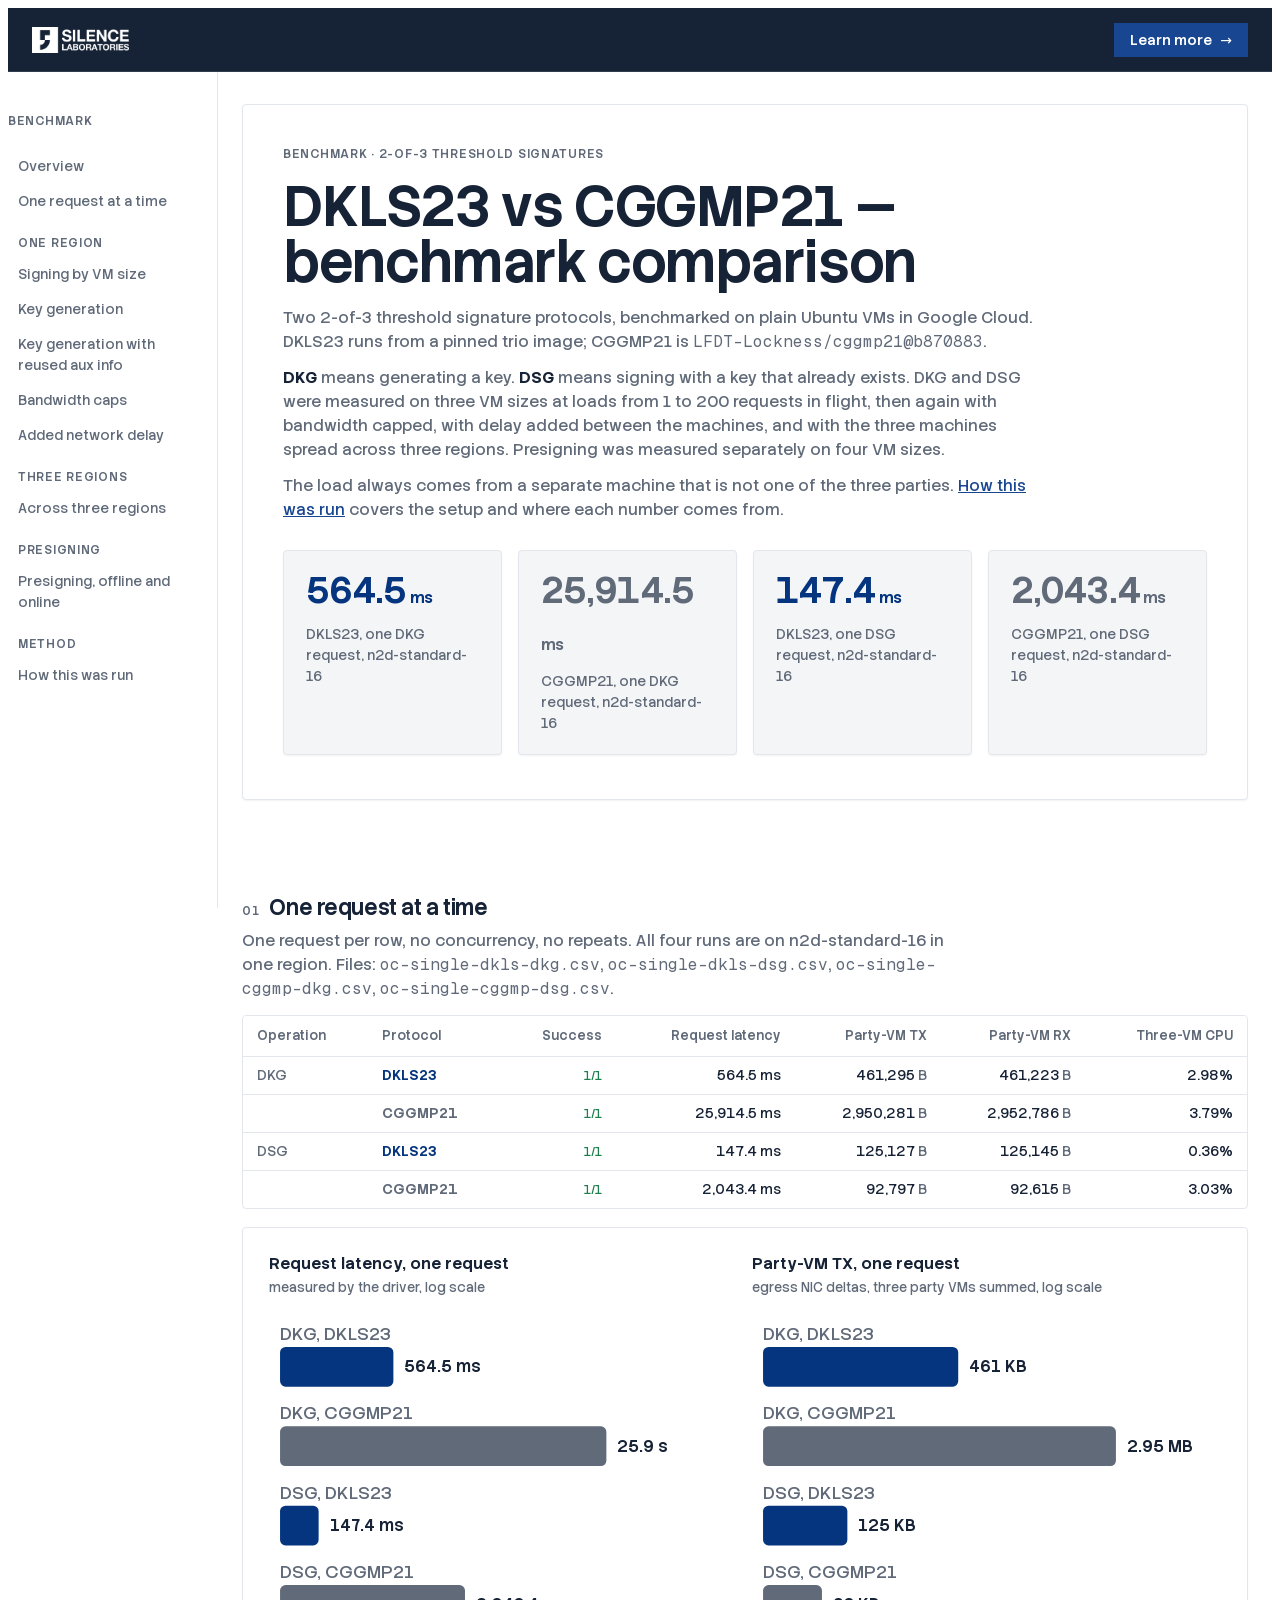
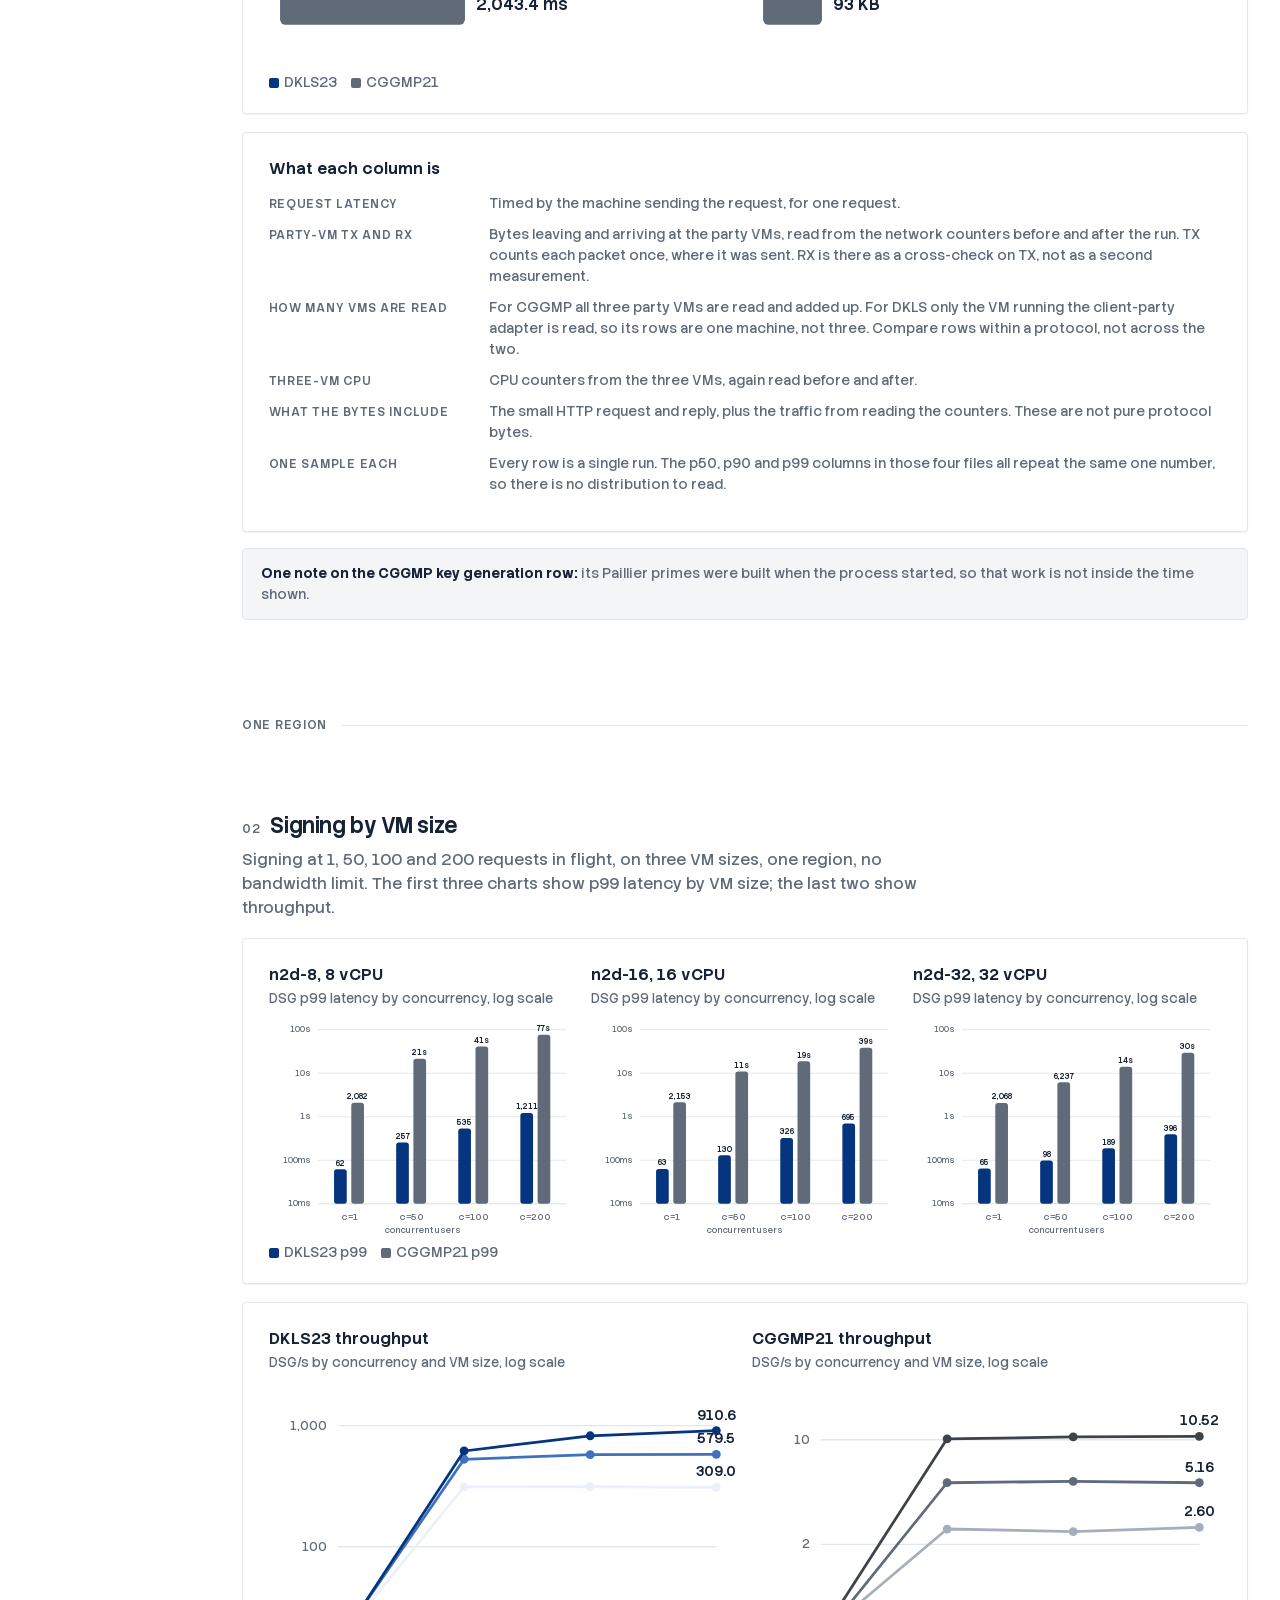
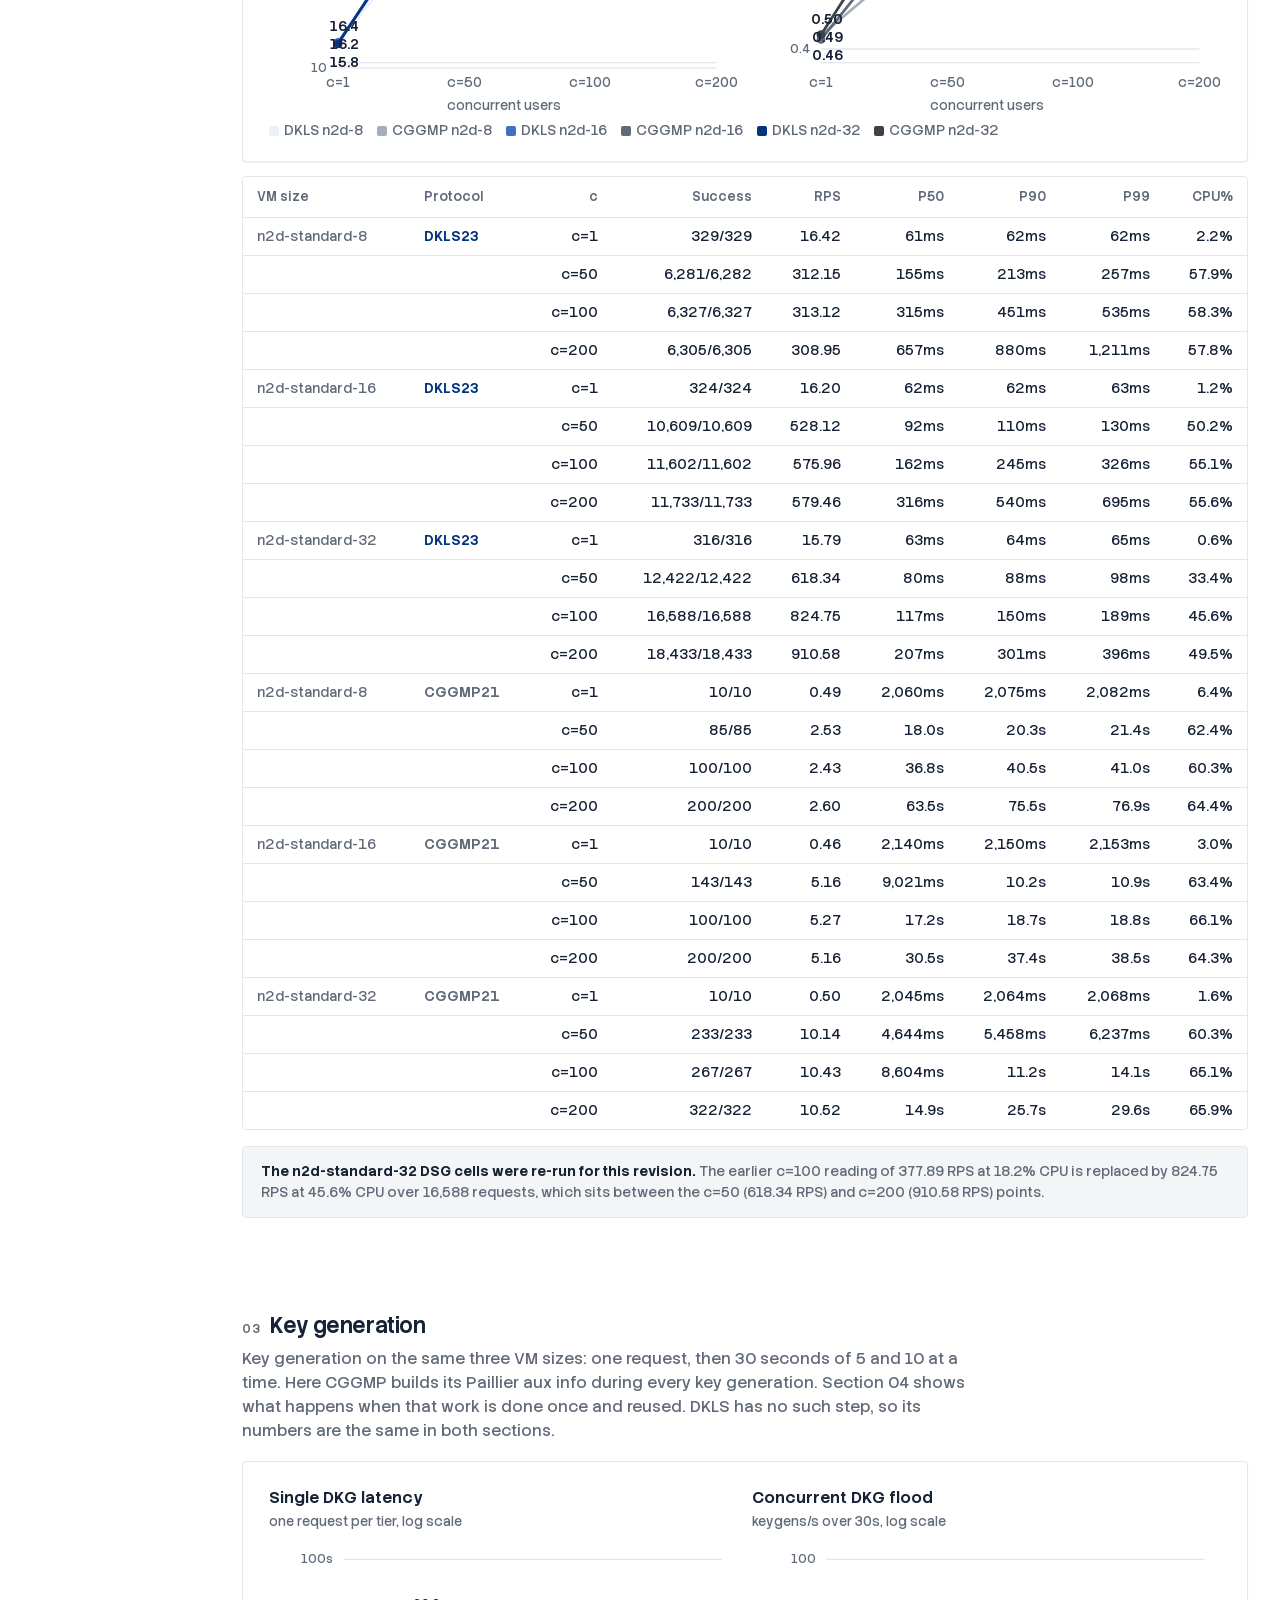
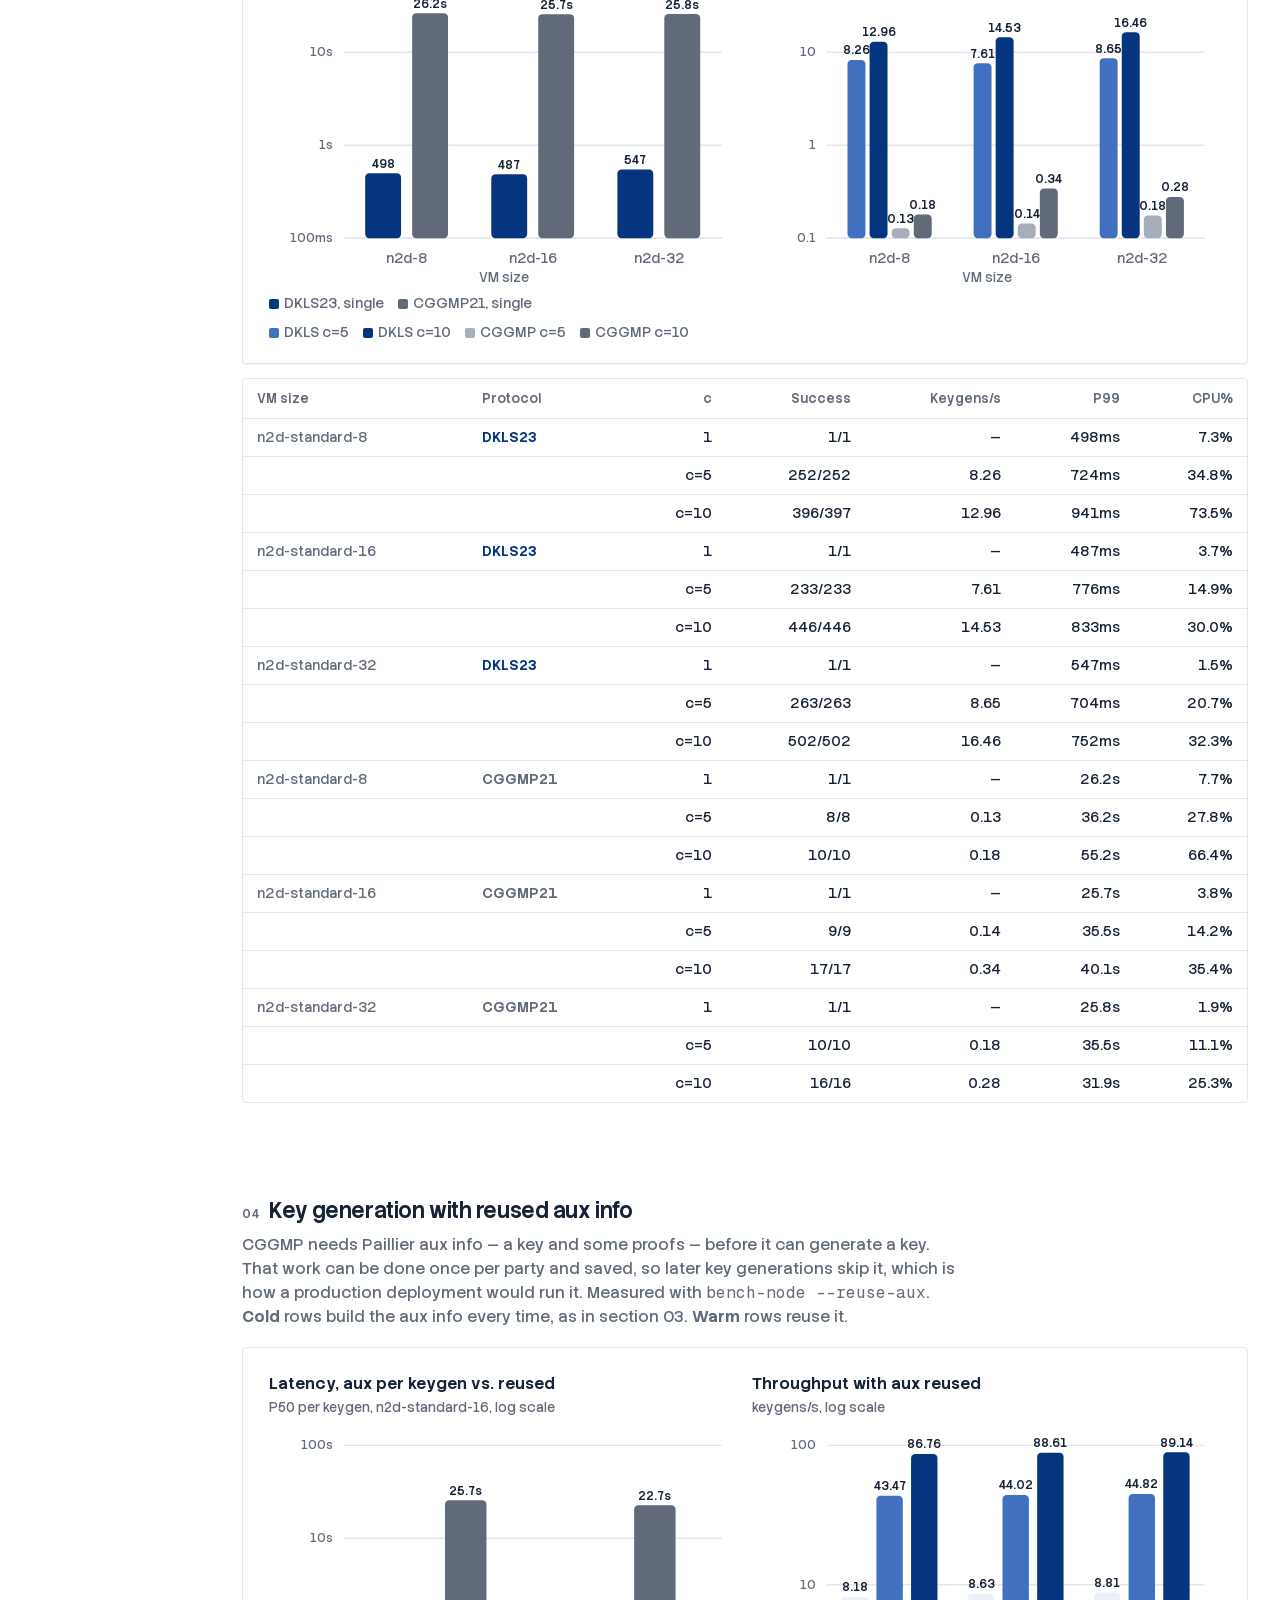
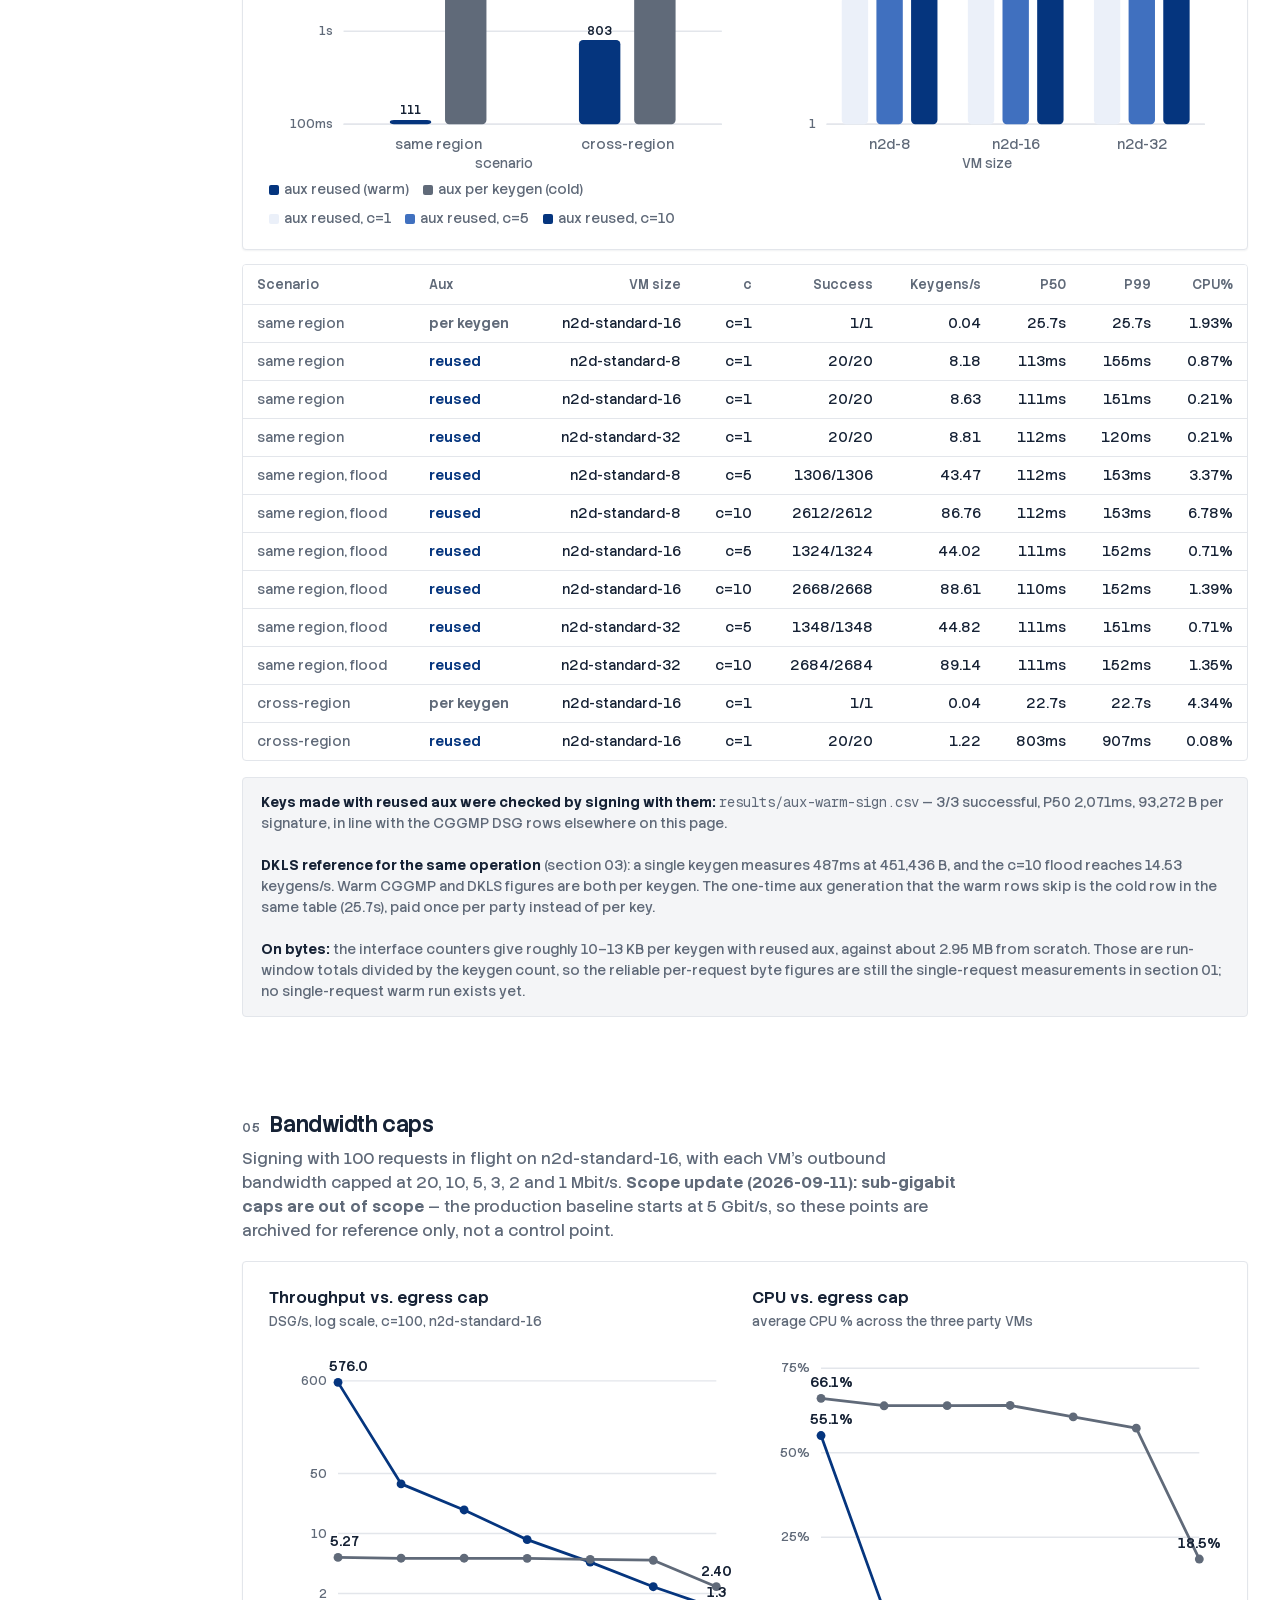
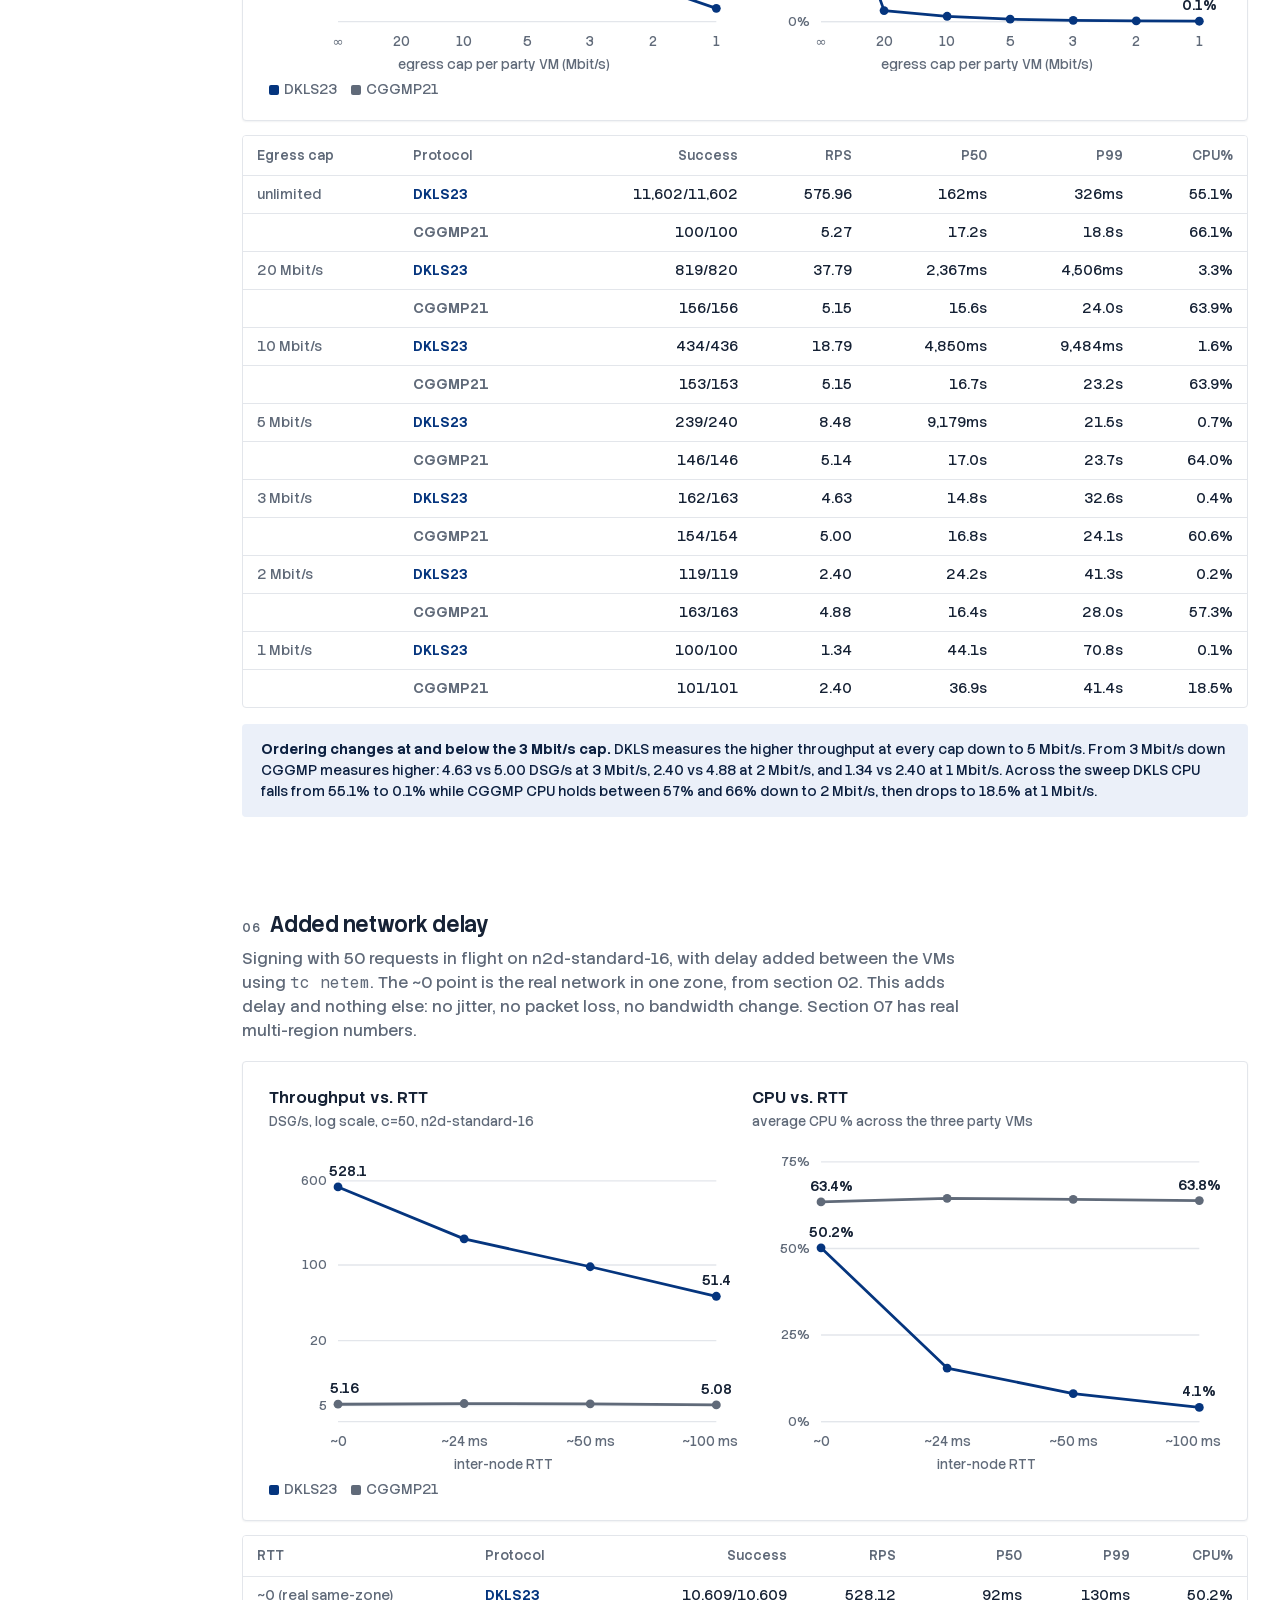
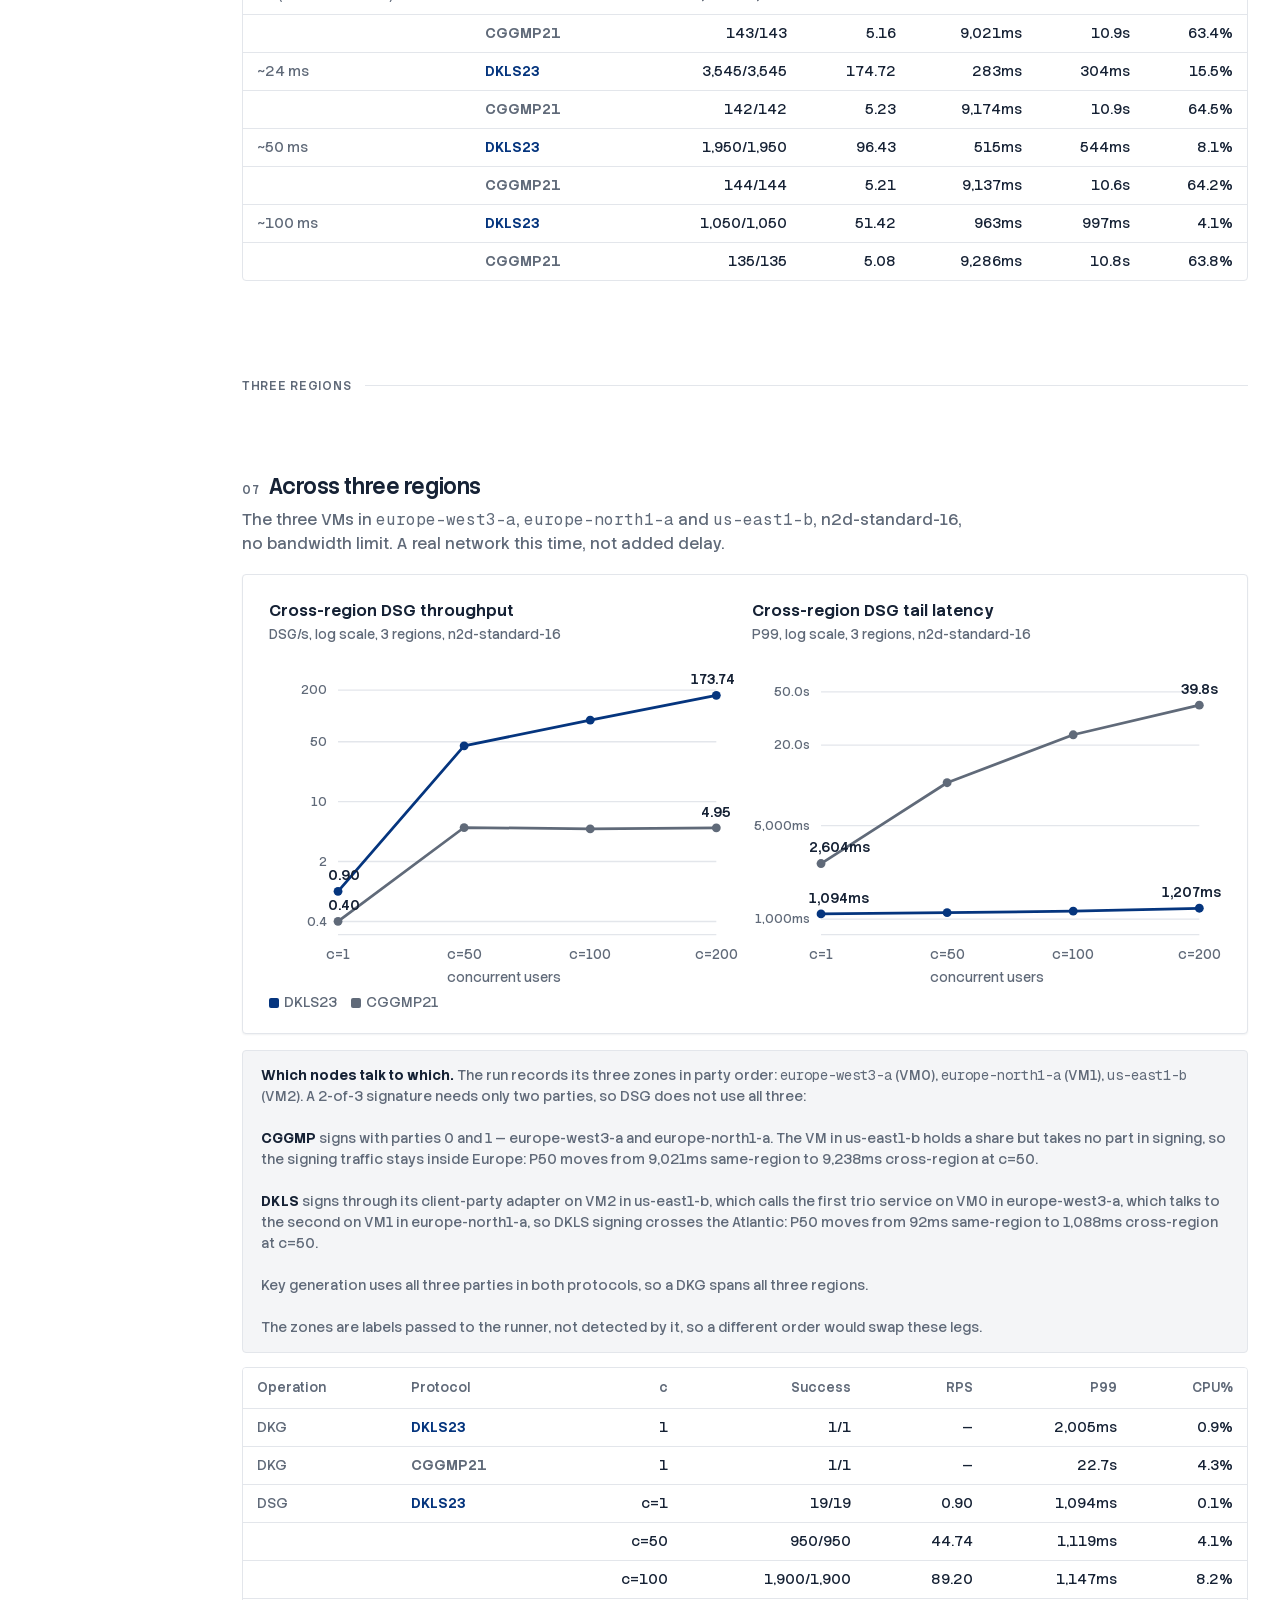
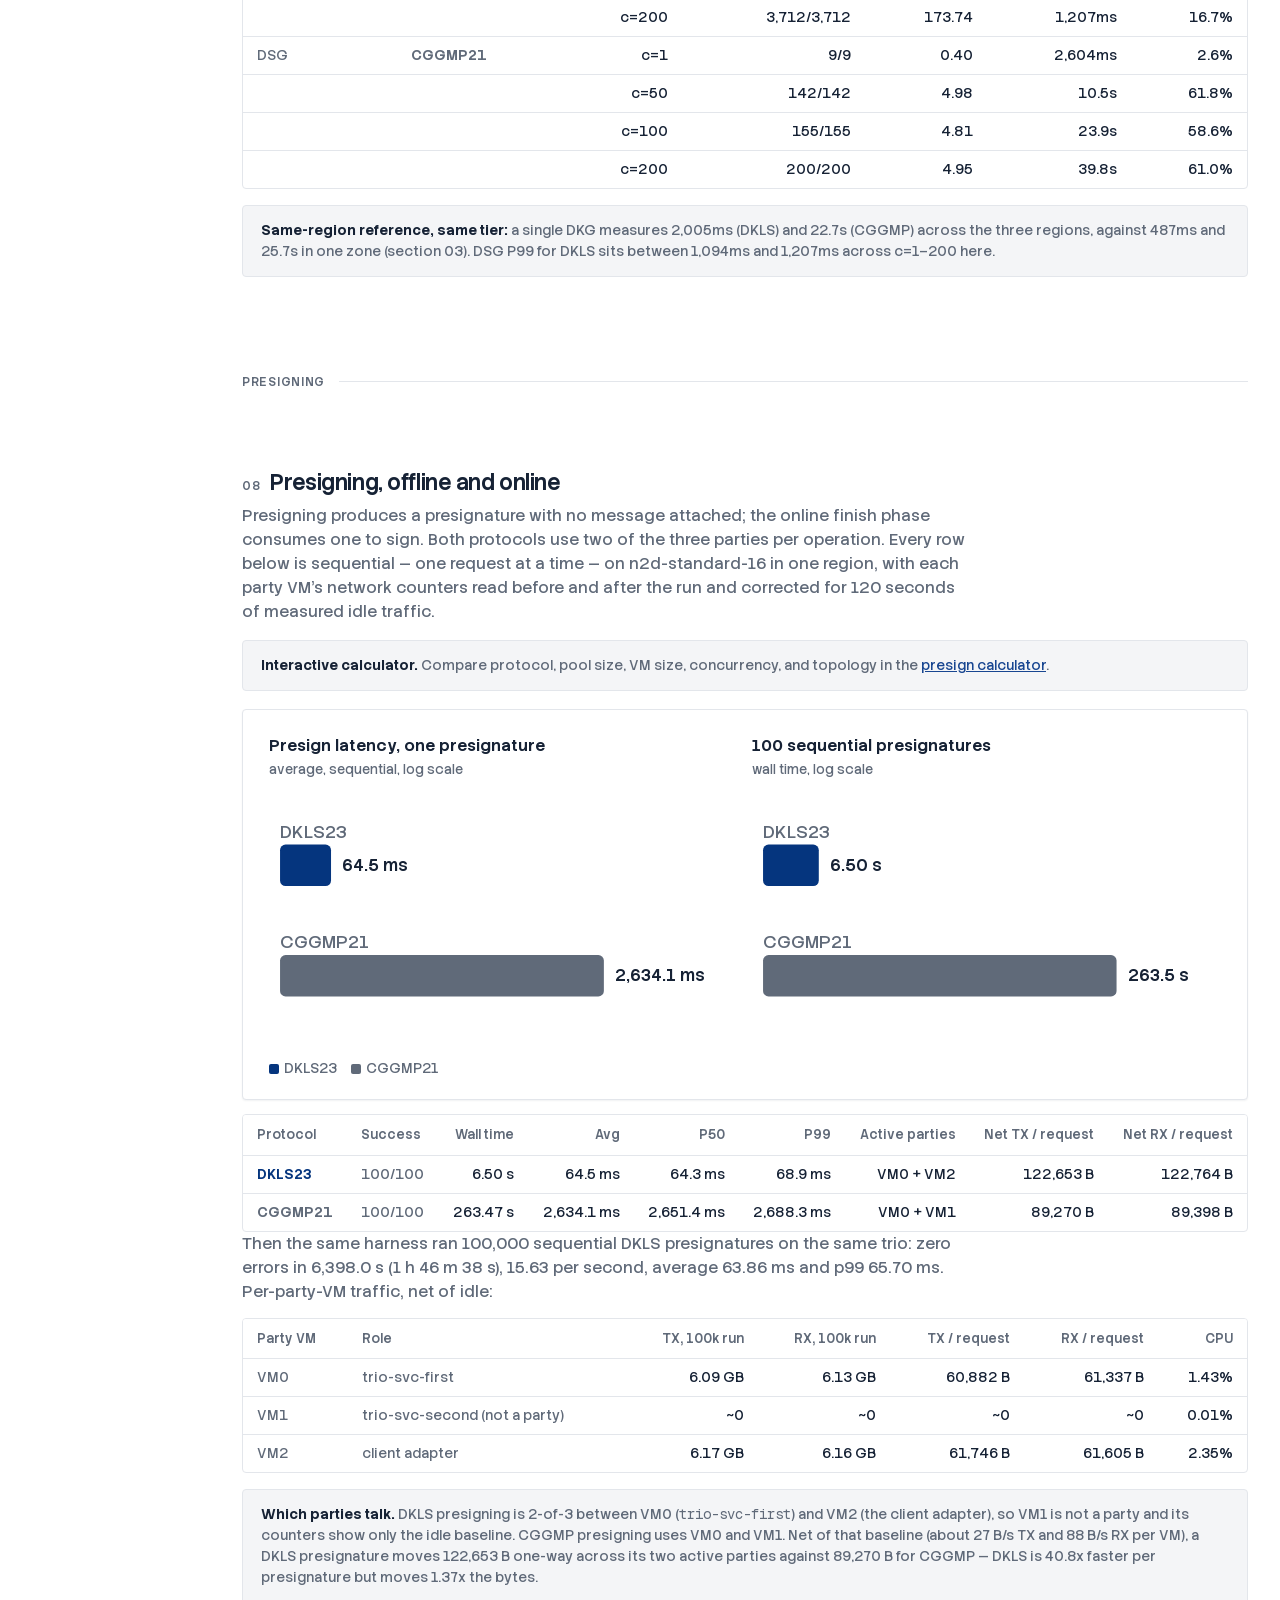
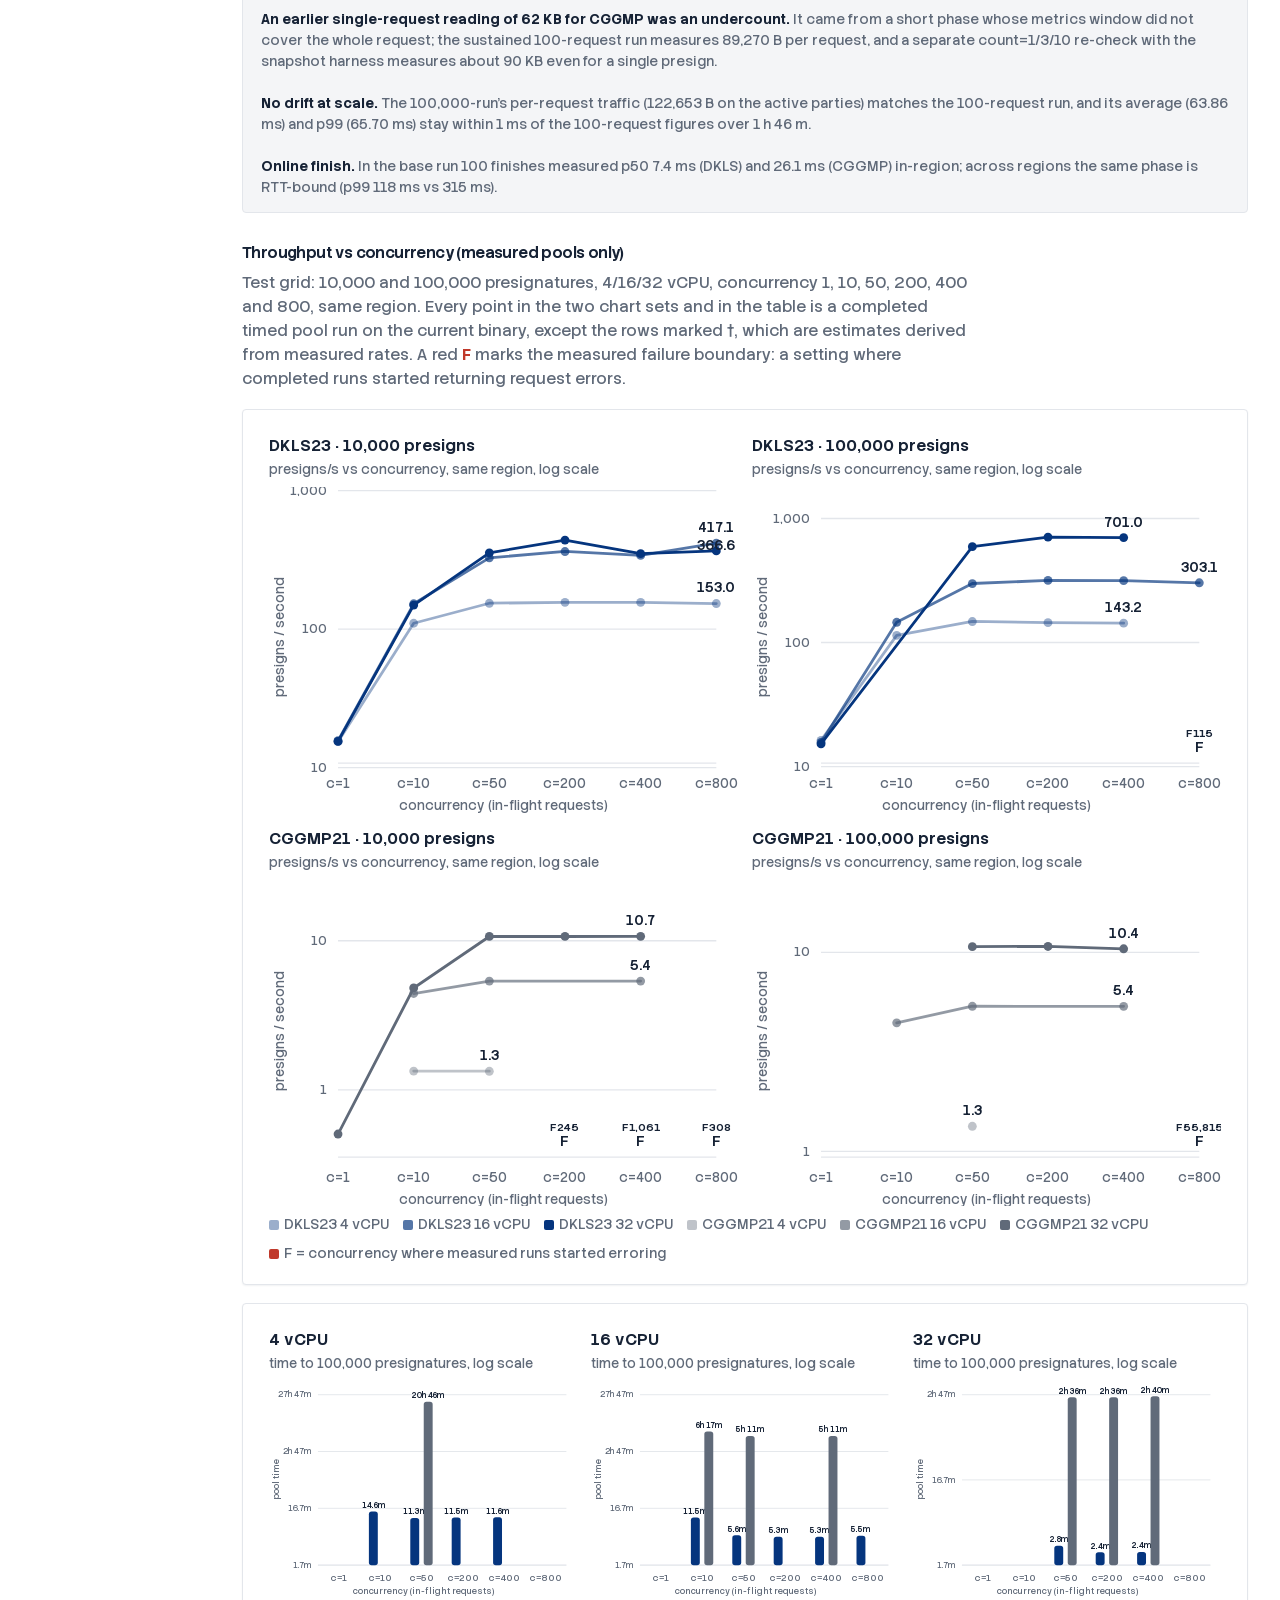
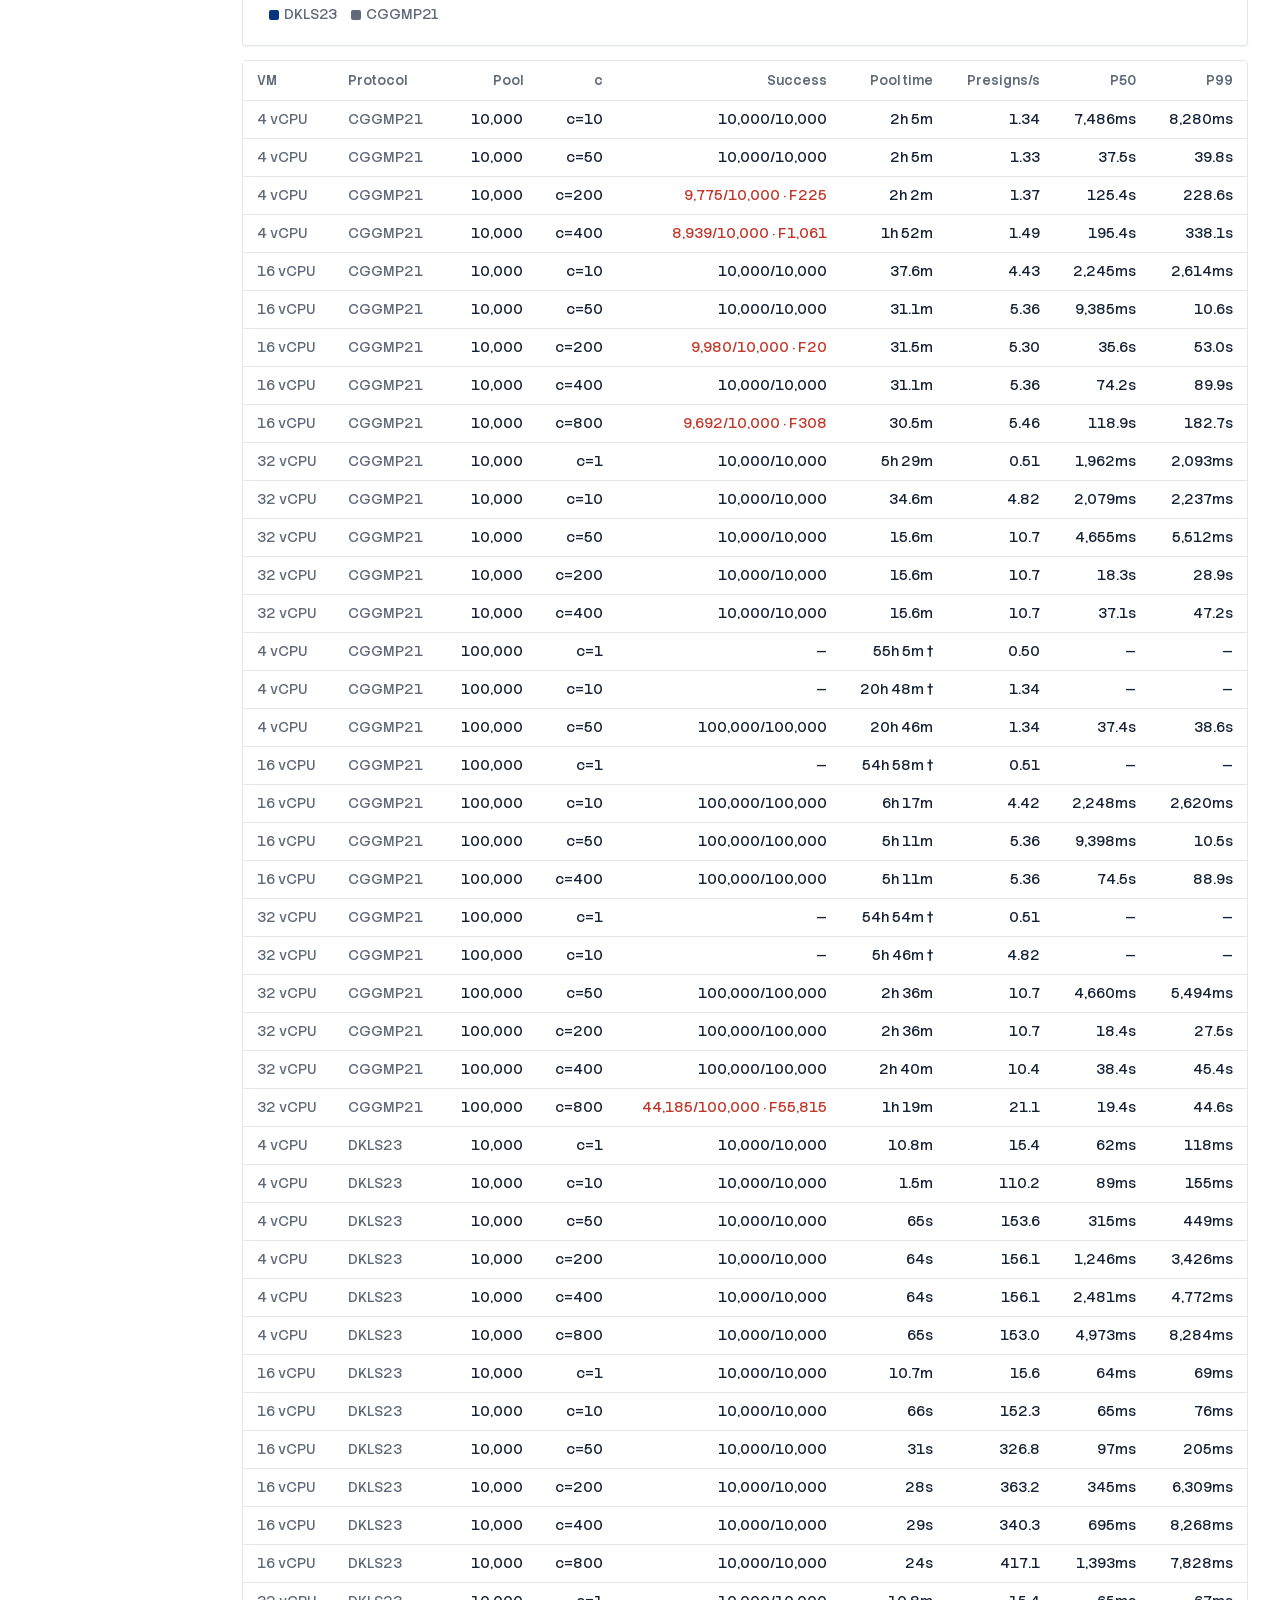
<file: index.html>
<!doctype html>
<html lang="en">
<head>
  <meta charset="utf-8">
  <meta name="viewport" content="width=device-width, initial-scale=1">
  <meta http-equiv="refresh" content="0; url=brandsl/">
  <link rel="canonical" href="https://silence-laboratories.github.io/threshold-bench-report/brandsl/">
  <title>DKLS23 vs CGGMP21 — benchmark comparison</title>
  <script>
    window.location.replace(`brandsl/${window.location.search}${window.location.hash}`);
  </script>
</head>
<body>
  <p><a href="brandsl/">Open the DKLS23 vs CGGMP21 benchmark report</a>.</p>
</body>
</html>
</file>
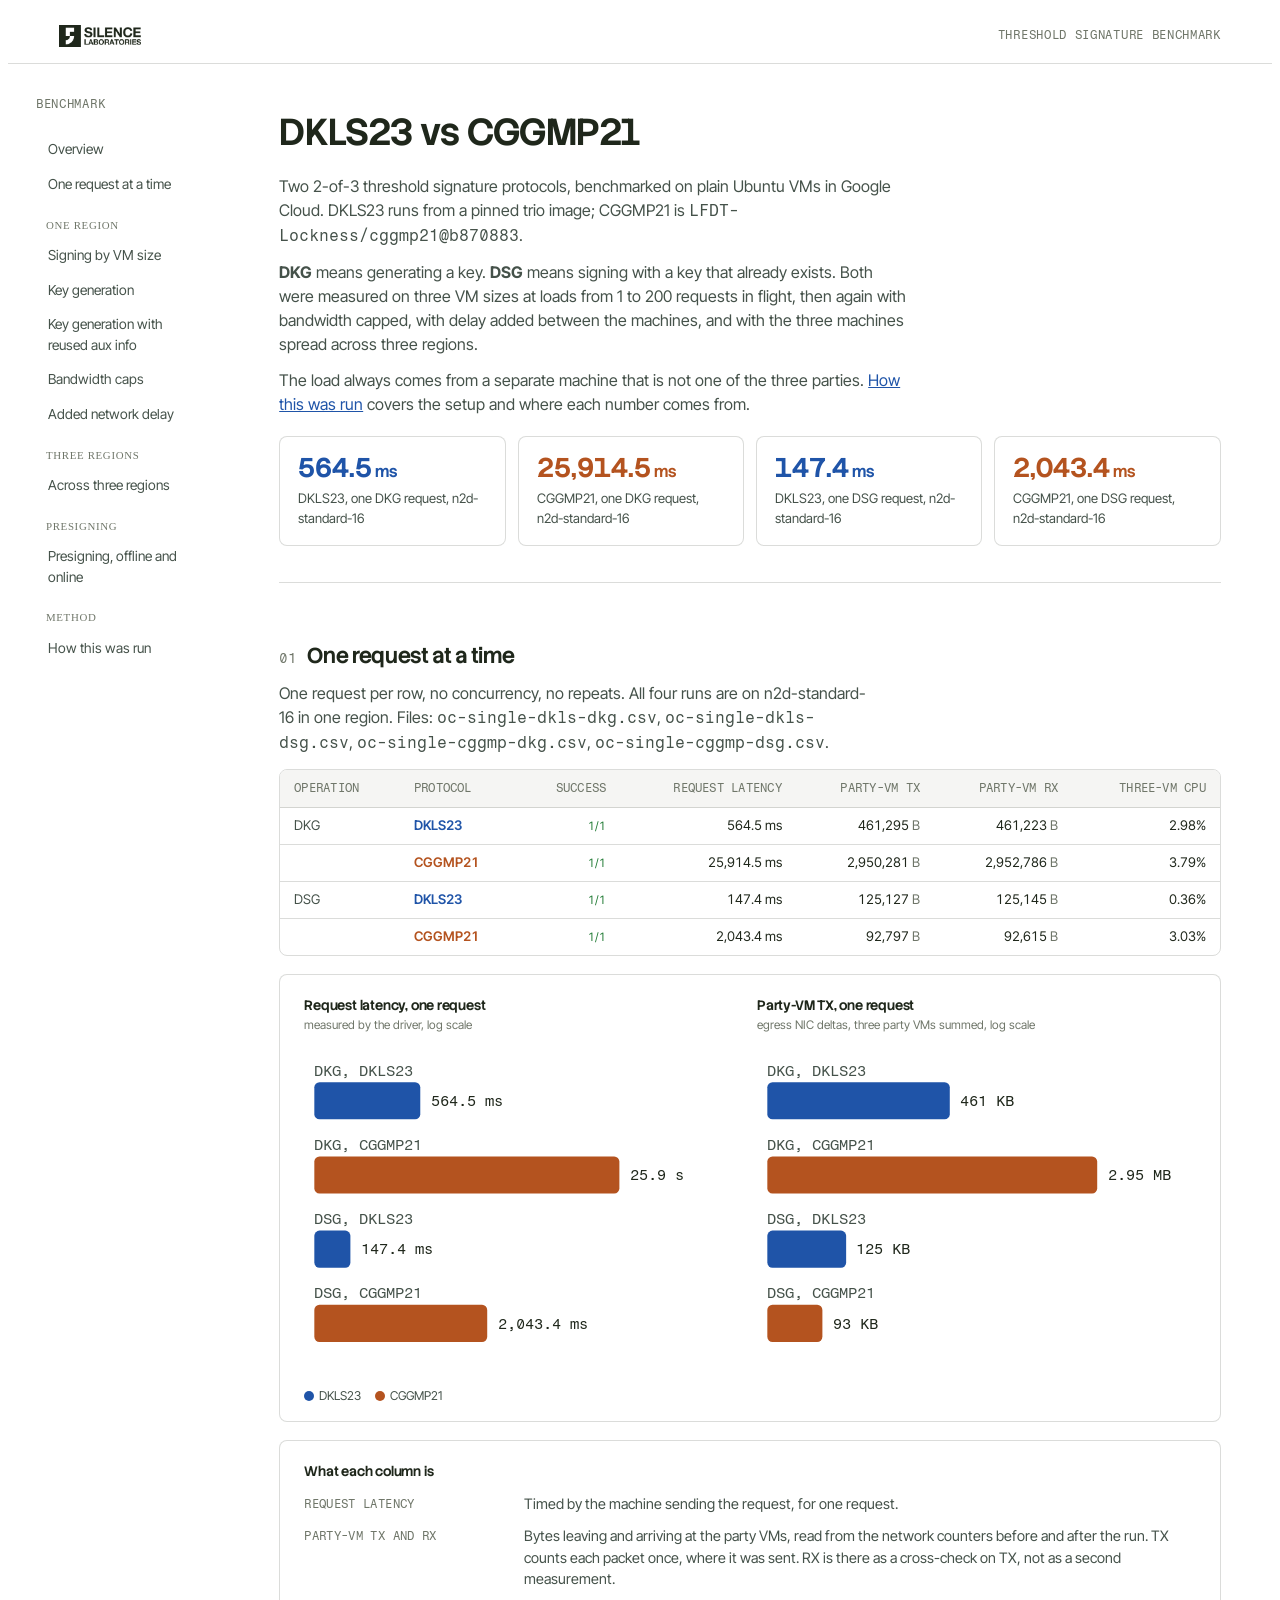
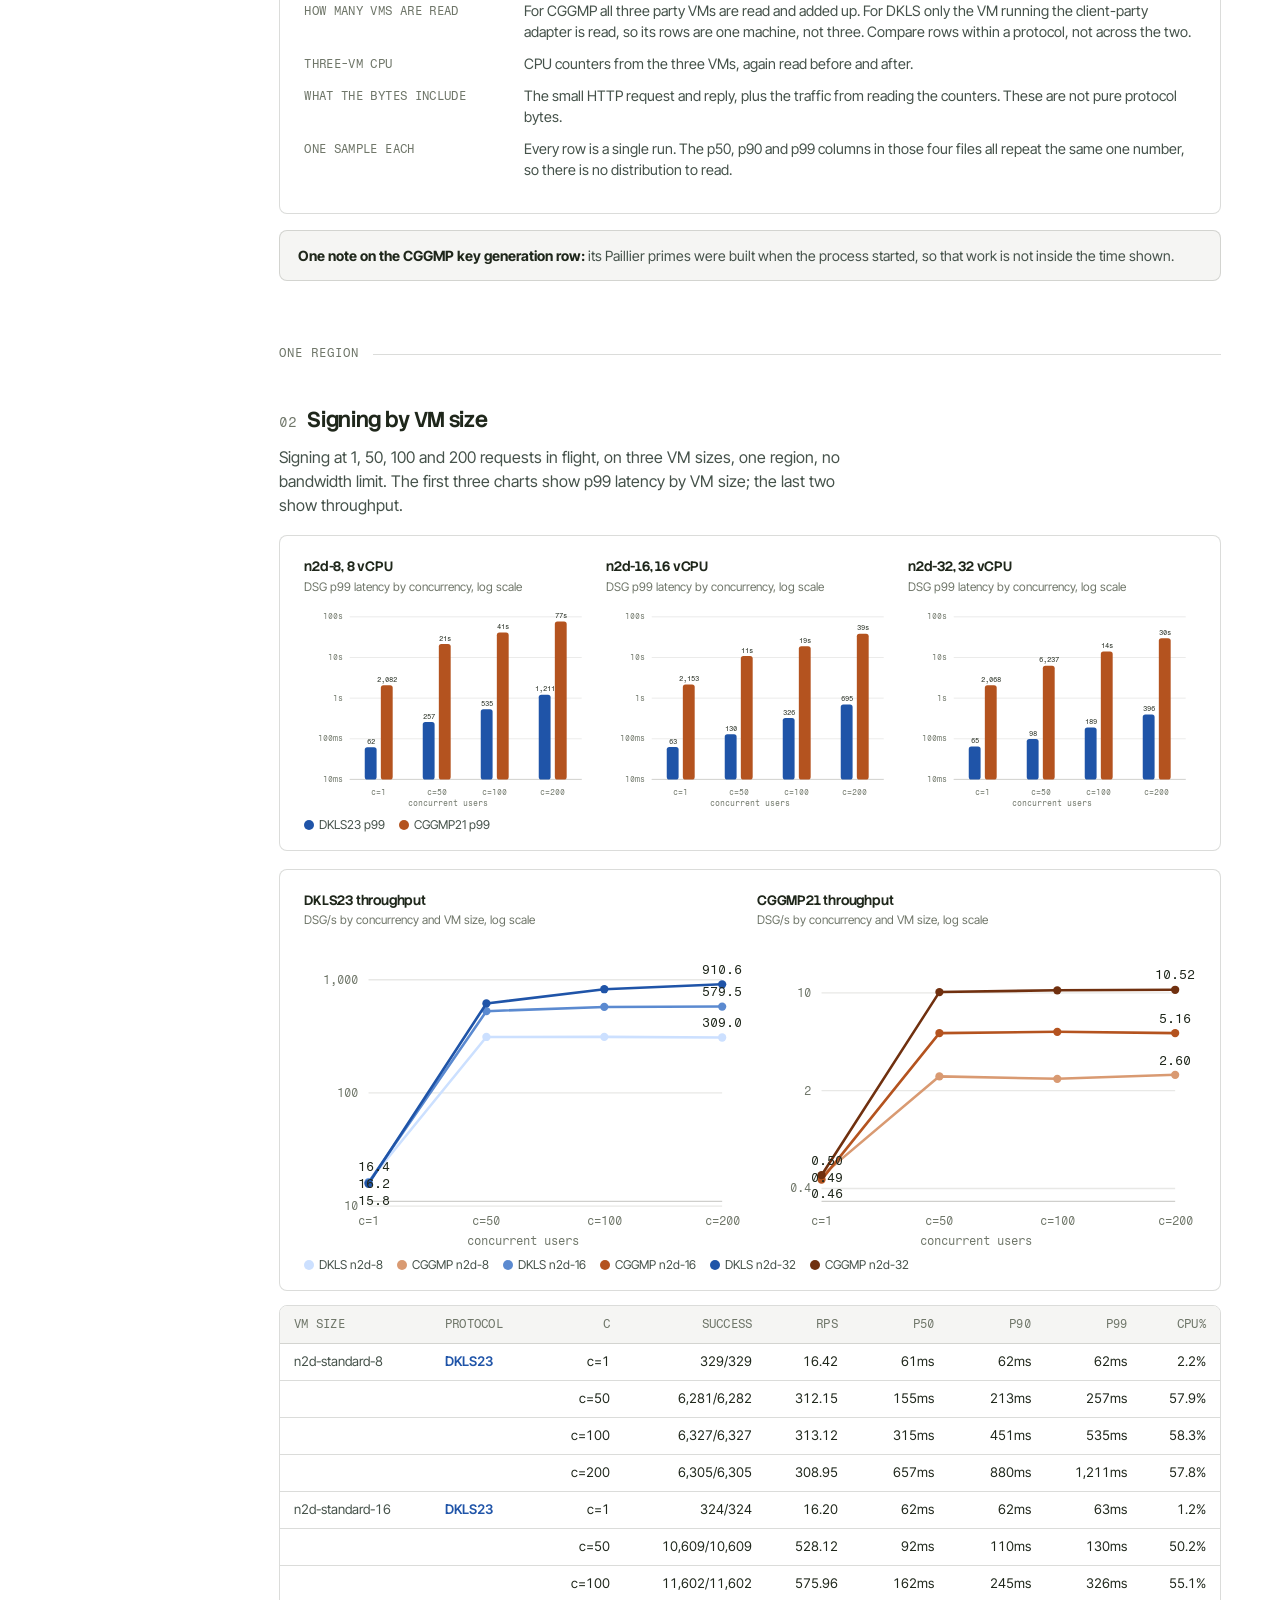
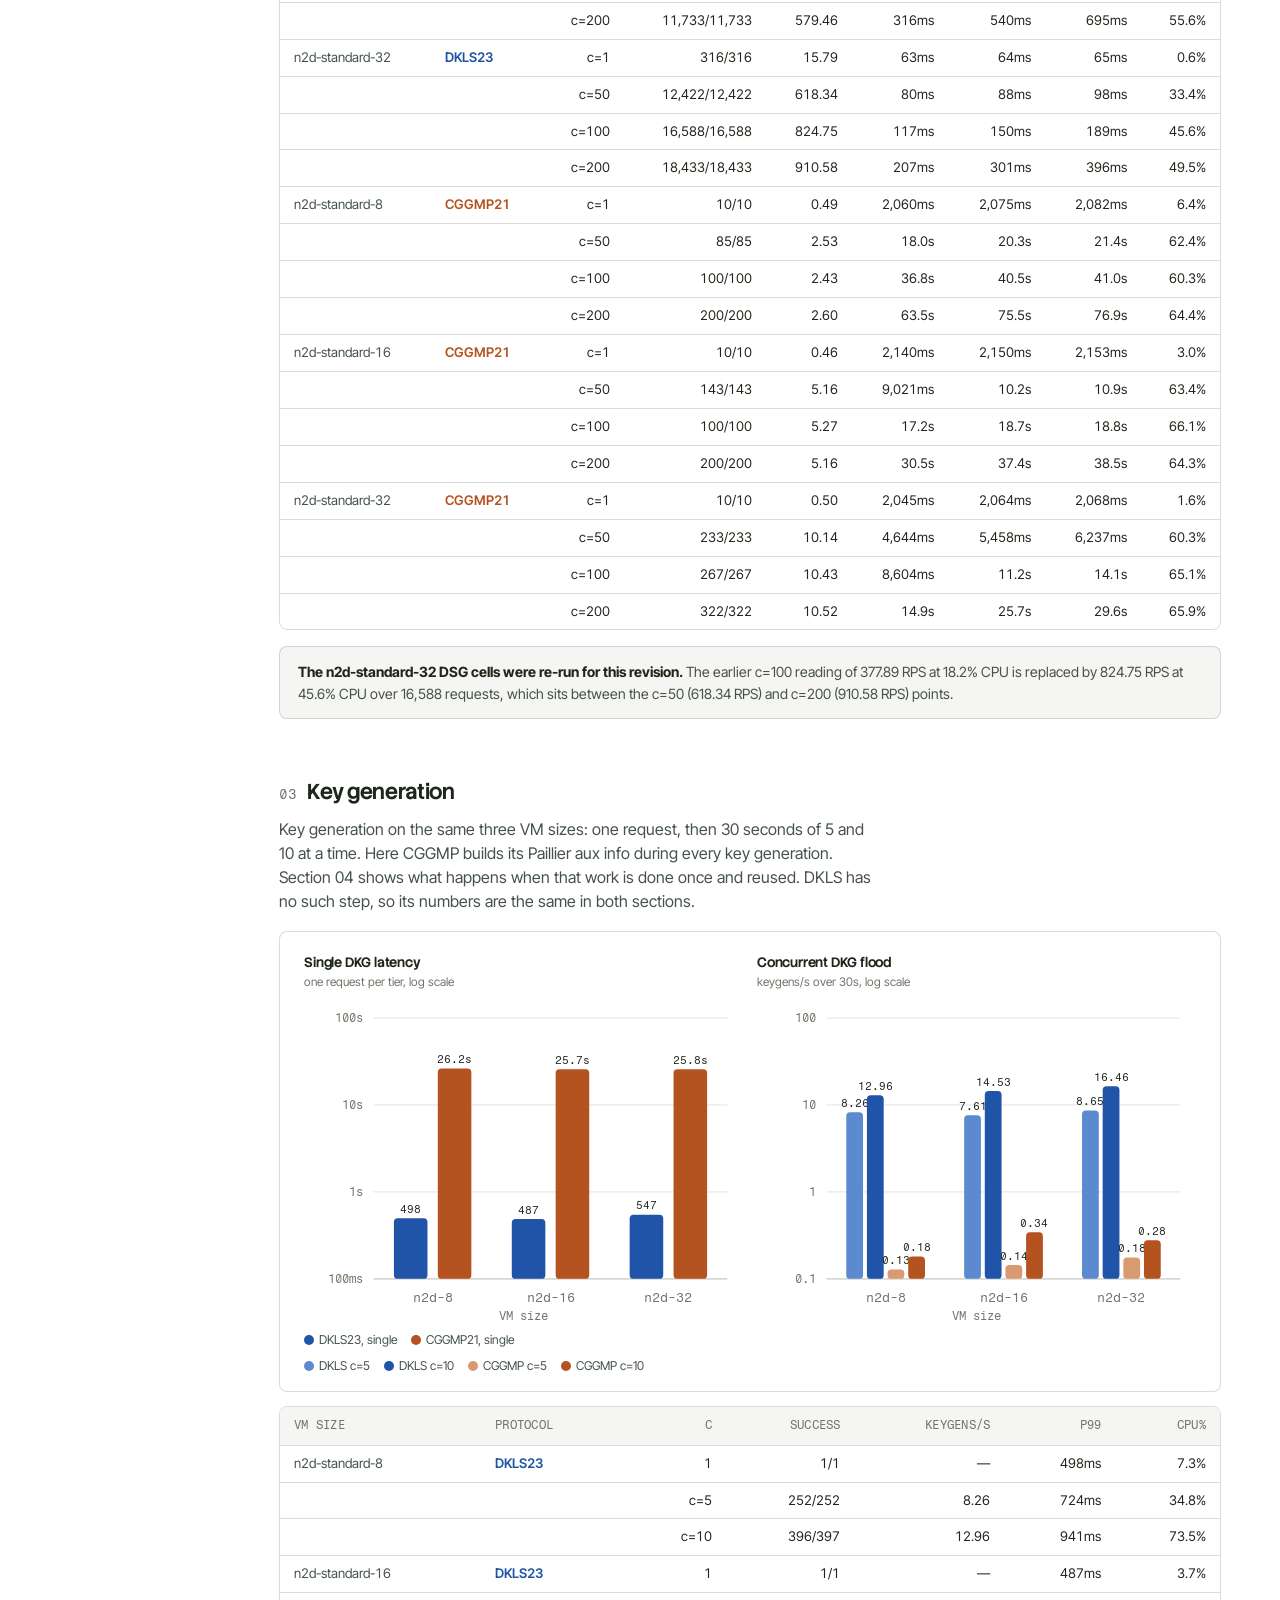
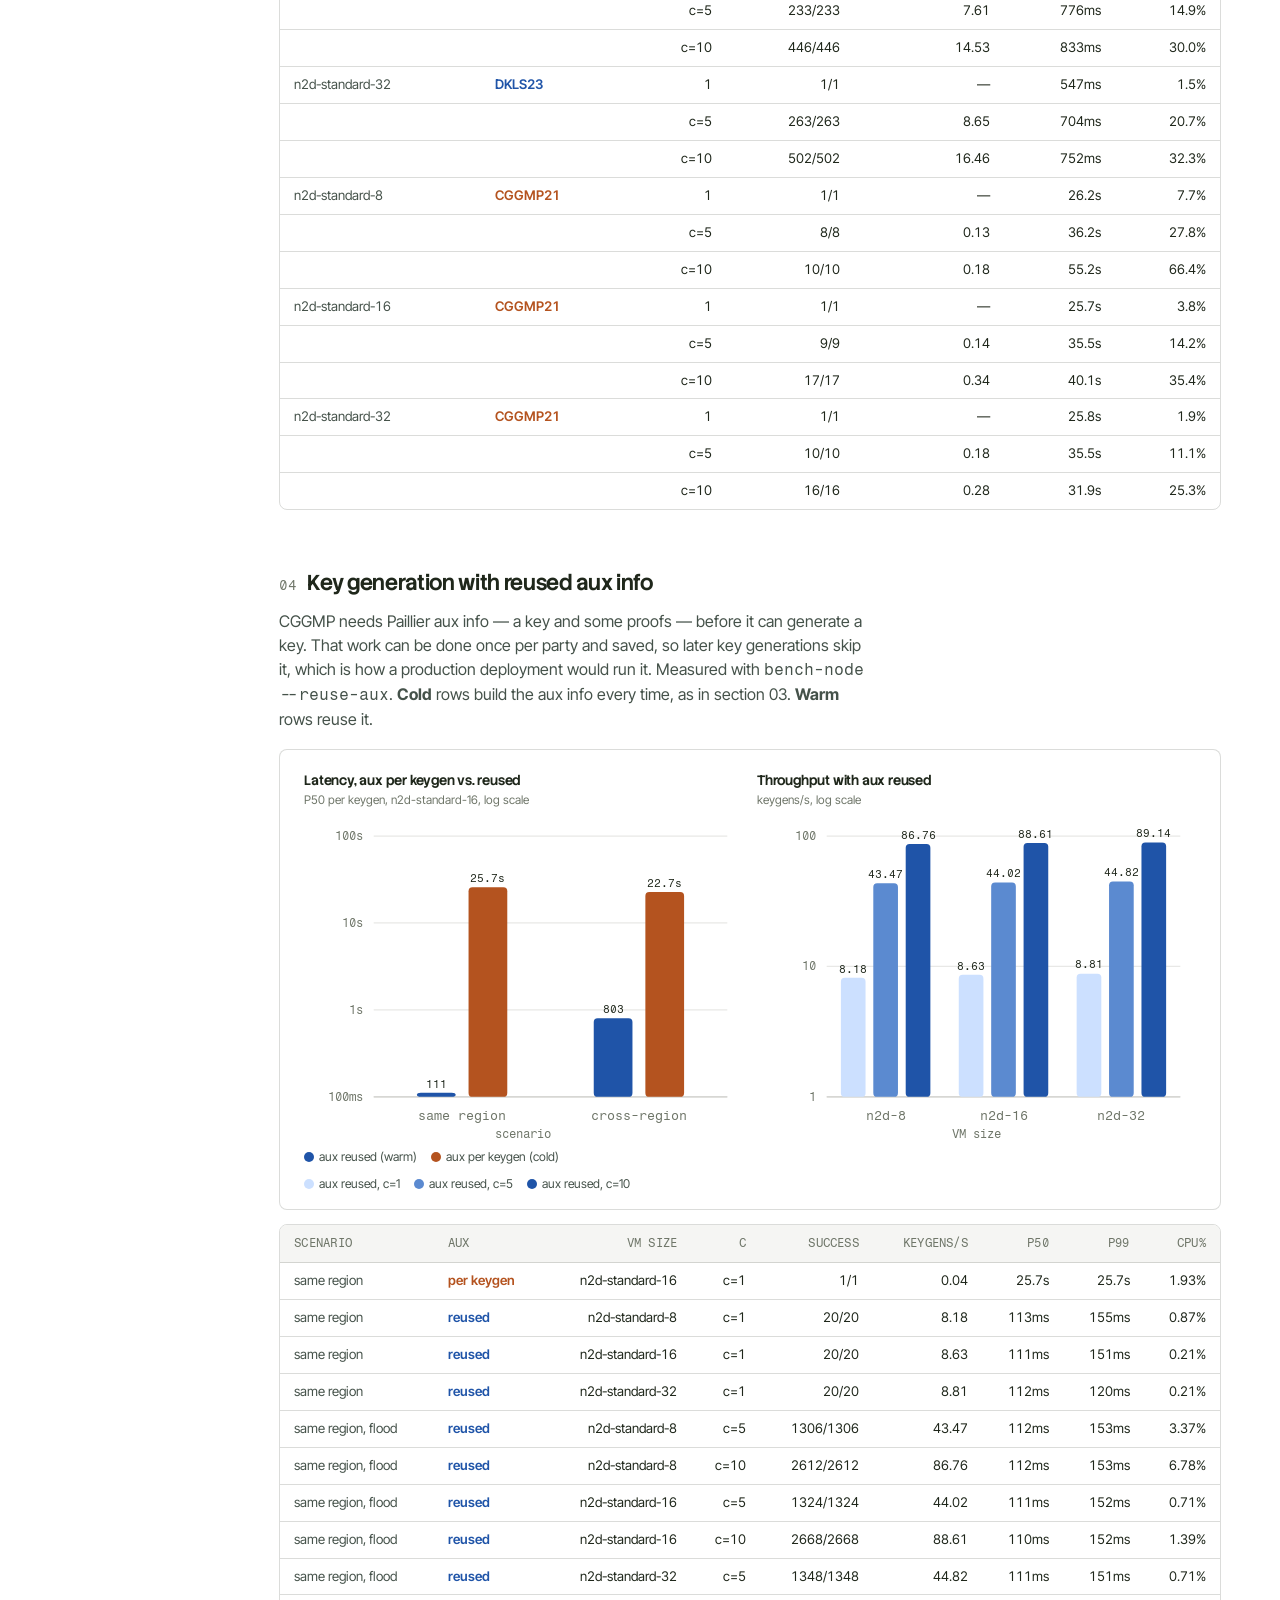
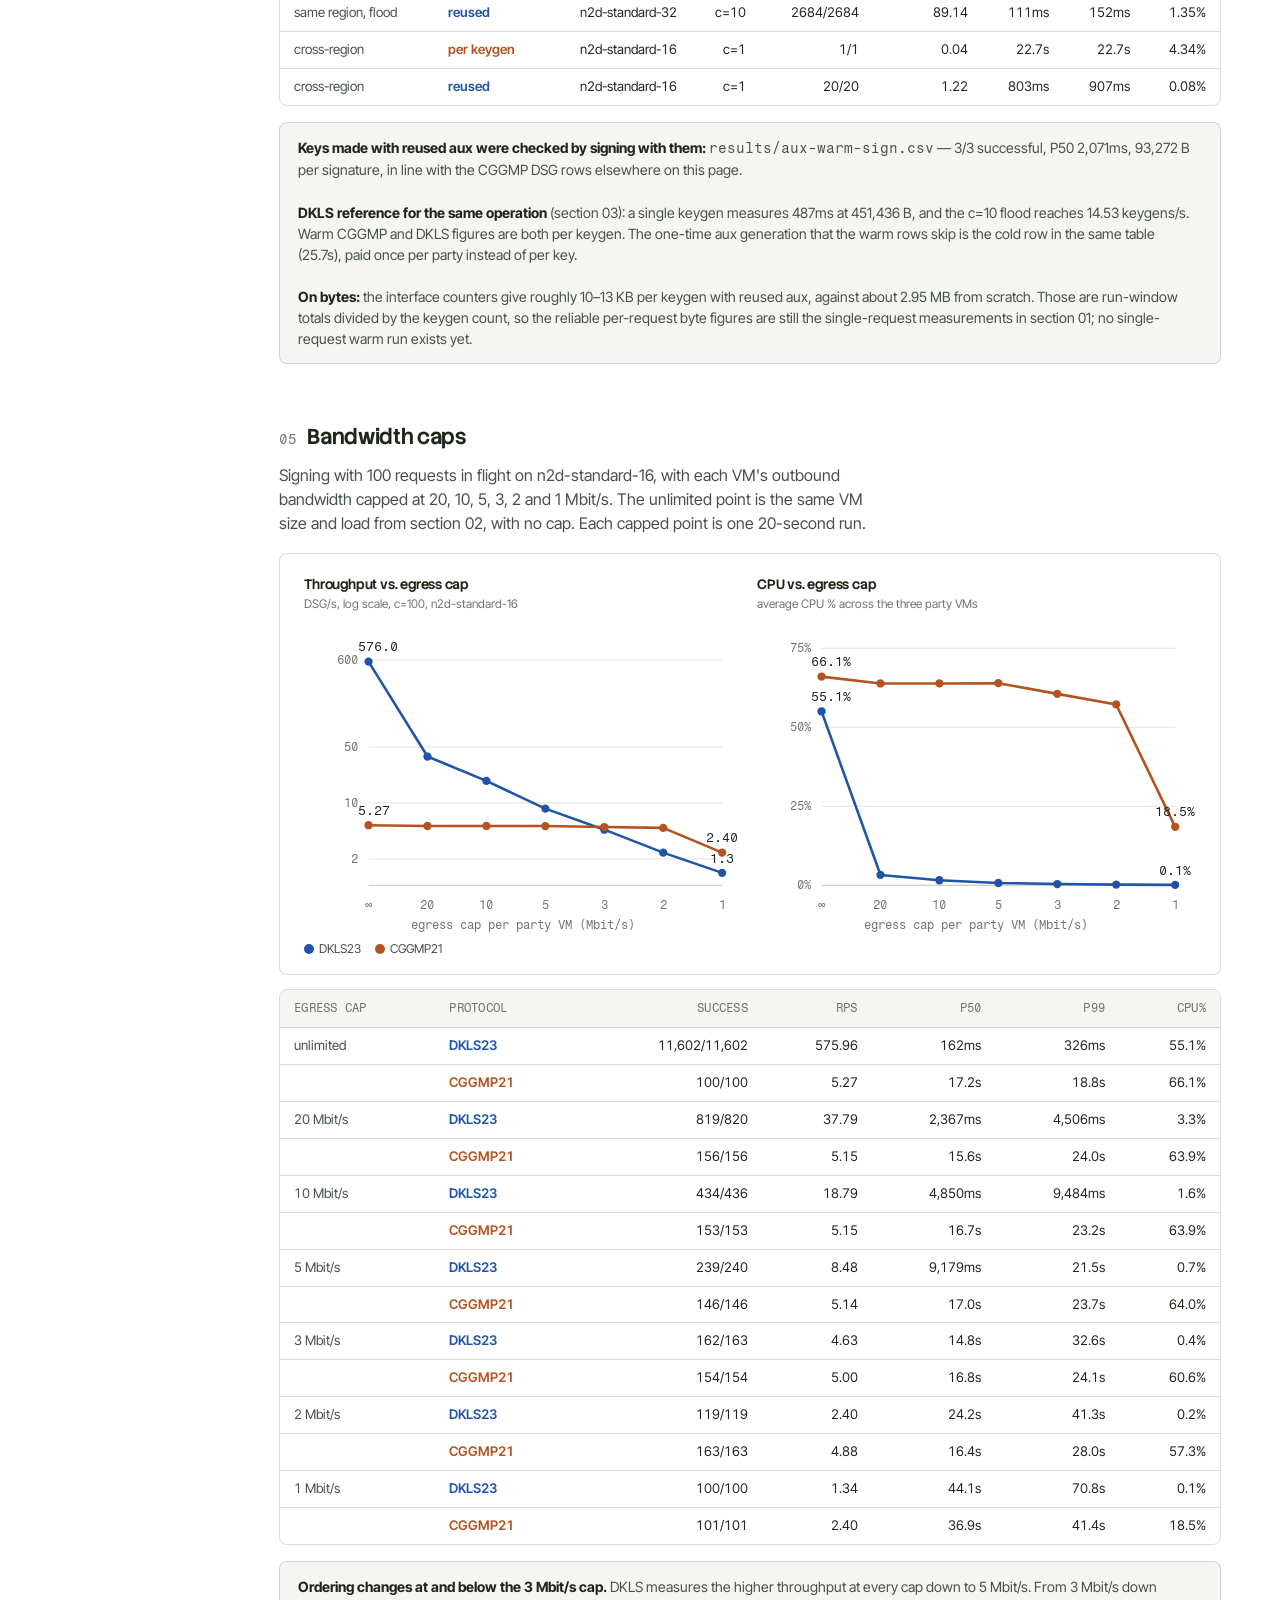
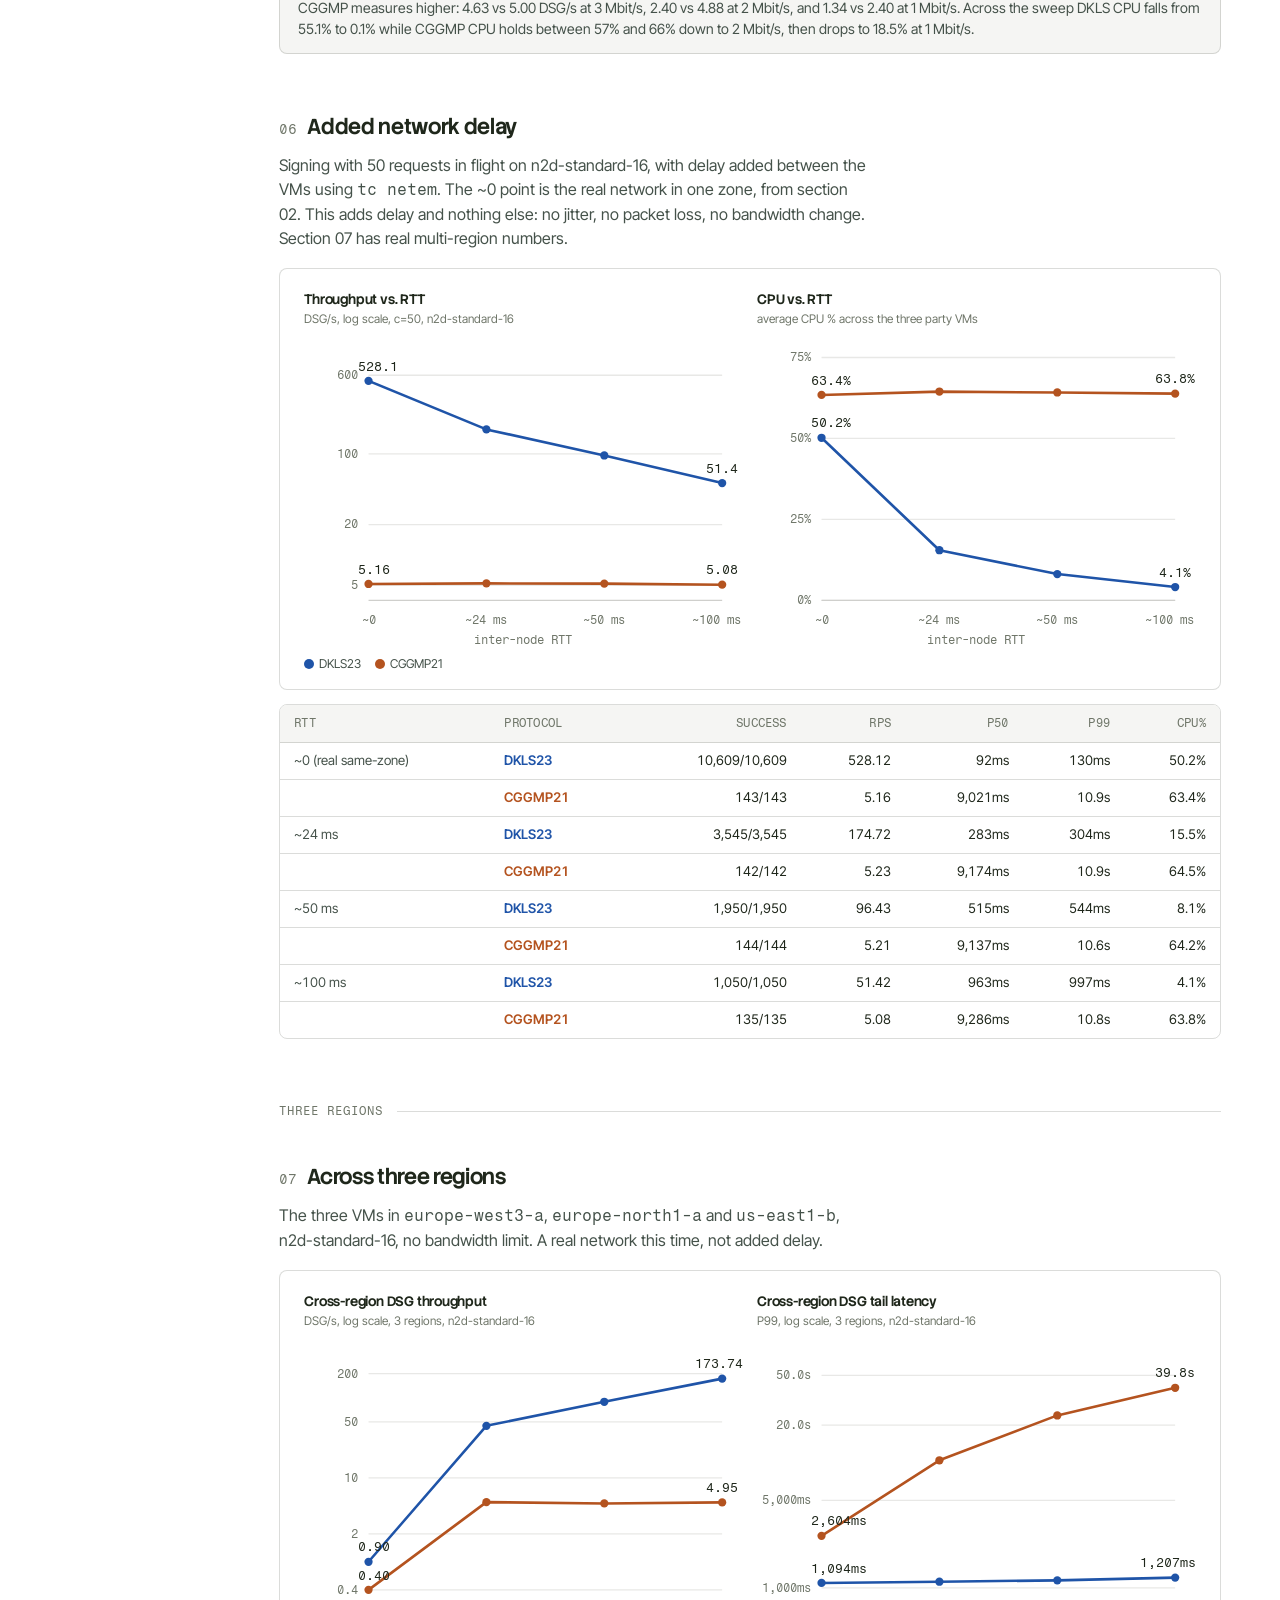
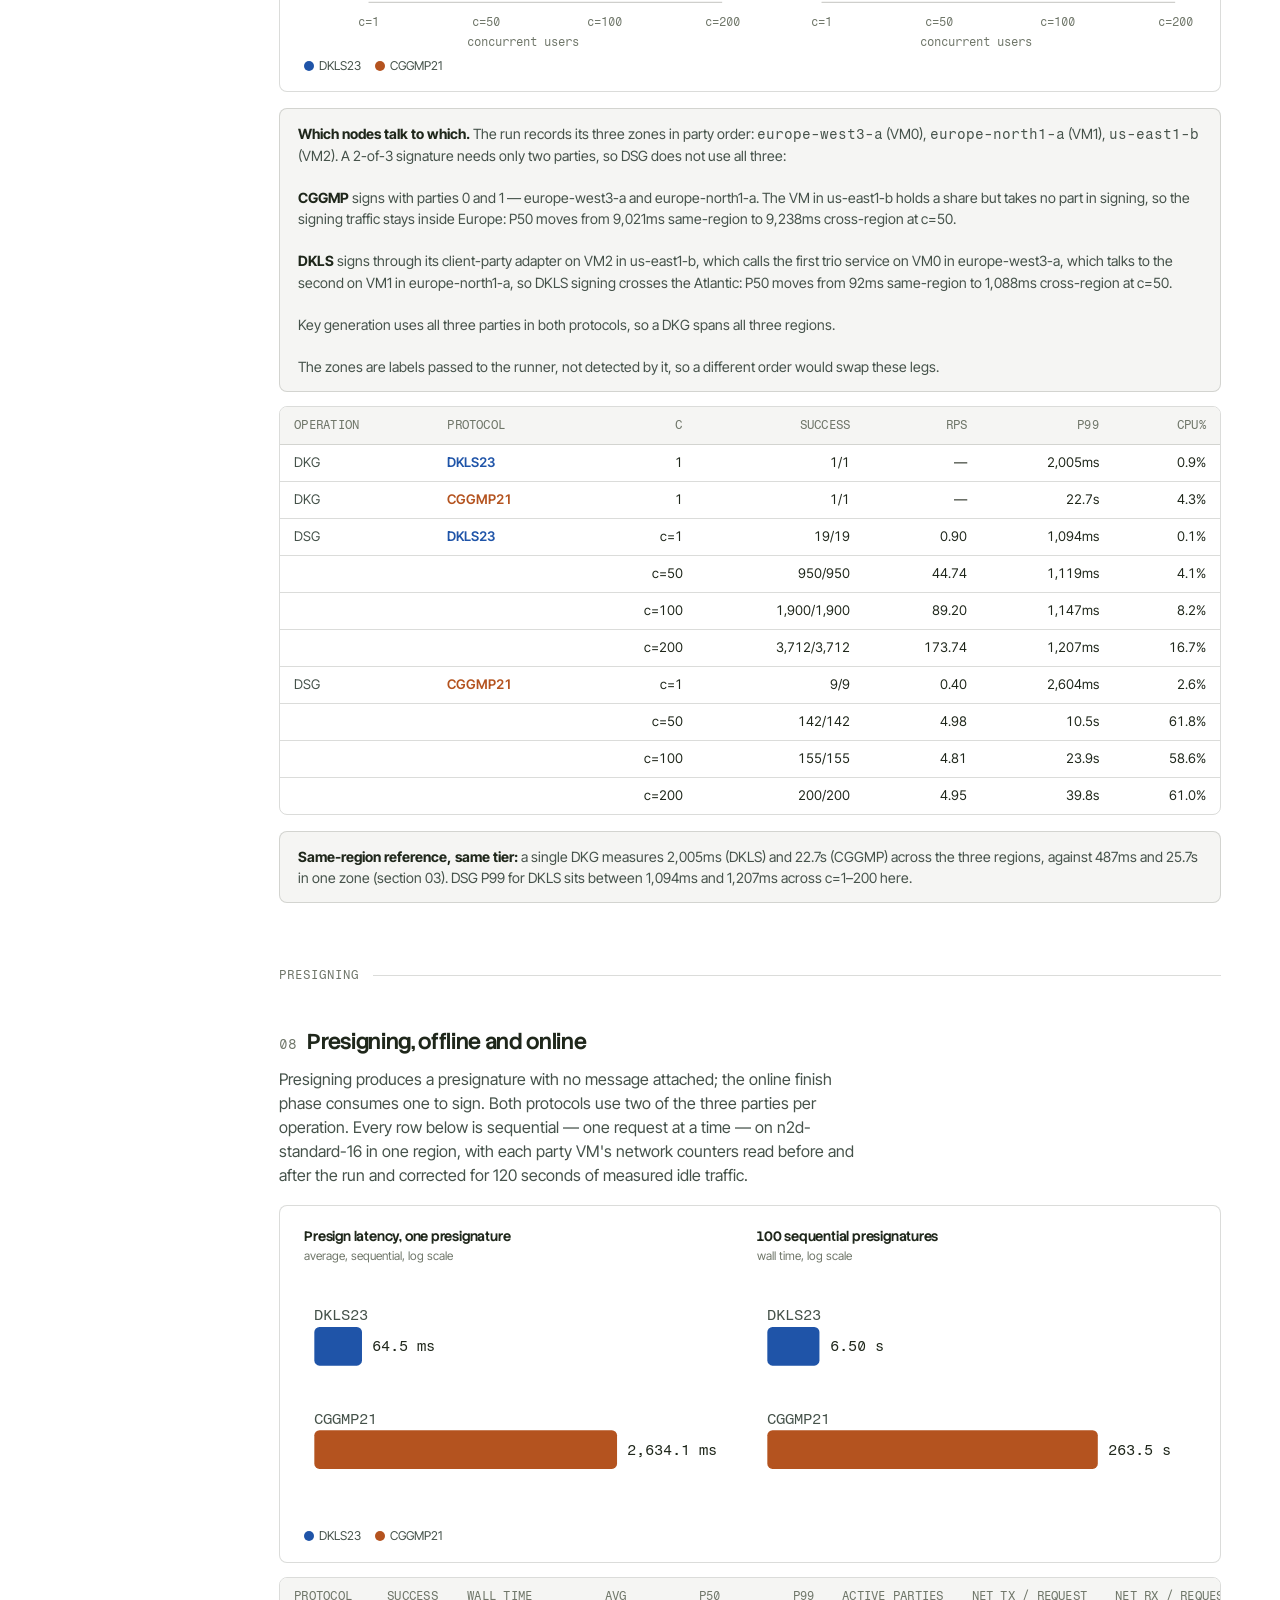
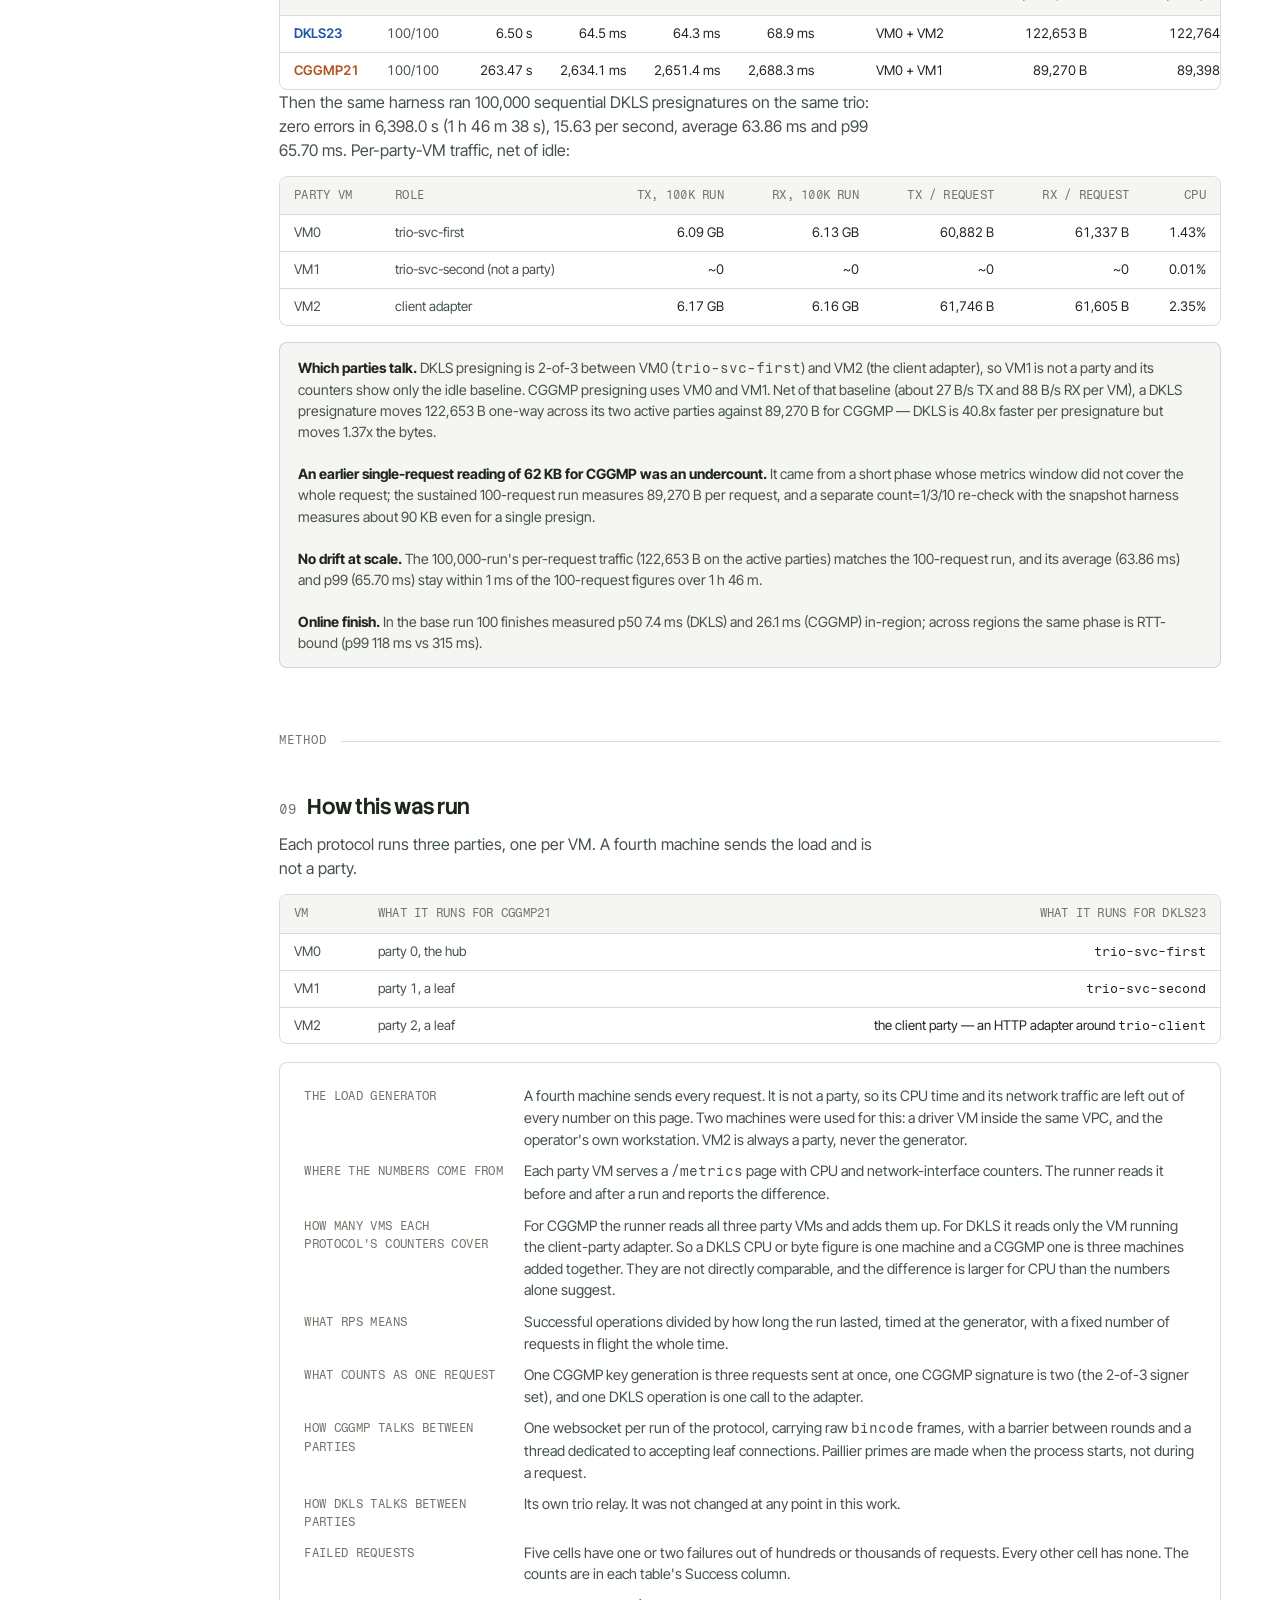
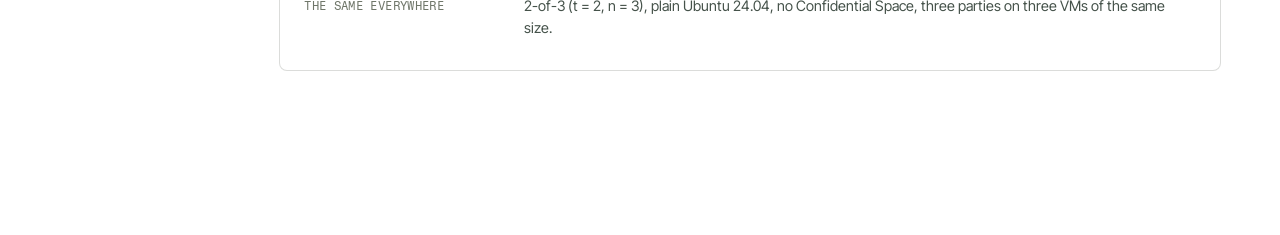
<file: brand/index.html>
<!DOCTYPE html>
<html lang="en">
<head>
<meta charset="utf-8">
<meta name="viewport" content="width=device-width, initial-scale=1">
<link rel="icon" type="image/png" href="favicon.png">
<title>DKLS23 vs CGGMP21 — 2-of-3 benchmark · Silence Laboratories</title>
<style>
  @import url('https://fonts.googleapis.com/css2?family=Inter+Tight:wght@400;500;600;700&family=Stack+Sans+Headline:wght@400;500;600;700&family=Fragment+Mono&display=swap');

  :root {
    color-scheme: light;
    --page:        #f9f9f7;
    --surface:     #fcfcfb;
    --surface-2:   #f3f2ee;
    --ink:         #0b0b0b;
    --ink-2:       #52514e;
    --muted:       #898781;
    --grid:        #e1e0d9;
    --baseline:    #c3c2b7;
    --border:      rgba(11,11,11,0.10);
    --dkls:        #2a78d6;
    --dkls-soft:   #6da7ec;
    --dkls-softer: #cde2fb;
    --dkls-deep:   #184f95;
    --cggmp:       #eb6834;
    --cggmp-soft:  #f2a37e;
    --cggmp-deep:  #a8360f;
    --good:        #006300;
  }
  @media (prefers-color-scheme: dark) {
    :root:not([data-theme="light"]) {
      color-scheme: dark;
      --page:        #0d0d0d;
      --surface:     #1a1a19;
      --surface-2:   #201f1d;
      --ink:         #ffffff;
      --ink-2:       #c3c2b7;
      --muted:       #8f8d87;
      --grid:        #2c2c2a;
      --baseline:    #383835;
      --border:      rgba(255,255,255,0.12);
      --dkls:        #3987e5;
      --dkls-soft:   #2a78d6;
      --dkls-softer: #184f95;
      --dkls-deep:   #86b6ef;
      --cggmp:       #d95926;
      --cggmp-soft:  #a54a24;
      --cggmp-deep:  #f08d63;
      --good:        #0ca30c;
    }
  }
  :root[data-theme="dark"] {
    color-scheme: dark;
    --page:        #0d0d0d;
    --surface:     #1a1a19;
    --surface-2:   #201f1d;
    --ink:         #ffffff;
    --ink-2:       #c3c2b7;
    --muted:       #8f8d87;
    --grid:        #2c2c2a;
    --baseline:    #383835;
    --border:      rgba(255,255,255,0.12);
    --dkls:        #3987e5;
    --dkls-soft:   #2a78d6;
    --dkls-softer: #184f95;
    --dkls-deep:   #86b6ef;
    --cggmp:       #d95926;
    --cggmp-soft:  #a54a24;
    --cggmp-deep:  #f08d63;
    --good:        #0ca30c;
  }

  * { box-sizing: border-box; }
  body {
    background: var(--page);
    color: var(--ink);
    font-family: "IBM Plex Sans", system-ui, -apple-system, "Segoe UI", sans-serif;
    line-height: 1.5;
  }
  .mono { font-family: "IBM Plex Mono", ui-monospace, "SF Mono", Menlo, monospace; }
  h1, h2, h3 { text-wrap: balance; font-weight: 600; }
  h1 { font-size: clamp(1.6rem, 1.2rem + 1.6vw, 2.35rem); letter-spacing: -0.01em; margin: 0; }
  h2 { font-size: 1.35rem; margin: 0 0 4px; }
  h3 { font-size: 0.98rem; margin: 0 0 2px; color: var(--ink); }
  p { margin: 0 0 12px; max-width: 66ch; color: var(--ink-2); }
  a { color: var(--dkls); }

  .shell { display: flex; max-width: 1280px; margin: 0 auto; }

  nav.toc {
    position: sticky; top: 0; align-self: flex-start; height: 100vh;
    width: 220px; flex: none; padding: 32px 18px 32px 28px;
    overflow-y: auto; display: flex; flex-direction: column; gap: 2px;
  }
  nav.toc .brand {
    font-family: "IBM Plex Mono"; font-size: 0.72rem; letter-spacing: 0.06em;
    text-transform: uppercase; color: var(--muted); margin-bottom: 18px;
  }
  nav.toc a {
    color: var(--ink-2); text-decoration: none; font-size: 0.86rem;
    padding: 6px 10px; border-radius: 6px; border-left: 2px solid transparent;
  }
  nav.toc a:hover { color: var(--ink); background: var(--surface-2); }

  main { flex: 1; min-width: 0; padding: 40px clamp(20px, 4vw, 56px) 100px; }

  header.hero {
    padding-bottom: 28px; margin-bottom: 28px; border-bottom: 1px solid var(--border);
  }
  .chips { display: flex; flex-wrap: wrap; gap: 8px; margin-top: 18px; }
  .chip {
    font-family: "IBM Plex Mono"; font-size: 0.74rem; color: var(--ink-2);
    background: var(--surface-2); border: 1px solid var(--border);
    padding: 5px 10px; border-radius: 999px; white-space: nowrap;
  }

  .kpi-row {
    display: grid; grid-template-columns: repeat(auto-fit, minmax(190px, 1fr));
    gap: 12px; margin: 20px 0 8px;
  }
  .kpi {
    background: var(--surface); border: 1px solid var(--border); border-radius: 10px;
    padding: 16px 18px;
  }
  .kpi .val {
    font-family: "IBM Plex Mono"; font-weight: 600; font-size: 1.7rem;
    color: var(--dkls); font-variant-numeric: tabular-nums; line-height: 1.1;
  }
  .kpi .label { font-size: 0.82rem; color: var(--ink-2); margin-top: 6px; }

  section { margin: 56px 0; scroll-margin-top: 24px; }
  section .section-head { display: flex; align-items: baseline; gap: 10px; margin-bottom: 6px; }
  .section-num { font-family: "IBM Plex Mono"; color: var(--muted); font-size: 0.85rem; }

  .panel {
    background: var(--surface); border: 1px solid var(--border); border-radius: 12px;
    padding: 20px clamp(14px, 2vw, 24px) 16px; margin-top: 18px;
  }
  .panel-grid { display: grid; grid-template-columns: repeat(3, 1fr); gap: 14px; }
  @media (max-width: 900px) { .panel-grid { grid-template-columns: 1fr; } }
  .panel-grid.two { grid-template-columns: 1fr 1fr; }
  @media (max-width: 760px) { .panel-grid.two { grid-template-columns: 1fr; } }

  .chart-title { font-size: 0.85rem; font-weight: 600; margin-bottom: 2px; }
  .chart-sub { font-size: 0.74rem; color: var(--muted); margin-bottom: 8px; }
  .legend { display: flex; gap: 14px; font-size: 0.76rem; color: var(--ink-2); margin: 8px 0 0; flex-wrap: wrap; }
  .legend .sw { display: inline-block; width: 10px; height: 10px; border-radius: 2px; margin-right: 5px; vertical-align: -1px; }

  .panel svg { display: block; width: 100%; height: auto; }
  svg text { font-family: "IBM Plex Mono", monospace; fill: var(--ink-2); }
  svg .axis-label { fill: var(--muted); }
  svg .grid-line { stroke: var(--grid); stroke-width: 1; }
  svg .baseline { stroke: var(--baseline); stroke-width: 1; }
  svg .value-label { fill: var(--ink); font-weight: 500; }
  svg .value-label.on-dkls { fill: var(--dkls); }
  svg .value-label.on-cggmp { fill: var(--cggmp); }

  .table-wrap { overflow-x: auto; margin-top: 14px; border: 1px solid var(--border); border-radius: 10px; }
  table { border-collapse: collapse; width: 100%; font-size: 0.83rem; min-width: 560px; }
  thead th {
    text-align: right; font-family: "IBM Plex Mono"; font-weight: 500; font-size: 0.72rem;
    letter-spacing: 0.02em; text-transform: uppercase; color: var(--muted);
    padding: 10px 14px; border-bottom: 1px solid var(--border); white-space: nowrap;
    background: var(--surface-2);
  }
  thead th:first-child, thead th:nth-child(2) { text-align: left; }
  tbody td {
    padding: 8px 14px; border-bottom: 1px solid var(--border); text-align: right;
    font-variant-numeric: tabular-nums; white-space: nowrap; color: var(--ink);
  }
  tbody td:first-child, tbody td:nth-child(2) { text-align: left; color: var(--ink-2); }
  tbody tr:last-child td { border-bottom: none; }
  tbody tr.group-start td { border-top: 1px solid var(--border); }
  .tag-dkls { color: var(--dkls); font-weight: 600; }
  .tag-cggmp { color: var(--cggmp); font-weight: 600; }
  .pill-good { color: var(--good); font-size: 0.72rem; }

  .callout {
    background: var(--surface-2); border: 1px solid var(--border); border-radius: 10px;
    padding: 14px 18px; margin-top: 16px; font-size: 0.88rem; color: var(--ink-2);
  }
  .callout strong { color: var(--ink); }

  dl.method { display: grid; grid-template-columns: 200px 1fr; gap: 10px 20px; margin-top: 14px; }
  dl.method dt { font-family: "IBM Plex Mono"; font-size: 0.76rem; color: var(--muted); text-transform: uppercase; letter-spacing: 0.03em; padding-top: 2px; }
  dl.method dd { margin: 0; color: var(--ink-2); font-size: 0.9rem; }
  @media (max-width: 640px) { dl.method { grid-template-columns: 1fr; } dl.method dt { padding-top: 10px; } }

  footer {
    margin-top: 60px; padding-top: 18px; border-top: 1px solid var(--border);
    font-size: 0.85rem; color: var(--ink-2); max-width: 66ch;
  }

  nav.toc .toc-group {
    font-family: "IBM Plex Mono"; font-size: 0.68rem; letter-spacing: 0.06em;
    text-transform: uppercase; color: var(--muted);
    margin: 14px 0 4px; padding: 0 10px;
  }

  .group-divider {
    display: flex; align-items: center; gap: 14px;
    margin: 64px 0 -16px; color: var(--muted);
    font-family: "IBM Plex Mono"; font-size: 0.74rem;
    letter-spacing: 0.08em; text-transform: uppercase;
  }
  .group-divider::after {
    content: ""; flex: 1; height: 1px; background: var(--border);
  }

  @media print {
    nav.toc { display: none; }
    .shell { display: block; max-width: none; }
    main { padding: 0; }
    body { background: #fff; }
    section { margin: 26px 0; }
    .panel, .table-wrap, section { break-inside: auto; }
    .panel-grid > div, tr, .callout, .kpi { break-inside: avoid; }
    .table-wrap { overflow: visible; }
    table { min-width: 0; font-size: 0.72rem; }
    thead { display: table-header-group; }
    .panel-grid { grid-template-columns: 1fr 1fr !important; }
    h1, h2, h3 { break-after: avoid; }
    p, dl.method { break-inside: avoid; }
    a { color: inherit; text-decoration: none; }
  }

  @media (max-width: 860px) {
    .shell { display: block; }
    nav.toc { position: static; width: auto; height: auto; padding: 20px clamp(20px,4vw,56px) 0; flex-direction: row; overflow-x: auto; white-space: nowrap; gap: 4px; }
    nav.toc .brand { display: none; }
    main { padding-top: 20px; }
  }
</style>

<style id="brand-theme">
  /* Silent Laboratories skin: white paper, deep green-black ink, Inter Tight + Stack Sans Headline. */
  :root {
    --page:        #ffffff;
    --surface:     #ffffff;
    --surface-2:   #f5f5f3;
    --ink:         #1f271b;
    --ink-2:       #45524a;
    --muted:       #6f7669;
    --grid:        #e8e8e6;
    --baseline:    #cfcfcc;
    --border:      rgba(31,39,27,0.16);
    --dkls:        #1f54a8;
    --dkls-soft:   #5b8ad0;
    --dkls-softer: #cce0ff;
    --dkls-deep:   #0f2445;
    --cggmp:       #b4531f;
    --cggmp-soft:  #d99a72;
    --cggmp-deep:  #70300f;
    --good:        #1f7a33;
  }
  @media (prefers-color-scheme: dark) {
    :root:not([data-theme="light"]) {
      --page:        #141a11;
      --surface:     #1a2116;
      --surface-2:   #202822;
      --ink:         #f8f6f2;
      --ink-2:       #c9cfc4;
      --muted:       #8b9287;
      --grid:        #2a332a;
      --baseline:    #3a4438;
      --border:      rgba(248,246,242,0.14);
      --dkls:        #7fa9e8;
      --dkls-soft:   #5b8ad0;
      --dkls-softer: #1f54a8;
      --dkls-deep:   #cce0ff;
      --cggmp:       #e08b5c;
      --cggmp-soft:  #b4531f;
      --cggmp-deep:  #f2b28d;
      --good:        #5cbf6e;
    }
  }
  :root[data-theme="dark"] {
    --page:        #141a11;
    --surface:     #1a2116;
    --surface-2:   #202822;
    --ink:         #f8f6f2;
    --ink-2:       #c9cfc4;
    --muted:       #8b9287;
    --grid:        #2a332a;
    --baseline:    #3a4438;
    --border:      rgba(248,246,242,0.14);
    --dkls:        #7fa9e8;
    --dkls-soft:   #5b8ad0;
    --dkls-softer: #1f54a8;
    --dkls-deep:   #cce0ff;
    --cggmp:       #e08b5c;
    --cggmp-soft:  #b4531f;
    --cggmp-deep:  #f2b28d;
    --good:        #5cbf6e;
  }

  body { font-family: "Inter Tight", system-ui, -apple-system, "Segoe UI", sans-serif; }
  h1, h2, h3, .chart-title { font-family: "Stack Sans Headline", "Inter Tight", system-ui, sans-serif; letter-spacing: -0.015em; }
  h1 { font-weight: 600; }
  h2 { font-weight: 600; }
  .mono, code, kbd, pre, .group-divider, nav.toc .brand, .section-num { font-family: "Fragment Mono", ui-monospace, monospace; }
  .kpi .val { font-family: "Stack Sans Headline", "Inter Tight", sans-serif; font-weight: 600; }
  thead th, svg text, dl.method dt { font-family: "Fragment Mono", ui-monospace, monospace; }
  .legend .sw { border-radius: 999px; }
  .panel, .table-wrap, .callout, .kpi { border-radius: 8px; }

  .brandbar {
    position: sticky; top: 0; z-index: 60;
    display: flex; align-items: center; justify-content: space-between;
    height: 56px; padding: 0 clamp(20px, 4vw, 56px);
    background: rgba(255, 255, 255, 0.88);
    -webkit-backdrop-filter: blur(10px); backdrop-filter: blur(10px);
    border-bottom: 1px solid var(--border);
  }
  .brandbar img { height: 22px; width: auto; display: block; }
  .brandbar .tag {
    font-family: "Fragment Mono", monospace; font-size: 0.72rem; letter-spacing: 0.06em;
    text-transform: uppercase; color: var(--muted);
  }
  @media (prefers-color-scheme: dark) {
    :root:not([data-theme="light"]) .brandbar { background: rgba(20, 26, 17, 0.88); }
    :root:not([data-theme="light"]) .brandbar img { filter: brightness(0) invert(1); }
  }
  :root[data-theme="dark"] .brandbar { background: rgba(20, 26, 17, 0.88); }
  :root[data-theme="dark"] .brandbar img { filter: brightness(0) invert(1); }
  nav.toc { top: 56px; height: calc(100vh - 56px); }

  @media print {
    .brandbar { display: none; }
  }
  @media (max-width: 860px) {
    .brandbar { position: static; }
    nav.toc { top: 0; height: auto; }
  }
</style>
</head>
<body>
<header class="brandbar">
  <a href="https://silencelaboratories.com" target="_blank" rel="noopener" aria-label="Silence Laboratories"><img src="silence-labs-logo.png" alt="Silence Laboratories"></a>
  <span class="tag">Threshold signature benchmark</span>
</header>
<div class="shell">
  <nav class="toc">
    <div class="brand">Benchmark</div>
    <a href="#overview">Overview</a>
    <a href="#single-request">One request at a time</a>
    <div class="toc-group">One region</div>
    <a href="#dsg-matrix">Signing by VM size</a>
    <a href="#dkg">Key generation</a>
    <a href="#aux">Key generation with reused aux info</a>
    <a href="#bandwidth">Bandwidth caps</a>
    <a href="#rtt">Added network delay</a>
    <div class="toc-group">Three regions</div>
    <a href="#cross-region">Across three regions</a>
    <div class="toc-group">Presigning</div>
    <a href="#presign">Presigning, offline and online</a>
    <div class="toc-group">Method</div>
    <a href="#setup">How this was run</a>
  </nav>

  <main>
    <header class="hero" id="overview">
      <h1>DKLS23 vs CGGMP21</h1>
      <p style="margin-top:14px; max-width:70ch;">Two 2-of-3 threshold signature protocols, benchmarked on plain Ubuntu VMs in Google Cloud. DKLS23 runs from a pinned trio image; CGGMP21 is <span class="mono">LFDT-Lockness/cggmp21@b870883</span>.</p>
      <p style="max-width:70ch;"><strong>DKG</strong> means generating a key. <strong>DSG</strong> means signing with a key that already exists. Both were measured on three VM sizes at loads from 1 to 200 requests in flight, then again with bandwidth capped, with delay added between the machines, and with the three machines spread across three regions.</p>
      <p style="max-width:70ch;">The load always comes from a separate machine that is not one of the three parties. <a href="#setup">How this was run</a> covers the setup and where each number comes from.</p>

      <div class="kpi-row" id="hero-kpis"></div>
    </header>

    <section id="single-request">
      <div class="section-head"><span class="section-num">01</span><h2>One request at a time</h2></div>
      <p>One request per row, no concurrency, no repeats. All four runs are on n2d-standard-16 in one region. Files: <span class="mono">oc-single-dkls-dkg.csv</span>, <span class="mono">oc-single-dkls-dsg.csv</span>, <span class="mono">oc-single-cggmp-dkg.csv</span>, <span class="mono">oc-single-cggmp-dsg.csv</span>.</p>

      <div class="table-wrap">
        <table id="single-table"></table>
      </div>

      <div class="panel">
        <div class="panel-grid two" id="single-charts"></div>
        <div class="legend">
          <span><span class="sw" style="background:var(--dkls)"></span>DKLS23</span>
          <span><span class="sw" style="background:var(--cggmp)"></span>CGGMP21</span>
        </div>
      </div>

      <div class="panel">
        <div class="chart-title">What each column is</div>
        <dl class="method" style="margin-top:12px;">
          <dt>Request latency</dt>
          <dd>Timed by the machine sending the request, for one request.</dd>
          <dt>Party-VM TX and RX</dt>
          <dd>Bytes leaving and arriving at the party VMs, read from the network counters before and after the run. TX counts each packet once, where it was sent. RX is there as a cross-check on TX, not as a second measurement.</dd>
          <dt>How many VMs are read</dt>
          <dd>For CGGMP all three party VMs are read and added up. For DKLS only the VM running the client-party adapter is read, so its rows are one machine, not three. Compare rows within a protocol, not across the two.</dd>
          <dt>Three-VM CPU</dt>
          <dd>CPU counters from the three VMs, again read before and after.</dd>
          <dt>What the bytes include</dt>
          <dd>The small HTTP request and reply, plus the traffic from reading the counters. These are not pure protocol bytes.</dd>
          <dt>One sample each</dt>
          <dd>Every row is a single run. The p50, p90 and p99 columns in those four files all repeat the same one number, so there is no distribution to read.</dd>
        </dl>
      </div>
      <div class="callout"><strong>One note on the CGGMP key generation row:</strong> its Paillier primes were built when the process started, so that work is not inside the time shown.</div>
    </section>

    <div class="group-divider"><span>One region</span></div>

    <section id="dsg-matrix">
      <div class="section-head"><span class="section-num">02</span><h2>Signing by VM size</h2></div>
      <p>Signing at 1, 50, 100 and 200 requests in flight, on three VM sizes, one region, no bandwidth limit. The first three charts show p99 latency by VM size; the last two show throughput.</p>

      <div class="panel">
        <div class="panel-grid" id="p99-charts"></div>
        <div class="legend">
          <span><span class="sw" style="background:var(--dkls)"></span>DKLS23 p99</span>
          <span><span class="sw" style="background:var(--cggmp)"></span>CGGMP21 p99</span>
        </div>
      </div>

      <div class="panel">
        <div class="panel-grid two" id="rps-charts"></div>
        <div class="legend" id="rps-legend"></div>
      </div>

      <div class="table-wrap">
        <table id="dsg-table"></table>
      </div>
      <div class="callout" id="n32-note"></div>
    </section>

    <section id="dkg">
      <div class="section-head"><span class="section-num">03</span><h2>Key generation</h2></div>
      <p>Key generation on the same three VM sizes: one request, then 30 seconds of 5 and 10 at a time. Here CGGMP builds its Paillier aux info during every key generation. Section 04 shows what happens when that work is done once and reused. DKLS has no such step, so its numbers are the same in both sections.</p>

      <div class="panel">
        <div class="panel-grid two" id="dkg-charts"></div>
        <div class="legend">
          <span><span class="sw" style="background:var(--dkls)"></span>DKLS23, single</span>
          <span><span class="sw" style="background:var(--cggmp)"></span>CGGMP21, single</span>
        </div>
        <div class="legend" id="dkg-flood-legend"></div>
      </div>

      <div class="table-wrap">
        <table id="dkg-table"></table>
      </div>
    </section>

    <section id="aux">
      <div class="section-head"><span class="section-num">04</span><h2>Key generation with reused aux info</h2></div>
      <p>CGGMP needs Paillier aux info — a key and some proofs — before it can generate a key. That work can be done once per party and saved, so later key generations skip it, which is how a production deployment would run it. Measured with <span class="mono">bench-node --reuse-aux</span>. <strong>Cold</strong> rows build the aux info every time, as in section 03. <strong>Warm</strong> rows reuse it.</p>

      <div class="panel">
        <div class="panel-grid two" id="aux-charts"></div>
        <div class="legend">
          <span><span class="sw" style="background:var(--dkls)"></span>aux reused (warm)</span>
          <span><span class="sw" style="background:var(--cggmp)"></span>aux per keygen (cold)</span>
        </div>
        <div class="legend" id="aux-rps-legend"></div>
      </div>

      <div class="table-wrap">
        <table id="aux-table"></table>
      </div>
      <div class="callout" id="aux-callout"></div>
    </section>

    <section id="bandwidth">
      <div class="section-head"><span class="section-num">05</span><h2>Bandwidth caps</h2></div>
      <p>Signing with 100 requests in flight on n2d-standard-16, with each VM's outbound bandwidth capped at 20, 10, 5, 3, 2 and 1 Mbit/s. The unlimited point is the same VM size and load from section 02, with no cap. Each capped point is one 20-second run.</p>

      <div class="panel">
        <div class="panel-grid two" id="bw-charts"></div>
        <div class="legend">
          <span><span class="sw" style="background:var(--dkls)"></span>DKLS23</span>
          <span><span class="sw" style="background:var(--cggmp)"></span>CGGMP21</span>
        </div>
      </div>

      <div class="table-wrap">
        <table id="bw-table"></table>
      </div>
      <div class="callout warn" id="bw-callout"></div>
    </section>

    <section id="rtt">
      <div class="section-head"><span class="section-num">06</span><h2>Added network delay</h2></div>
      <p>Signing with 50 requests in flight on n2d-standard-16, with delay added between the VMs using <span class="mono">tc netem</span>. The ~0 point is the real network in one zone, from section 02. This adds delay and nothing else: no jitter, no packet loss, no bandwidth change. Section 07 has real multi-region numbers.</p>

      <div class="panel">
        <div class="panel-grid two" id="rtt-charts"></div>
        <div class="legend">
          <span><span class="sw" style="background:var(--dkls)"></span>DKLS23</span>
          <span><span class="sw" style="background:var(--cggmp)"></span>CGGMP21</span>
        </div>
      </div>

      <div class="table-wrap">
        <table id="rtt-table"></table>
      </div>
    </section>

    <div class="group-divider"><span>Three regions</span></div>

    <section id="cross-region">
      <div class="section-head"><span class="section-num">07</span><h2>Across three regions</h2></div>
      <p>The three VMs in <span class="mono">europe-west3-a</span>, <span class="mono">europe-north1-a</span> and <span class="mono">us-east1-b</span>, n2d-standard-16, no bandwidth limit. A real network this time, not added delay.</p>

      <div class="panel">
        <div class="panel-grid two" id="xr-charts"></div>
        <div class="legend">
          <span><span class="sw" style="background:var(--dkls)"></span>DKLS23</span>
          <span><span class="sw" style="background:var(--cggmp)"></span>CGGMP21</span>
        </div>
      </div>

      <div class="callout" id="xr-nodes"></div>

      <div class="table-wrap">
        <table id="xr-table"></table>
      </div>
      <div class="callout" id="xr-callout"></div>
    </section>

    <div class="group-divider"><span>Presigning</span></div>

    <section id="presign">
      <div class="section-head"><span class="section-num">08</span><h2>Presigning, offline and online</h2></div>
      <p>Presigning produces a presignature with no message attached; the online finish phase consumes one to sign. Both protocols use two of the three parties per operation. Every row below is sequential — one request at a time — on n2d-standard-16 in one region, with each party VM's network counters read before and after the run and corrected for 120 seconds of measured idle traffic.</p>

      <div class="panel">
        <div class="panel-grid two" id="presign-charts"></div>
        <div class="legend">
          <span><span class="sw" style="background:var(--dkls)"></span>DKLS23</span>
          <span><span class="sw" style="background:var(--cggmp)"></span>CGGMP21</span>
        </div>
      </div>

      <div class="table-wrap">
        <table id="presign-table"></table>
      </div>

      <p>Then the same harness ran 100,000 sequential DKLS presignatures on the same trio: zero errors in 6,398.0 s (1 h 46 m 38 s), 15.63 per second, average 63.86 ms and p99 65.70 ms. Per-party-VM traffic, net of idle:</p>

      <div class="table-wrap">
        <table id="presign-bulk-table"></table>
      </div>

      <div class="callout" id="presign-callout"></div>
    </section>

    <div class="group-divider"><span>Method</span></div>

    <section id="setup">
      <div class="section-head"><span class="section-num">09</span><h2>How this was run</h2></div>
      <p>Each protocol runs three parties, one per VM. A fourth machine sends the load and is not a party.</p>

      <div class="table-wrap">
        <table>
          <thead><tr><th>VM</th><th>What it runs for CGGMP21</th><th>What it runs for DKLS23</th></tr></thead>
          <tbody>
            <tr class="group-start"><td>VM0</td><td>party 0, the hub</td><td class="mono">trio-svc-first</td></tr>
            <tr><td>VM1</td><td>party 1, a leaf</td><td class="mono">trio-svc-second</td></tr>
            <tr><td>VM2</td><td>party 2, a leaf</td><td>the client party — an HTTP adapter around <span class="mono">trio-client</span></td></tr>
          </tbody>
        </table>
      </div>

      <div class="panel">
        <dl class="method" style="margin-top:2px;">
          <dt>The load generator</dt>
          <dd>A fourth machine sends every request. It is not a party, so its CPU time and its network traffic are left out of every number on this page. Two machines were used for this: a driver VM inside the same VPC, and the operator's own workstation. VM2 is always a party, never the generator.</dd>
          <dt>Where the numbers come from</dt>
          <dd>Each party VM serves a <span class="mono">/metrics</span> page with CPU and network-interface counters. The runner reads it before and after a run and reports the difference.</dd>
          <dt>How many VMs each protocol's counters cover</dt>
          <dd>For CGGMP the runner reads all three party VMs and adds them up. For DKLS it reads only the VM running the client-party adapter. So a DKLS CPU or byte figure is one machine and a CGGMP one is three machines added together. They are not directly comparable, and the difference is larger for CPU than the numbers alone suggest.</dd>
          <dt>What RPS means</dt>
          <dd>Successful operations divided by how long the run lasted, timed at the generator, with a fixed number of requests in flight the whole time.</dd>
          <dt>What counts as one request</dt>
          <dd>One CGGMP key generation is three requests sent at once, one CGGMP signature is two (the 2-of-3 signer set), and one DKLS operation is one call to the adapter.</dd>
          <dt>How CGGMP talks between parties</dt>
          <dd>One websocket per run of the protocol, carrying raw <span class="mono">bincode</span> frames, with a barrier between rounds and a thread dedicated to accepting leaf connections. Paillier primes are made when the process starts, not during a request.</dd>
          <dt>How DKLS talks between parties</dt>
          <dd>Its own trio relay. It was not changed at any point in this work.</dd>
          <dt>Failed requests</dt>
          <dd>Five cells have one or two failures out of hundreds or thousands of requests. Every other cell has none. The counts are in each table's Success column.</dd>
          <dt>The same everywhere</dt>
          <dd>2-of-3 (t = 2, n = 3), plain Ubuntu 24.04, no Confidential Space, three parties on three VMs of the same size.</dd>
        </dl>
      </div>
    </section>

  </main>
</div>

<script>
(function () {
  const SVGNS = "http://www.w3.org/2000/svg";
  function el(name, attrs, children) {
    const n = document.createElementNS(SVGNS, name);
    for (const k in attrs) n.setAttribute(k, attrs[k]);
    (children || []).forEach(c => n.appendChild(c));
    return n;
  }
  function text(x, y, str, cls, size, anchor, weight) {
    const t = el("text", { x, y, class: cls || "", "font-size": size || 10.5, "text-anchor": anchor || "start" });
    if (weight) t.setAttribute("font-weight", weight);
    t.textContent = str;
    return t;
  }
  function fmt(n, digits) {
    if (n === undefined || n === null) return "";
    if (digits === undefined) digits = n >= 100 ? 0 : n >= 10 ? 1 : 2;
    return n.toLocaleString(undefined, { minimumFractionDigits: digits, maximumFractionDigits: digits });
  }
  function fmtMs(n) {
    if (n >= 10000) return fmt(n / 1000, 1) + "s";
    return fmt(n, 0) + "ms";
  }

  // ---------- Grouped bar chart (VM scaling panels) ----------
  function groupedBarChart(container, opts) {
    const W = opts.width || 340, H = opts.height || 230;
    const M = { top: 14, right: 12, bottom: 34, left: 54 };
    const plotW = W - M.left - M.right, plotH = H - M.top - M.bottom;
    const svg = el("svg", { viewBox: `0 0 ${W} ${H}`, preserveAspectRatio: "xMidYMid meet", role: "img", "aria-label": opts.aria || "" });

    // a group may leave a slot empty (null) so its bar keeps a fixed colour position
    const allVals = opts.groups.flatMap(g => g.values).filter(v => v !== null && v !== undefined);
    let y, tickVals;
    if (opts.log) {
      // decade-aligned log scale, needed when the two series are orders of magnitude apart
      const lo = Math.floor(Math.log10(Math.min(...allVals)));
      const hi = Math.ceil(Math.log10(Math.max(...allVals)));
      y = v => M.top + plotH - ((Math.log10(Math.max(v, Math.pow(10, lo))) - lo) / (hi - lo)) * plotH;
      tickVals = [];
      for (let d = lo; d <= hi; d++) tickVals.push(Math.pow(10, d));
    } else {
      const maxV = Math.max(...allVals) * 1.12;
      y = v => M.top + plotH - (v / maxV) * plotH;
      const ticks = opts.yTicks || 4;
      tickVals = [];
      for (let i = 0; i <= ticks; i++) tickVals.push((maxV / ticks) * i);
    }

    // gridlines + y ticks
    tickVals.forEach(v => {
      const yy = y(v);
      svg.appendChild(el("line", { x1: M.left, x2: W - M.right, y1: yy, y2: yy, class: "grid-line" }));
      svg.appendChild(text(M.left - 8, yy + 3, opts.yFormat ? opts.yFormat(v) : fmt(v, 0), "axis-label", 9, "end"));
    });
    svg.appendChild(el("line", { x1: M.left, x2: W - M.right, y1: M.top + plotH, y2: M.top + plotH, class: "baseline" }));

    const groupW = plotW / opts.groups.length;
    const barsPerGroup = opts.groups[0].values.length;
    const barGap = opts.barGap === undefined ? 3 : opts.barGap;
    const barW = Math.min(opts.barMax || 16, (groupW - 16) / barsPerGroup - barGap);

    opts.groups.forEach((g, gi) => {
      const gx = M.left + gi * groupW + groupW / 2;
      const totalW = barsPerGroup * barW + (barsPerGroup - 1) * barGap;
      const startX = gx - totalW / 2;
      g.values.forEach((v, vi) => {
        if (v === null || v === undefined) return;
        const bx = startX + vi * (barW + barGap);
        const by = y(v);
        const bh = M.top + plotH - by;
        svg.appendChild(el("rect", {
          x: bx, y: by, width: barW, height: Math.max(bh, 1.5), rx: 3,
          fill: opts.colors[vi]
        }));
        if (opts.barLabel) {
          svg.appendChild(text(bx + barW / 2, by - 4, opts.barLabel(v), "value-label", 8.5, "middle", 600));
        }
      });
      svg.appendChild(text(gx, M.top + plotH + 18, g.label, "axis-label", 10, "middle"));
    });

    if (opts.xAxisLabel) svg.appendChild(text(W / 2, H - 2, opts.xAxisLabel, "axis-label", 9.5, "middle"));
    container.appendChild(svg);
  }

  // ---------- Line chart (bandwidth / RTT sweeps) ----------
  function lineChart(container, opts) {
    const W = opts.width || 340, H = opts.height || 240;
    const M = { top: 18, right: 16, bottom: 36, left: 50 };
    const plotW = W - M.left - M.right, plotH = H - M.top - M.bottom;
    const svg = el("svg", { viewBox: `0 0 ${W} ${H}`, preserveAspectRatio: "xMidYMid meet", role: "img", "aria-label": opts.aria || "" });

    const n = opts.xLabels.length;
    const x = i => M.left + (n === 1 ? plotW / 2 : (plotW * i) / (n - 1));

    const allVals = opts.series.flatMap(s => s.values);
    let minV, maxV, yFn;
    if (opts.log) {
      minV = Math.log10(Math.max(Math.min(...allVals) * 0.7, 0.001));
      maxV = Math.log10(Math.max(...allVals) * 1.6);
      yFn = v => M.top + plotH - ((Math.log10(v) - minV) / (maxV - minV)) * plotH;
    } else {
      minV = 0; maxV = Math.max(...allVals) * 1.15;
      yFn = v => M.top + plotH - ((v - minV) / (maxV - minV)) * plotH;
    }

    const ticks = opts.yTickVals || [];
    ticks.forEach(v => {
      const yy = yFn(v);
      svg.appendChild(el("line", { x1: M.left, x2: W - M.right, y1: yy, y2: yy, class: "grid-line" }));
      svg.appendChild(text(M.left - 8, yy + 3, opts.yFormat ? opts.yFormat(v) : fmt(v, 0), "axis-label", 9, "end"));
    });
    svg.appendChild(el("line", { x1: M.left, x2: W - M.right, y1: M.top + plotH, y2: M.top + plotH, class: "baseline" }));

    // centred x labels, clamped so the first/last can never spill past the viewBox
    opts.xLabels.forEach((lab, i) => {
      const half = String(lab).length * 2.75 + 1;
      const cx = Math.min(Math.max(x(i), half), W - half);
      svg.appendChild(text(cx, M.top + plotH + 18, lab, "axis-label", 9.5, "middle"));
    });

    // draw lines + points first, collect each series' plotted points
    const seriesPts = opts.series.map(s => {
      const pts = s.values.map((v, i) => [x(i), yFn(v)]);
      const path = pts.map((p, i) => (i === 0 ? "M" : "L") + p[0].toFixed(1) + "," + p[1].toFixed(1)).join(" ");
      svg.appendChild(el("path", { d: path, fill: "none", stroke: s.color, "stroke-width": 2, "stroke-linecap": "round", "stroke-linejoin": "round" }));
      pts.forEach(p => svg.appendChild(el("circle", { cx: p[0], cy: p[1], r: 3.2, fill: s.color })));
      return pts;
    });

    // de-conflict direct labels that land close together at the same x (shared endpoint)
    function placeLabels(items) {
      items.sort((a, b) => a.y - b.y);
      for (let i = 1; i < items.length; i++) {
        if (items[i].y - items[i - 1].y < 13) items[i].y = items[i - 1].y + 13;
      }
      items.forEach(it => {
        // keep the first/last label inside the viewBox instead of spilling past the edge
        const half = String(it.txt).length * 2.9 + 1;
        const cx = Math.min(Math.max(it.x, M.left + half - 8), W - half);
        svg.appendChild(text(cx, it.y, it.txt, "value-label", 10, "middle", 600));
      });
    }

    placeLabels(opts.series.map((s, i) => {
      const last = seriesPts[i][seriesPts[i].length - 1];
      const lv = s.values[s.values.length - 1];
      return { x: last[0], y: last[1] - 8, txt: s.labelFormat ? s.labelFormat(lv) : fmt(lv, 1) };
    }));

    if (opts.labelFirst) {
      placeLabels(opts.series.map((s, i) => {
        const first = seriesPts[i][0];
        const fv = s.values[0];
        return { x: first[0], y: first[1] - 8, txt: s.labelFormat ? s.labelFormat(fv) : fmt(fv, 1) };
      }));
    }

    if (opts.xAxisLabel) svg.appendChild(text(W / 2, H - 2, opts.xAxisLabel, "axis-label", 9.5, "middle"));
    container.appendChild(svg);
  }

  // ---------- Simple two-bar log comparison ----------
  function compareBars(container, opts) {
    const W = opts.width || 340, H = opts.height || 200;
    // reserve enough right-side room for the widest value label so it can never clip past the viewBox
    const maxLabelLen = Math.max(...opts.items.map(it => it.display.length));
    const M = { top: 16, right: Math.max(16, maxLabelLen * 7.4 + 16), bottom: 14, left: 8 };
    const plotW = W - M.left - M.right;
    const svg = el("svg", { viewBox: `0 0 ${W} ${H}`, preserveAspectRatio: "xMidYMid meet", role: "img", "aria-label": opts.aria || "" });

    const maxLog = Math.log10(Math.max(...opts.items.map(it => it.value)) * 1.15);
    const minLog = Math.log10(Math.min(...opts.items.map(it => it.value)) * 0.5);
    const scale = v => ((Math.log10(v) - minLog) / (maxLog - minLog)) * plotW;

    const rowH = (H - M.top - M.bottom) / opts.items.length;
    const barH = Math.min(30, rowH * 0.5);

    opts.items.forEach((it, i) => {
      const cy = M.top + rowH * i + rowH / 2;
      const w = Math.max(scale(it.value), 3);
      svg.appendChild(text(M.left, cy - barH / 2 - 5, it.name, "chart-sub", 10, "start"));
      svg.appendChild(el("rect", { x: M.left, y: cy - barH / 2, width: w, height: barH, rx: 4, fill: it.color }));
      svg.appendChild(text(M.left + w + 8, cy + 4, it.display, "value-label", 12, "start", 600));
    });
    container.appendChild(svg);
  }

  // ====== DATA ======
  const D = {"single":[{"op":"DKG","proto":"dkls","succ":1,"req":1,"p50":564.502,"cpu":2.983,"tx":461295,"rx":461223},{"op":"DKG","proto":"cggmp","succ":1,"req":1,"p50":25914.497,"cpu":3.786,"tx":2950281,"rx":2952786},{"op":"DSG","proto":"dkls","succ":1,"req":1,"p50":147.357,"cpu":0.359,"tx":125127,"rx":125145},{"op":"DSG","proto":"cggmp","succ":1,"req":1,"p50":2043.426,"cpu":3.026,"tx":92797,"rx":92615}],"tiers":[{"name":"n2d-standard-8","short":"n2d-8","cores":8},{"name":"n2d-standard-16","short":"n2d-16","cores":16},{"name":"n2d-standard-32","short":"n2d-32","cores":32}],"conc":[1,50,100,200],"dsg":{"n2d-standard-8":{"dkls":[{"c":1,"req":329,"succ":329,"err":0,"rps":16.419,"p50":60.839,"p90":61.509,"p99":62.236,"cpu":2.225,"txop":117743.064,"rxop":117932.492},{"c":50,"req":6282,"succ":6281,"err":1,"rps":312.151,"p50":154.586,"p90":212.997,"p99":257.157,"cpu":57.853,"txop":117724.982,"rxop":117915.276},{"c":100,"req":6327,"succ":6327,"err":0,"rps":313.121,"p50":315.254,"p90":451.486,"p99":534.955,"cpu":58.33,"txop":117849.406,"rxop":118049.363},{"c":200,"req":6305,"succ":6305,"err":0,"rps":308.952,"p50":657.143,"p90":879.55,"p99":1211.293,"cpu":57.778,"txop":117653.309,"rxop":117878.239}],"cggmp":[{"c":1,"req":10,"succ":10,"err":0,"rps":0.492,"p50":2060.11,"p90":2075.327,"p99":2081.57,"cpu":6.363,"txop":93012.6,"rxop":93423.1},{"c":50,"req":85,"succ":85,"err":0,"rps":2.53,"p50":18006.699,"p90":20349.72,"p99":21429.718,"cpu":62.379,"txop":90618.988,"rxop":90870.765},{"c":100,"req":100,"succ":100,"err":0,"rps":2.431,"p50":36794.324,"p90":40456.092,"p99":40975.667,"cpu":60.272,"txop":89961.45,"rxop":90231.06},{"c":200,"req":200,"succ":200,"err":0,"rps":2.595,"p50":63543.21,"p90":75479.27,"p99":76943.839,"cpu":64.388,"txop":90124.395,"rxop":90348.725}]},"n2d-standard-16":{"dkls":[{"c":1,"req":324,"succ":324,"err":0,"rps":16.196,"p50":61.695,"p90":62.409,"p99":62.789,"cpu":1.167,"txop":118039.577,"rxop":118230.623},{"c":50,"req":10609,"succ":10609,"err":0,"rps":528.123,"p50":92.321,"p90":110.358,"p99":130.008,"cpu":50.199,"txop":117684.128,"rxop":117868.299},{"c":100,"req":11602,"succ":11602,"err":0,"rps":575.96,"p50":162.193,"p90":244.839,"p99":325.692,"cpu":55.1,"txop":118154.162,"rxop":118336.547},{"c":200,"req":11733,"succ":11733,"err":0,"rps":579.46,"p50":316.397,"p90":539.729,"p99":694.546,"cpu":55.576,"txop":118539.546,"rxop":118726.485}],"cggmp":[{"c":1,"req":10,"succ":10,"err":0,"rps":0.463,"p50":2140.231,"p90":2150.279,"p99":2153.226,"cpu":2.998,"txop":93362.5,"rxop":94139.4},{"c":50,"req":143,"succ":143,"err":0,"rps":5.162,"p50":9021.308,"p90":10220.472,"p99":10898.025,"cpu":63.439,"txop":90074.797,"rxop":90225.182},{"c":100,"req":100,"succ":100,"err":0,"rps":5.266,"p50":17209.8,"p90":18694.819,"p99":18840.006,"cpu":66.105,"txop":89517.01,"rxop":89763.7},{"c":200,"req":200,"succ":200,"err":0,"rps":5.159,"p50":30474.548,"p90":37449.093,"p99":38544.375,"cpu":64.309,"txop":89332.04,"rxop":89536.185}]},"n2d-standard-32":{"dkls":[{"c":1,"req":316,"succ":316,"err":0,"rps":15.789,"p50":63.161,"p90":63.886,"p99":64.719,"cpu":0.636,"txop":117859.826,"rxop":118058.057},{"c":50,"req":12422,"succ":12422,"err":0,"rps":618.341,"p50":79.641,"p90":87.797,"p99":98.298,"cpu":33.427,"txop":117775.885,"rxop":117962.863},{"c":100,"req":16588,"succ":16588,"err":0,"rps":824.753,"p50":116.512,"p90":149.985,"p99":188.595,"cpu":45.582,"txop":117970.831,"rxop":118150.551},{"c":200,"req":18433,"succ":18433,"err":0,"rps":910.584,"p50":207.459,"p90":300.749,"p99":396.066,"cpu":49.503,"txop":119829.287,"rxop":119995.362}],"cggmp":[{"c":1,"req":10,"succ":10,"err":0,"rps":0.498,"p50":2044.785,"p90":2064.178,"p99":2068.256,"cpu":1.606,"txop":87164.7,"rxop":87009.6},{"c":50,"req":233,"succ":233,"err":0,"rps":10.135,"p50":4644.165,"p90":5458.192,"p99":6236.584,"cpu":60.348,"txop":89095.687,"rxop":89435.687},{"c":100,"req":267,"succ":267,"err":0,"rps":10.433,"p50":8603.66,"p90":11191.807,"p99":14072.534,"cpu":65.146,"txop":88007.382,"rxop":88184.36},{"c":200,"req":322,"succ":322,"err":0,"rps":10.522,"p50":14857.81,"p90":25746.711,"p99":29637.222,"cpu":65.872,"txop":88739.851,"rxop":88886.419}]}},"dkg1":{"n2d-standard-8":{"dkls":{"c":1,"req":1,"succ":1,"err":0,"rps":1.965,"p50":498.415,"p90":498.415,"p99":498.415,"cpu":7.252,"txop":451436.0,"rxop":451111.0},"cggmp":{"c":1,"req":1,"succ":1,"err":0,"rps":0.038,"p50":26223.284,"p90":26223.284,"p99":26223.284,"cpu":7.659,"txop":3078979.0,"rxop":3064953.0}},"n2d-standard-16":{"dkls":{"c":1,"req":1,"succ":1,"err":0,"rps":2.016,"p50":486.668,"p90":486.668,"p99":486.668,"cpu":3.723,"txop":451436.0,"rxop":451111.0},"cggmp":{"c":1,"req":1,"succ":1,"err":0,"rps":0.039,"p50":25724.523,"p90":25724.523,"p99":25724.523,"cpu":3.81,"txop":2950175.0,"rxop":2951305.0}},"n2d-standard-32":{"dkls":{"c":1,"req":1,"succ":1,"err":0,"rps":1.797,"p50":547.23,"p90":547.23,"p99":547.23,"cpu":1.531,"txop":451436.0,"rxop":451111.0},"cggmp":{"c":1,"req":1,"succ":1,"err":0,"rps":0.039,"p50":25775.164,"p90":25775.164,"p99":25775.164,"cpu":1.928,"txop":3080821.0,"rxop":3082944.0}}},
"dkgf":{"n2d-standard-8":{"dkls":[{"c":5,"req":252,"succ":252,"err":0,"rps":8.263,"p50":599.877,"p90":665.231,"p99":724.31,"cpu":34.762,"txop":460054.341,"rxop":460096.377},{"c":10,"req":397,"succ":396,"err":1,"rps":12.964,"p50":762.986,"p90":838.006,"p99":940.908,"cpu":73.527,"txop":461680.293,"rxop":461721.513}],"cggmp":[{"c":5,"req":8,"succ":8,"err":0,"rps":0.128,"p50":28582.771,"p90":36059.922,"p99":36211.301,"cpu":27.796,"txop":2931955.5,"rxop":2932621.75},{"c":10,"req":10,"succ":10,"err":0,"rps":0.18,"p50":51146.138,"p90":51690.773,"p99":55182.892,"cpu":66.411,"txop":2928971.3,"rxop":2929256.3}]},"n2d-standard-16":{"dkls":[{"c":5,"req":233,"succ":233,"err":0,"rps":7.611,"p50":644.223,"p90":724.3,"p99":776.366,"cpu":14.888,"txop":459911.485,"rxop":460008.648},{"c":10,"req":446,"succ":446,"err":0,"rps":14.527,"p50":675.641,"p90":748.813,"p99":832.94,"cpu":29.962,"txop":459423.105,"rxop":459505.103}],"cggmp":[{"c":5,"req":9,"succ":9,"err":0,"rps":0.144,"p50":25727.636,"p90":32312.705,"p99":35511.947,"cpu":14.215,"txop":2923591.222,"rxop":2924789.556},{"c":10,"req":17,"succ":17,"err":0,"rps":0.343,"p50":25749.875,"p90":31320.892,"p99":40105.084,"cpu":35.449,"txop":2919218.412,"rxop":2919837.706}]},"n2d-standard-32":{"dkls":[{"c":5,"req":263,"succ":263,"err":0,"rps":8.651,"p50":566.98,"p90":644.88,"p99":703.526,"cpu":20.719,"txop":553485.989,"rxop":553531.894},{"c":10,"req":502,"succ":502,"err":0,"rps":16.455,"p50":596.254,"p90":689.481,"p99":752.203,"cpu":32.302,"txop":508430.763,"rxop":508485.703}],"cggmp":[{"c":5,"req":10,"succ":10,"err":0,"rps":0.176,"p50":25564.822,"p90":31622.96,"p99":35509.661,"cpu":11.125,"txop":9312023.1,"rxop":9313008.3},{"c":10,"req":16,"succ":16,"err":0,"rps":0.278,"p50":26150.134,"p90":31577.515,"p99":31886.885,"cpu":25.293,"txop":20780587.125,"rxop":20782600.75}]}},"bwCaps":["unlimited","20","10","5","3","2","1"],"bw":{"unlimited":{"dkls":{"c":100,"req":11602,"succ":11602,"err":0,"rps":575.96,"p50":162.193,"p90":244.839,"p99":325.692,"cpu":55.1,"txop":118154.162,"rxop":118336.547},"cggmp":{"c":100,"req":100,"succ":100,"err":0,"rps":5.266,"p50":17209.8,"p90":18694.819,"p99":18840.006,"cpu":66.105,"txop":89517.01,"rxop":89763.7}},"20":{"dkls":{"c":100,"req":820,"succ":819,"err":1,"rps":37.792,"p50":2367.053,"p90":3482.267,"p99":4506.226,"cpu":3.278,"txop":127448.093,"rxop":127458.429},"cggmp":{"c":100,"req":156,"succ":156,"err":0,"rps":5.149,"p50":15585.499,"p90":23188.349,"p99":24043.918,"cpu":63.904,"txop":94873.365,"rxop":94758.103}},"10":{"dkls":{"c":100,"req":436,"succ":434,"err":2,"rps":18.793,"p50":4849.843,"p90":7092.299,"p99":9484.038,"cpu":1.595,"txop":128656.217,"rxop":128724.078},"cggmp":{"c":100,"req":153,"succ":153,"err":0,"rps":5.15,"p50":16703.751,"p90":22051.226,"p99":23210.44,"cpu":63.939,"txop":95069.373,"rxop":95122.556}},"5":{"dkls":{"c":100,"req":240,"succ":239,"err":1,"rps":8.478,"p50":9179.029,"p90":13953.903,"p99":21506.613,"cpu":0.723,"txop":131064.715,"rxop":131247.473},"cggmp":{"c":100,"req":146,"succ":146,"err":0,"rps":5.138,"p50":17024.176,"p90":22754.112,"p99":23654.058,"cpu":63.998,"txop":91914.801,"rxop":91966.966}},"3":{"dkls":{"c":100,"req":163,"succ":162,"err":1,"rps":4.628,"p50":14772.624,"p90":24870.958,"p99":32567.728,"cpu":0.399,"txop":131916.864,"rxop":132168.901},"cggmp":{"c":100,"req":154,"succ":154,"err":0,"rps":4.998,"p50":16759.056,"p90":22968.01,"p99":24098.621,"cpu":60.616,"txop":93469.87,"rxop":93620.87}},"2":{"dkls":{"c":100,"req":119,"succ":119,"err":0,"rps":2.396,"p50":24158.243,"p90":29906.525,"p99":41333.694,"cpu":0.21,"txop":131373.849,"rxop":131599.866},"cggmp":{"c":100,"req":163,"succ":163,"err":0,"rps":4.876,"p50":16396.37,"p90":23123.974,"p99":28048.023,"cpu":57.277,"txop":94793.417,"rxop":94977.994}},"1":{"dkls":{"c":100,"req":100,"succ":100,"err":0,"rps":1.342,"p50":44073.508,"p90":51831.083,"p99":70779.334,"cpu":0.12,"txop":133279.58,"rxop":133573.65},"cggmp":{"c":100,"req":101,"succ":101,"err":0,"rps":2.402,"p50":36940.567,"p90":40873.968,"p99":41379.296,"cpu":18.534,"txop":100859.228,"rxop":101223.446}}},
"rtts":["0","24","50","100"],"rtt":{"0":{"dkls":{"c":50,"req":10609,"succ":10609,"err":0,"rps":528.123,"p50":92.321,"p90":110.358,"p99":130.008,"cpu":50.199,"txop":117684.128,"rxop":117868.299},"cggmp":{"c":50,"req":143,"succ":143,"err":0,"rps":5.162,"p50":9021.308,"p90":10220.472,"p99":10898.025,"cpu":63.439,"txop":90074.797,"rxop":90225.182}},"24":{"dkls":{"c":50,"req":3545,"succ":3545,"err":0,"rps":174.723,"p50":282.713,"p90":289.19,"p99":303.621,"cpu":15.465,"txop":121903.345,"rxop":122097.158},"cggmp":{"c":50,"req":142,"succ":142,"err":0,"rps":5.234,"p50":9174.124,"p90":10236.281,"p99":10919.127,"cpu":64.479,"txop":92308.965,"rxop":92447.085}},"50":{"dkls":{"c":50,"req":1950,"succ":1950,"err":0,"rps":96.425,"p50":514.529,"p90":519.196,"p99":543.853,"cpu":8.1,"txop":125542.74,"rxop":125752.843},"cggmp":{"c":50,"req":144,"succ":144,"err":0,"rps":5.205,"p50":9136.748,"p90":10033.852,"p99":10586.891,"cpu":64.195,"txop":92385.639,"rxop":92601.986}},"100":{"dkls":{"c":50,"req":1050,"succ":1050,"err":0,"rps":51.424,"p50":962.596,"p90":968.584,"p99":996.823,"cpu":4.098,"txop":120742.388,"rxop":120937.935},"cggmp":{"c":50,"req":135,"succ":135,"err":0,"rps":5.084,"p50":9285.535,"p90":10250.401,"p99":10822.074,"cpu":63.832,"txop":91121.585,"rxop":91403.104}}},"xrDsg":{"dkls":[{"c":1,"req":19,"succ":19,"err":0,"rps":0.898,"p50":1087.286,"p90":1090.465,"p99":1094.11,"cpu":0.088,"txop":128417.684,"rxop":129174.474},{"c":50,"req":950,"succ":950,"err":0,"rps":44.737,"p50":1088.374,"p90":1094.649,"p99":1118.577,"cpu":4.083,"txop":126863.467,"rxop":127036.607},{"c":100,"req":1900,"succ":1900,"err":0,"rps":89.201,"p50":1088.384,"p90":1094.647,"p99":1146.524,"cpu":8.201,"txop":126790.762,"rxop":126970.799},{"c":200,"req":3712,"succ":3712,"err":0,"rps":173.736,"p50":1090.915,"p90":1109.866,"p99":1206.605,"cpu":16.726,"txop":126662.678,"rxop":126838.936}],"cggmp":[{"c":1,"req":9,"succ":9,"err":0,"rps":0.401,"p50":2525.446,"p90":2592.991,"p99":2604.105,"cpu":2.637,"txop":95612.444,"rxop":96694.889},{"c":50,"req":142,"succ":142,"err":0,"rps":4.984,"p50":9237.677,"p90":10117.41,"p99":10464.892,"cpu":61.786,"txop":92361.803,"rxop":92502.908},{"c":100,"req":155,"succ":155,"err":0,"rps":4.805,"p50":17950.557,"p90":21928.804,"p99":23881.057,"cpu":58.618,"txop":92322.606,"rxop":92484.019},{"c":200,"req":200,"succ":200,"err":0,"rps":4.95,"p50":31672.69,"p90":38880.786,"p99":39770.397,"cpu":61.031,"txop":92242.12,"rxop":92407.0}]},"xrDkg":{"dkls":{"c":1,"req":1,"succ":1,"err":0,"rps":0.398,"p50":2005.028,"p90":2005.028,"p99":2005.028,"cpu":0.895,"txop":475940.0,"rxop":475504.0},"cggmp":{"c":1,"req":1,"succ":1,"err":0,"rps":0.043,"p50":22694.085,"p90":22694.085,"p99":22694.085,"cpu":4.288,"txop":3021116.0,"rxop":3018102.0}},"aux":{"cold":{"c":1,"req":1,"succ":1,"err":0,"rps":0.039,"p50":25681.392,"p90":25681.392,"p99":25681.392,"cpu":1.927,"txop":3079476.0,"rxop":3070061.0},"warm1":{"n2d-standard-8":{"c":1,"req":20,"succ":20,"err":0,"rps":8.179,"p50":113.264,"p90":151.832,"p99":154.832,"cpu":0.872,"txop":13195.55,"rxop":12974.85},"n2d-standard-16":{"c":1,"req":20,"succ":20,"err":0,"rps":8.627,"p50":111.279,"p90":116.224,"p99":151.107,"cpu":0.206,"txop":13137.6,"rxop":12905.55},"n2d-standard-32":{"c":1,"req":20,"succ":20,"err":0,"rps":8.805,"p50":112.391,"p90":113.563,"p99":120.401,"cpu":0.206,"txop":12964.6,"rxop":12858.8}},"warmflood":{"n2d-standard-8":[{"c":5,"req":1306,"succ":1306,"err":0,"rps":43.474,"p50":111.855,"p90":115.469,"p99":152.905,"cpu":3.366,"txop":9874.363,"rxop":9971.751},{"c":10,"req":2612,"succ":2612,"err":0,"rps":86.756,"p50":112.055,"p90":115.445,"p99":153.172,"cpu":6.778,"txop":9764.1,"rxop":9864.34}],"n2d-standard-16":[{"c":5,"req":1324,"succ":1324,"err":0,"rps":44.017,"p50":110.633,"p90":112.649,"p99":151.899,"cpu":0.711,"txop":9910.944,"rxop":10000.882},{"c":10,"req":2668,"succ":2668,"err":0,"rps":88.61,"p50":110.463,"p90":112.496,"p99":151.815,"cpu":1.389,"txop":9797.765,"rxop":9901.934}],"n2d-standard-32":[{"c":5,"req":1348,"succ":1348,"err":0,"rps":44.823,"p50":110.646,"p90":112.43,"p99":150.541,"cpu":0.709,"txop":9884.28,"rxop":9976.631},{"c":10,"req":2684,"succ":2684,"err":0,"rps":89.135,"p50":110.816,"p90":113.284,"p99":151.576,"cpu":1.349,"txop":9781.004,"rxop":9884.234}]},"xrcold":{"c":1,"req":1,"succ":1,"err":0,"rps":0.044,"p50":22670.51,"p90":22670.51,"p99":22670.51,"cpu":4.34,"txop":3071707.0,"rxop":3073987.0},"xrwarm":{"c":1,"req":20,"succ":20,"err":0,"rps":1.22,"p50":802.767,"p90":804.467,"p99":906.736,"cpu":0.077,"txop":14805.95,"rxop":14348.9},"warmsign":{"c":1,"req":3,"succ":3,"err":0,"rps":0.49,"p50":2071.138,"p90":2080.286,"p99":2082.344,"cpu":1.597,"txop":93272.333,"rxop":95110.333}},"dklsDkg10s":{"c":1,"req":20,"succ":20,"err":0,"rps":1.932,"p50":518.5,"p90":540.84,"p99":556.772,"cpu":3.731,"txop":451436.3,"rxop":451111.2},"byteRange":{"DSG":{"dkls":{"min":117653,"max":128418,"n":17},"cggmp":{"min":87165,"max":95612,"n":17}},"DKG":{"dkls":{"min":451436,"max":553486,"n":12},"cggmp":{"min":2919218,"max":3080821,"n":10}},"DKG-warm":{"cggmp":{"min":9764,"max":14806,"n":10}}}};

  const CD = "var(--dkls)", CC = "var(--cggmp)";
  const TIER_SHADES = ["var(--dkls-softer)", "var(--dkls-soft)", "var(--dkls)"];
  const TIER_SHADES_C = ["var(--cggmp-soft)", "var(--cggmp)", "var(--cggmp-deep)"];
  const pname = p => (p === "dkls" ? "DKLS23" : "CGGMP21");
  const ptag = p => (p === "dkls" ? "tag-dkls" : "tag-cggmp");
  function fmtB(b) { return b >= 1e6 ? fmt(b / 1e6, 2) + " MB" : fmt(b / 1e3, 0) + " KB"; }
  function panel(host, title, sub) {
    const w = document.createElement("div");
    w.innerHTML = `<div class="chart-title">${title}</div><div class="chart-sub">${sub}</div>`;
    host.appendChild(w);
    return w;
  }
  function tbl(id, head, rows) {
    const t = document.getElementById(id);
    t.innerHTML = `<thead><tr>${head.map(h => `<th>${h}</th>`).join("")}</tr></thead>`;
    const b = document.createElement("tbody");
    rows.forEach(r => {
      const tr = document.createElement("tr");
      if (r.grp) tr.className = "group-start";
      tr.innerHTML = r.cells.map(c => `<td>${c}</td>`).join("");
      b.appendChild(tr);
    });
    t.appendChild(b);
  }

  // ---------- hero KPIs, from the single-request runs ----------
  const heroEl = document.getElementById("hero-kpis");
  D.single.forEach(r => {
    const div = document.createElement("div");
    div.className = "kpi";
    div.innerHTML = `<div class="val" style="color:${r.proto === "dkls" ? CD : CC}">`
      + `${fmt(r.p50, 1)}<span style="font-size:1rem"> ms</span></div>`
      + `<div class="label">${pname(r.proto)}, one ${r.op} request, n2d-standard-16</div>`;
    heroEl.appendChild(div);
  });

  // ---------- 01 single request ----------
  tbl("single-table",
    ["Operation", "Protocol", "Success", "Request latency", "Party-VM TX", "Party-VM RX", "Three-VM CPU"],
    D.single.map((r, i) => ({
      grp: i % 2 === 0,
      cells: [i % 2 === 0 ? r.op : "", `<span class="${ptag(r.proto)}">${pname(r.proto)}</span>`,
        `<span class="pill-good">${r.succ}/${r.req}</span>`, fmt(r.p50, 1) + " ms",
        fmt(r.tx, 0) + '<span style="color:var(--muted)"> B</span>',
        fmt(r.rx, 0) + '<span style="color:var(--muted)"> B</span>', fmt(r.cpu, 2) + "%"]
    })));

  const sc = document.getElementById("single-charts");
  compareBars(panel(sc, "Request latency, one request", "measured by the driver, log scale"), {
    height: 260,
    items: D.single.map(r => ({
      name: `${r.op}, ${pname(r.proto)}`, value: r.p50,
      display: r.p50 >= 10000 ? fmt(r.p50 / 1000, 1) + " s" : fmt(r.p50, 1) + " ms",
      color: r.proto === "dkls" ? CD : CC
    })),
    aria: "Single request latency by operation and protocol"
  });
  compareBars(panel(sc, "Party-VM TX, one request", "egress NIC deltas, three party VMs summed, log scale"), {
    height: 260,
    items: D.single.map(r => ({
      name: `${r.op}, ${pname(r.proto)}`, value: r.tx, display: fmtB(r.tx),
      color: r.proto === "dkls" ? CD : CC
    })),
    aria: "Party-VM egress bytes for a single request by operation and protocol"
  });

  // ---------- 02 DSG matrix ----------
  const p99Host = document.getElementById("p99-charts");
  D.tiers.forEach(t => {
    const w = panel(p99Host, `${t.short}, ${t.cores} vCPU`, "DSG p99 latency by concurrency, log scale");
    groupedBarChart(w, {
      log: true, height: 240, barMax: 14, barGap: 5,
      groups: D.conc.map((c, i) => ({
        label: "c=" + c,
        values: [D.dsg[t.name].dkls[i].p99, D.dsg[t.name].cggmp[i].p99]
      })),
      colors: [CD, CC],
      yFormat: v => (v >= 1000 ? fmt(v / 1000, 0) + "s" : fmt(v, 0) + "ms"),
      barLabel: v => (v >= 10000 ? fmt(v / 1000, 0) + "s" : fmt(v, 0)),
      xAxisLabel: "concurrent users",
      aria: `DSG p99 latency by concurrency on ${t.name}, DKLS versus CGGMP`
    });
  });

  const rpsHost = document.getElementById("rps-charts");
  [["dkls", TIER_SHADES, [10, 100, 1000], 1], ["cggmp", TIER_SHADES_C, [0.4, 2, 10], 2]].forEach(
    ([p, shades, ticks, dig]) => {
      const w = panel(rpsHost, `${pname(p)} throughput`, "DSG/s by concurrency and VM size, log scale");
      lineChart(w, {
        xLabels: D.conc.map(c => "c=" + c), log: true, yTickVals: ticks,
        yFormat: v => fmt(v, v < 1 ? 1 : 0),
        xAxisLabel: "concurrent users",
        series: D.tiers.map((t, i) => ({
          color: shades[i], values: D.dsg[t.name][p].map(r => r.rps),
          labelFormat: v => fmt(v, dig)
        })),
        labelFirst: true,
        aria: `${pname(p)} DSG throughput by concurrency and VM size`
      });
    });
  document.getElementById("rps-legend").innerHTML = D.tiers.map((t, i) =>
    `<span><span class="sw" style="background:${TIER_SHADES[i]}"></span>DKLS ${t.short}</span>`
    + `<span><span class="sw" style="background:${TIER_SHADES_C[i]}"></span>CGGMP ${t.short}</span>`).join("");

  const n32 = {}; D.dsg["n2d-standard-32"].dkls.forEach(r => n32[r.c] = r);
  document.getElementById("n32-note").innerHTML =
    `<strong>The n2d-standard-32 DSG cells were re-run for this revision.</strong> The earlier c=100 reading of `
    + `377.89 RPS at 18.2% CPU is replaced by ${fmt(n32[100].rps, 2)} RPS at ${fmt(n32[100].cpu, 1)}% CPU over `
    + `${fmt(n32[100].succ, 0)} requests, which sits between the c=50 (${fmt(n32[50].rps, 2)} RPS) and `
    + `c=200 (${fmt(n32[200].rps, 2)} RPS) points.`;

  const dsgRows = [];
  ["dkls", "cggmp"].forEach(p => D.tiers.forEach(t =>
    D.dsg[t.name][p].forEach((r, i) => dsgRows.push({
      grp: i === 0,
      cells: [i === 0 ? t.name : "", i === 0 ? `<span class="${ptag(p)}">${pname(p)}</span>` : "",
        "c=" + r.c, `${fmt(r.succ, 0)}/${fmt(r.req, 0)}`, fmt(r.rps, 2), fmtMs(r.p50),
        fmtMs(r.p90), fmtMs(r.p99), fmt(r.cpu, 1) + "%"]
    }))));
  tbl("dsg-table", ["VM size", "Protocol", "c", "Success", "RPS", "P50", "P90", "P99", "CPU%"], dsgRows);

  // ---------- 03 DKG ----------
  const dkgHost = document.getElementById("dkg-charts");
  groupedBarChart(panel(dkgHost, "Single DKG latency", "one request per tier, log scale"), {
    log: true, height: 250, barMax: 26, barGap: 8,
    groups: D.tiers.map(t => ({
      label: t.short, values: [D.dkg1[t.name].dkls.p99, D.dkg1[t.name].cggmp.p99]
    })),
    colors: [CD, CC],
    yFormat: v => (v >= 1000 ? fmt(v / 1000, 0) + "s" : fmt(v, 0) + "ms"),
    barLabel: v => (v >= 10000 ? fmt(v / 1000, 1) + "s" : fmt(v, 0)),
    xAxisLabel: "VM size", aria: "Single DKG latency by VM size"
  });
  groupedBarChart(panel(dkgHost, "Concurrent DKG flood", "keygens/s over 30s, log scale"), {
    log: true, height: 250, barMax: 13, barGap: 3,
    groups: D.tiers.map(t => ({
      label: t.short,
      values: [D.dkgf[t.name].dkls[0].rps, D.dkgf[t.name].dkls[1].rps,
               D.dkgf[t.name].cggmp[0].rps, D.dkgf[t.name].cggmp[1].rps]
    })),
    colors: ["var(--dkls-soft)", CD, "var(--cggmp-soft)", CC],
    yFormat: v => fmt(v, v < 1 ? 1 : 0),
    barLabel: v => fmt(v, 2),
    xAxisLabel: "VM size", aria: "Concurrent DKG flood throughput by VM size and concurrency"
  });
  document.getElementById("dkg-flood-legend").innerHTML =
    `<span><span class="sw" style="background:var(--dkls-soft)"></span>DKLS c=5</span>`
    + `<span><span class="sw" style="background:${CD}"></span>DKLS c=10</span>`
    + `<span><span class="sw" style="background:var(--cggmp-soft)"></span>CGGMP c=5</span>`
    + `<span><span class="sw" style="background:${CC}"></span>CGGMP c=10</span>`;

  const dkgRows = [];
  ["dkls", "cggmp"].forEach(p => D.tiers.forEach(t => {
    const s = D.dkg1[t.name][p];
    dkgRows.push({ grp: true, cells: [t.name, `<span class="${ptag(p)}">${pname(p)}</span>`, "1",
      `${s.succ}/${s.req}`, "—", fmtMs(s.p99), fmt(s.cpu, 1) + "%"] });
    D.dkgf[t.name][p].forEach(r => dkgRows.push({ cells: ["", "", "c=" + r.c,
      `${r.succ}/${r.req}`, fmt(r.rps, 2), fmtMs(r.p99), fmt(r.cpu, 1) + "%"] }));
  }));
  tbl("dkg-table", ["VM size", "Protocol", "c", "Success", "Keygens/s", "P99", "CPU%"], dkgRows);

  // ---------- 04 aux info reused ----------
  const auxHost = document.getElementById("aux-charts");
  const AUX_SHADES = ["var(--dkls-softer)", "var(--dkls-soft)", "var(--dkls)"];
  groupedBarChart(panel(auxHost, "Latency, aux per keygen vs. reused", "P50 per keygen, n2d-standard-16, log scale"), {
    log: true, height: 250, barMax: 30, barGap: 10,
    groups: [
      { label: "same region", values: [D.aux.warm1["n2d-standard-16"].p50, D.aux.cold.p50] },
      { label: "cross-region", values: [D.aux.xrwarm.p50, D.aux.xrcold.p50] }
    ],
    colors: [CD, CC],
    yFormat: v => (v >= 1000 ? fmt(v / 1000, 0) + "s" : fmt(v, 0) + "ms"),
    barLabel: v => (v >= 10000 ? fmt(v / 1000, 1) + "s" : fmt(v, 0)),
    xAxisLabel: "scenario", aria: "CGGMP DKG latency, aux per keygen versus aux reused"
  });
  groupedBarChart(panel(auxHost, "Throughput with aux reused", "keygens/s, log scale"), {
    log: true, height: 250, barMax: 20, barGap: 6,
    groups: D.tiers.map(t => ({
      label: t.short,
      values: [D.aux.warm1[t.name].rps, D.aux.warmflood[t.name][0].rps, D.aux.warmflood[t.name][1].rps]
    })),
    colors: AUX_SHADES,
    yFormat: v => fmt(v, 0),
    barLabel: v => fmt(v, 2),
    xAxisLabel: "VM size", aria: "CGGMP DKG throughput with reused aux by VM size and concurrency"
  });
  document.getElementById("aux-rps-legend").innerHTML =
    ["c=1", "c=5", "c=10"].map((l, i) =>
      `<span><span class="sw" style="background:${AUX_SHADES[i]}"></span>aux reused, ${l}</span>`).join("");

  const auxRows = [];
  const auxRow = (scen, warm, vm, r, grp) => auxRows.push({
    grp: !!grp,
    cells: [scen, `<span class="${warm ? "tag-dkls" : "tag-cggmp"}">${warm ? "reused" : "per keygen"}</span>`,
      vm, "c=" + r.c, `${r.succ}/${r.req}`, fmt(r.rps, 2), fmtMs(r.p50), fmtMs(r.p99),
      fmt(r.cpu, 2) + "%"]
  });
  auxRow("same region", false, "n2d-standard-16", D.aux.cold, true);
  D.tiers.forEach((t, i) => auxRow("same region", true, t.name, D.aux.warm1[t.name], i === 0));
  D.tiers.forEach((t, i) => D.aux.warmflood[t.name].forEach((r, j) =>
    auxRow("same region, flood", true, t.name, r, i === 0 && j === 0)));
  auxRow("cross-region", false, "n2d-standard-16", D.aux.xrcold, true);
  auxRow("cross-region", true, "n2d-standard-16", D.aux.xrwarm);
  tbl("aux-table", ["Scenario", "Aux", "VM size", "c", "Success", "Keygens/s", "P50", "P99", "CPU%"], auxRows);

  const dk16 = D.dkg1["n2d-standard-16"], df16 = D.dkgf["n2d-standard-16"];
  document.getElementById("aux-callout").innerHTML =
    `<strong>Keys made with reused aux were checked by signing with them:</strong> `
    + `<span class="mono">results/aux-warm-sign.csv</span> — ${D.aux.warmsign.succ}/${D.aux.warmsign.req} successful, `
    + `P50 ${fmtMs(D.aux.warmsign.p50)}, ${fmt(D.aux.warmsign.txop, 0)} B per signature, in line with the CGGMP `
    + `DSG rows elsewhere on this page.<br><br><strong>DKLS reference for the same operation</strong> (section 03): `
    + `a single keygen measures ${fmtMs(dk16.dkls.p99)} at ${fmt(dk16.dkls.txop, 0)} B, and the c=10 flood reaches `
    + `${fmt(df16.dkls[1].rps, 2)} keygens/s. Warm CGGMP and DKLS figures are both per keygen. The one-time aux `
    + `generation that the warm rows skip is the cold row in the same table (${fmtMs(D.aux.cold.p50)}), paid `
    + `once per party instead of per key.<br><br><strong>On bytes:</strong> the interface counters give roughly `
    + `10–13 KB per keygen with reused aux, against about 2.95 MB from scratch. Those are run-window totals `
    + `divided by the keygen count, so the reliable per-request byte figures are still the single-request `
    + `measurements in section 01; no single-request warm run exists yet.`;

  // ---------- 05 bandwidth ----------
  const capLabel = k => (k === "unlimited" ? "∞" : k);
  const bwHost = document.getElementById("bw-charts");
  lineChart(panel(bwHost, "Throughput vs. egress cap", "DSG/s, log scale, c=100, n2d-standard-16"), {
    xLabels: D.bwCaps.map(capLabel), log: true, yTickVals: [2, 10, 50, 600],
    yFormat: v => fmt(v, 0), xAxisLabel: "egress cap per party VM (Mbit/s)",
    series: [
      { color: CD, values: D.bwCaps.map(k => D.bw[k].dkls.rps), labelFormat: v => fmt(v, 1) },
      { color: CC, values: D.bwCaps.map(k => D.bw[k].cggmp.rps), labelFormat: v => fmt(v, 2) }
    ],
    labelFirst: true, aria: "DSG throughput by egress cap"
  });
  lineChart(panel(bwHost, "CPU vs. egress cap", "average CPU % across the three party VMs"), {
    xLabels: D.bwCaps.map(capLabel), log: false, yTickVals: [0, 25, 50, 75, 100],
    yFormat: v => v + "%", xAxisLabel: "egress cap per party VM (Mbit/s)",
    series: [
      { color: CD, values: D.bwCaps.map(k => D.bw[k].dkls.cpu), labelFormat: v => fmt(v, 1) + "%" },
      { color: CC, values: D.bwCaps.map(k => D.bw[k].cggmp.cpu), labelFormat: v => fmt(v, 1) + "%" }
    ],
    labelFirst: true, aria: "Party-VM CPU by egress cap"
  });

  const bwRows = [];
  D.bwCaps.forEach(k => ["dkls", "cggmp"].forEach(p => {
    const r = D.bw[k][p];
    bwRows.push({ grp: p === "dkls",
      cells: [p === "dkls" ? (k === "unlimited" ? "unlimited" : k + " Mbit/s") : "",
        `<span class="${ptag(p)}">${pname(p)}</span>`, `${fmt(r.succ, 0)}/${fmt(r.req, 0)}`,
        fmt(r.rps, 2), fmtMs(r.p50), fmtMs(r.p99), fmt(r.cpu, 1) + "%"] });
  }));
  tbl("bw-table", ["Egress cap", "Protocol", "Success", "RPS", "P50", "P99", "CPU%"], bwRows);

  const cggmpCpuNoOne = D.bwCaps.filter(k => k !== "1").map(k => D.bw[k].cggmp.cpu);
  document.getElementById("bw-callout").innerHTML =
    `<strong>Ordering changes at and below the 3 Mbit/s cap.</strong> DKLS measures the higher throughput at every `
    + `cap down to 5 Mbit/s. From 3 Mbit/s down CGGMP measures higher: ${fmt(D.bw["3"].dkls.rps, 2)} vs `
    + `${fmt(D.bw["3"].cggmp.rps, 2)} DSG/s at 3 Mbit/s, ${fmt(D.bw["2"].dkls.rps, 2)} vs `
    + `${fmt(D.bw["2"].cggmp.rps, 2)} at 2 Mbit/s, and ${fmt(D.bw["1"].dkls.rps, 2)} vs `
    + `${fmt(D.bw["1"].cggmp.rps, 2)} at 1 Mbit/s. Across the sweep DKLS CPU falls from `
    + `${fmt(D.bw.unlimited.dkls.cpu, 1)}% to ${fmt(D.bw["1"].dkls.cpu, 1)}% while CGGMP CPU holds between `
    + `${fmt(Math.min(...cggmpCpuNoOne), 0)}% and ${fmt(Math.max(...cggmpCpuNoOne), 0)}% down to 2 Mbit/s, then `
    + `drops to ${fmt(D.bw["1"].cggmp.cpu, 1)}% at 1 Mbit/s.`;

  // ---------- 06 RTT ----------
  const rttLabel = k => (k === "0" ? "~0" : "~" + k + " ms");
  const rttHost = document.getElementById("rtt-charts");
  lineChart(panel(rttHost, "Throughput vs. RTT", "DSG/s, log scale, c=50, n2d-standard-16"), {
    xLabels: D.rtts.map(rttLabel), log: true, yTickVals: [5, 20, 100, 600],
    yFormat: v => fmt(v, 0), xAxisLabel: "inter-node RTT",
    series: [
      { color: CD, values: D.rtts.map(k => D.rtt[k].dkls.rps), labelFormat: v => fmt(v, 1) },
      { color: CC, values: D.rtts.map(k => D.rtt[k].cggmp.rps), labelFormat: v => fmt(v, 2) }
    ],
    labelFirst: true, aria: "DSG throughput by inter-node RTT"
  });
  lineChart(panel(rttHost, "CPU vs. RTT", "average CPU % across the three party VMs"), {
    xLabels: D.rtts.map(rttLabel), log: false, yTickVals: [0, 25, 50, 75],
    yFormat: v => v + "%", xAxisLabel: "inter-node RTT",
    series: [
      { color: CD, values: D.rtts.map(k => D.rtt[k].dkls.cpu), labelFormat: v => fmt(v, 1) + "%" },
      { color: CC, values: D.rtts.map(k => D.rtt[k].cggmp.cpu), labelFormat: v => fmt(v, 1) + "%" }
    ],
    labelFirst: true, aria: "Party-VM CPU by inter-node RTT"
  });

  const rttRows = [];
  D.rtts.forEach(k => ["dkls", "cggmp"].forEach(p => {
    const r = D.rtt[k][p];
    rttRows.push({ grp: p === "dkls",
      cells: [p === "dkls" ? (k === "0" ? "~0 (real same-zone)" : "~" + k + " ms") : "",
        `<span class="${ptag(p)}">${pname(p)}</span>`, `${fmt(r.succ, 0)}/${fmt(r.req, 0)}`,
        fmt(r.rps, 2), fmtMs(r.p50), fmtMs(r.p99), fmt(r.cpu, 1) + "%"] });
  }));
  tbl("rtt-table", ["RTT", "Protocol", "Success", "RPS", "P50", "P99", "CPU%"], rttRows);

  // ---------- 06 cross-region ----------
  const xrHost = document.getElementById("xr-charts");
  lineChart(panel(xrHost, "Cross-region DSG throughput", "DSG/s, log scale, 3 regions, n2d-standard-16"), {
    xLabels: D.conc.map(c => "c=" + c), log: true, yTickVals: [0.4, 2, 10, 50, 200],
    yFormat: v => fmt(v, v < 1 ? 1 : 0), xAxisLabel: "concurrent users",
    series: [
      { color: CD, values: D.xrDsg.dkls.map(r => r.rps), labelFormat: v => fmt(v, 2) },
      { color: CC, values: D.xrDsg.cggmp.map(r => r.rps), labelFormat: v => fmt(v, 2) }
    ],
    labelFirst: true, aria: "Cross-region DSG throughput by concurrency"
  });
  lineChart(panel(xrHost, "Cross-region DSG tail latency", "P99, log scale, 3 regions, n2d-standard-16"), {
    xLabels: D.conc.map(c => "c=" + c), log: true, yTickVals: [1000, 5000, 20000, 50000],
    yFormat: v => fmtMs(v), xAxisLabel: "concurrent users",
    series: [
      { color: CD, values: D.xrDsg.dkls.map(r => r.p99), labelFormat: v => fmtMs(v) },
      { color: CC, values: D.xrDsg.cggmp.map(r => r.p99), labelFormat: v => fmtMs(v) }
    ],
    labelFirst: true, aria: "Cross-region DSG P99 latency by concurrency"
  });

  const xrRows = [];
  ["dkls", "cggmp"].forEach(p => {
    const k = D.xrDkg[p];
    xrRows.push({ grp: true, cells: ["DKG", `<span class="${ptag(p)}">${pname(p)}</span>`, "1",
      `${k.succ}/${k.req}`, "—", fmtMs(k.p99), fmt(k.cpu, 1) + "%"] });
  });
  ["dkls", "cggmp"].forEach(p => D.xrDsg[p].forEach((r, i) => xrRows.push({
    grp: i === 0,
    cells: [i === 0 ? "DSG" : "", i === 0 ? `<span class="${ptag(p)}">${pname(p)}</span>` : "",
      "c=" + r.c, `${fmt(r.succ, 0)}/${fmt(r.req, 0)}`, fmt(r.rps, 2), fmtMs(r.p99),
      fmt(r.cpu, 1) + "%"]
  })));
  tbl("xr-table", ["Operation", "Protocol", "c", "Success", "RPS", "P99", "CPU%"], xrRows);

  const xd = D.xrDsg.dkls, xc = D.xrDsg.cggmp;
  const sr = D.dsg["n2d-standard-16"];
  document.getElementById("xr-nodes").innerHTML =
    `<strong>Which nodes talk to which.</strong> The run records its three zones in party order: `
    + `<span class="mono">europe-west3-a</span> (VM0), <span class="mono">europe-north1-a</span> (VM1), `
    + `<span class="mono">us-east1-b</span> (VM2). A 2-of-3 signature needs only two parties, so DSG does not `
    + `use all three:<br><br>`
    + `<strong>CGGMP</strong> signs with parties 0 and 1 — europe-west3-a and europe-north1-a. The VM in `
    + `us-east1-b holds a share but takes no part in signing, so the signing traffic stays inside Europe: `
    + `P50 moves from ${fmtMs(sr.cggmp[1].p50)} same-region to ${fmtMs(xc[1].p50)} cross-region at c=50.<br><br>`
    + `<strong>DKLS</strong> signs through its client-party adapter on VM2 in us-east1-b, which calls the first `
    + `trio service on VM0 in europe-west3-a, which talks to the second on VM1 in europe-north1-a, so DKLS `
    + `signing crosses the Atlantic: P50 moves from ${fmtMs(sr.dkls[1].p50)} same-region to `
    + `${fmtMs(xd[1].p50)} cross-region at c=50.<br><br>`
    + `Key generation uses all three parties in both protocols, so a DKG spans all three regions.<br><br>`
    + `The zones are labels passed to the runner, not detected by it, so a different order would swap these legs.`;

  const n16 = D.dkg1["n2d-standard-16"];
  document.getElementById("xr-callout").innerHTML =
    `<strong>Same-region reference, same tier:</strong> a single DKG measures ${fmtMs(D.xrDkg.dkls.p99)} `
    + `(DKLS) and ${fmtMs(D.xrDkg.cggmp.p99)} (CGGMP) across the three regions, against `
    + `${fmtMs(n16.dkls.p99)} and ${fmtMs(n16.cggmp.p99)} in one zone (section 03). DSG P99 for DKLS sits `
    + `between ${fmtMs(Math.min(...D.xrDsg.dkls.map(r => r.p99)))} and `
    + `${fmtMs(Math.max(...D.xrDsg.dkls.map(r => r.p99)))} across c=1–200 here.`;

  // ---------- 08 presigning ----------
  const P = {
    base: [
      { proto: "dkls", succ: 100, req: 100, wall: 6.50, avg: 64.51, p50: 64.27, p99: 68.86,
        parties: "VM0 + VM2", txreq: 122653, rxreq: 122764 },
      { proto: "cggmp", succ: 100, req: 100, wall: 263.47, avg: 2634.12, p50: 2651.37, p99: 2688.26,
        parties: "VM0 + VM1", txreq: 89270, rxreq: 89398 }
    ],
    bulk: {
      wall: 6398.02, count: 100000, avg: 63.86, p50: 63.84, p99: 65.70, rps: 15.63,
      nodes: [
        { vm: "VM0", role: "trio-svc-first", tx: 6088201071, rx: 6133724986, txreq: 60882, rxreq: 61337, cpu: 1.43 },
        { vm: "VM1", role: "trio-svc-second (not a party)", tx: 0, rx: 0, txreq: 0, rxreq: 0, cpu: 0.01 },
        { vm: "VM2", role: "client adapter", tx: 6174610367, rx: 6160499794, txreq: 61746, rxreq: 61605, cpu: 2.35 }
      ]
    }
  };
  const fmtBig = b => (b >= 1e9 ? fmt(b / 1e9, 2) + " GB" : fmtB(b));
  const presignHost = document.getElementById("presign-charts");
  compareBars(panel(presignHost, "Presign latency, one presignature", "average, sequential, log scale"), {
    height: 190,
    items: P.base.map(r => ({
      name: pname(r.proto), value: r.avg,
      display: r.avg >= 10000 ? fmt(r.avg / 1000, 1) + " s" : fmt(r.avg, 1) + " ms",
      color: r.proto === "dkls" ? CD : CC
    })),
    aria: "Average presignature latency by protocol"
  });
  compareBars(panel(presignHost, "100 sequential presignatures", "wall time, log scale"), {
    height: 190,
    items: P.base.map(r => ({
      name: pname(r.proto), value: r.wall,
      display: fmt(r.wall, r.wall < 10 ? 2 : 1) + " s",
      color: r.proto === "dkls" ? CD : CC
    })),
    aria: "Wall time for 100 sequential presignatures by protocol"
  });

  tbl("presign-table",
    ["Protocol", "Success", "Wall time", "Avg", "P50", "P99", "Active parties", "Net TX / request", "Net RX / request"],
    P.base.map((r, i) => ({
      grp: i === 0,
      cells: [`<span class="${ptag(r.proto)}">${pname(r.proto)}</span>`, `${r.succ}/${r.req}`,
        fmt(r.wall, 2) + " s", fmt(r.avg, 1) + " ms", fmt(r.p50, 1) + " ms", fmt(r.p99, 1) + " ms",
        r.parties, fmt(r.txreq, 0) + " B", fmt(r.rxreq, 0) + " B"]
    })));

  tbl("presign-bulk-table",
    ["Party VM", "Role", "TX, 100k run", "RX, 100k run", "TX / request", "RX / request", "CPU"],
    P.bulk.nodes.map((n, i) => ({
      grp: i === 0,
      cells: [n.vm, n.role,
        n.tx ? fmtBig(n.tx) : "~0", n.rx ? fmtBig(n.rx) : "~0",
        n.txreq ? fmt(n.txreq, 0) + " B" : "~0", n.rxreq ? fmt(n.rxreq, 0) + " B" : "~0",
        fmt(n.cpu, 2) + "%"]
    })));

  const pb = P.bulk, pdk = P.base[0], pcg = P.base[1];
  document.getElementById("presign-callout").innerHTML =
    `<strong>Which parties talk.</strong> DKLS presigning is 2-of-3 between VM0 (<span class="mono">trio-svc-first</span>) `
    + `and VM2 (the client adapter), so VM1 is not a party and its counters show only the idle baseline. `
    + `CGGMP presigning uses VM0 and VM1. Net of that baseline (about 27 B/s TX and 88 B/s RX per VM), a DKLS `
    + `presignature moves ${fmt(pdk.txreq, 0)} B one-way across its two active parties against `
    + `${fmt(pcg.txreq, 0)} B for CGGMP — DKLS is ${fmt(pcg.avg / pdk.avg, 1)}x faster per presignature `
    + `but moves ${fmt(pdk.txreq / pcg.txreq, 2)}x the bytes.<br><br>`
    + `<strong>An earlier single-request reading of 62 KB for CGGMP was an undercount.</strong> It came from a short `
    + `phase whose metrics window did not cover the whole request; the sustained 100-request run measures `
    + `${fmt(pcg.txreq, 0)} B per request, and a separate count=1/3/10 re-check with the snapshot harness measures `
    + `about 90 KB even for a single presign.<br><br>`
    + `<strong>No drift at scale.</strong> The 100,000-run's per-request traffic (${fmt(pdk.txreq, 0)} B on `
    + `the active parties) matches the 100-request run, and its average (${fmt(pb.avg, 2)} ms) and p99 `
    + `(${fmt(pb.p99, 2)} ms) stay within 1 ms of the 100-request figures over 1 h 46 m.<br><br>`
    + `<strong>Online finish.</strong> In the base run 100 finishes measured p50 7.4 ms (DKLS) and 26.1 ms (CGGMP) `
    + `in-region; across regions the same phase is RTT-bound (p99 118 ms vs 315 ms).`;

})();
</script>
</body>
</html>
</file>
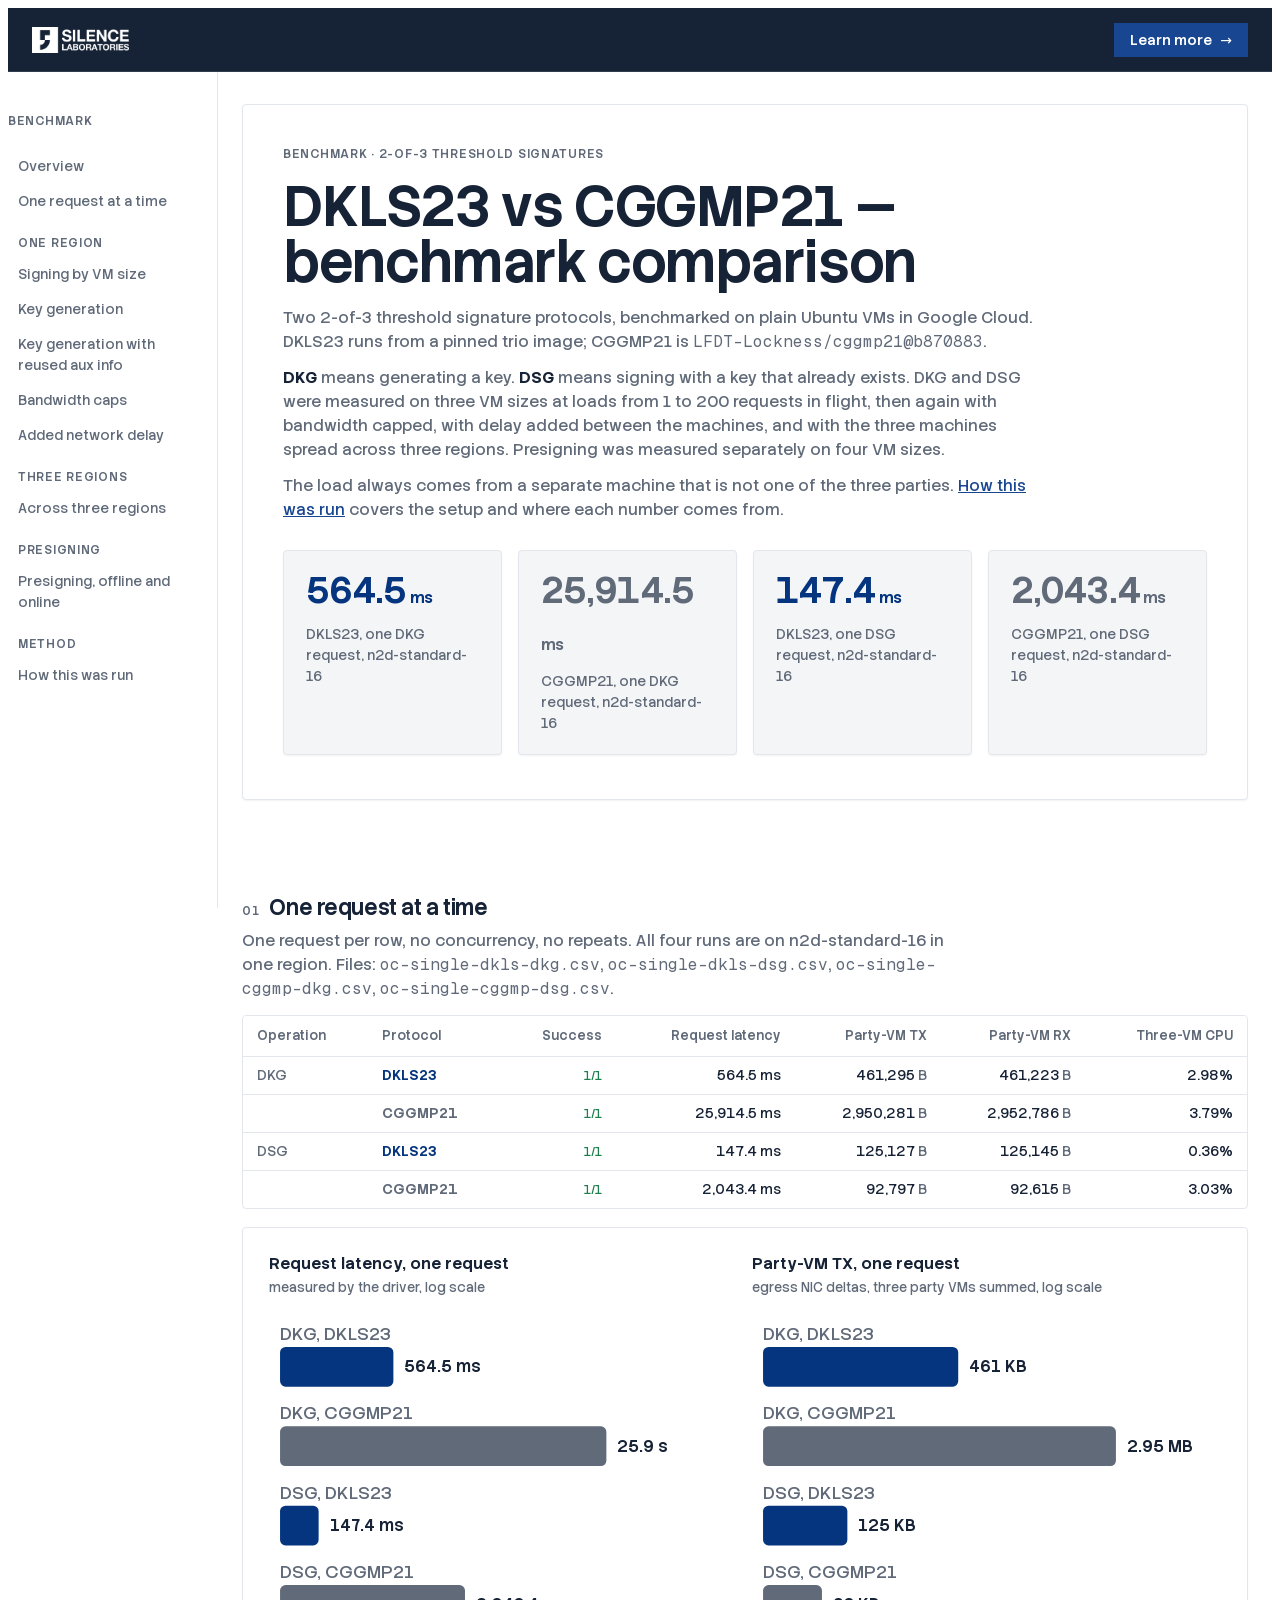
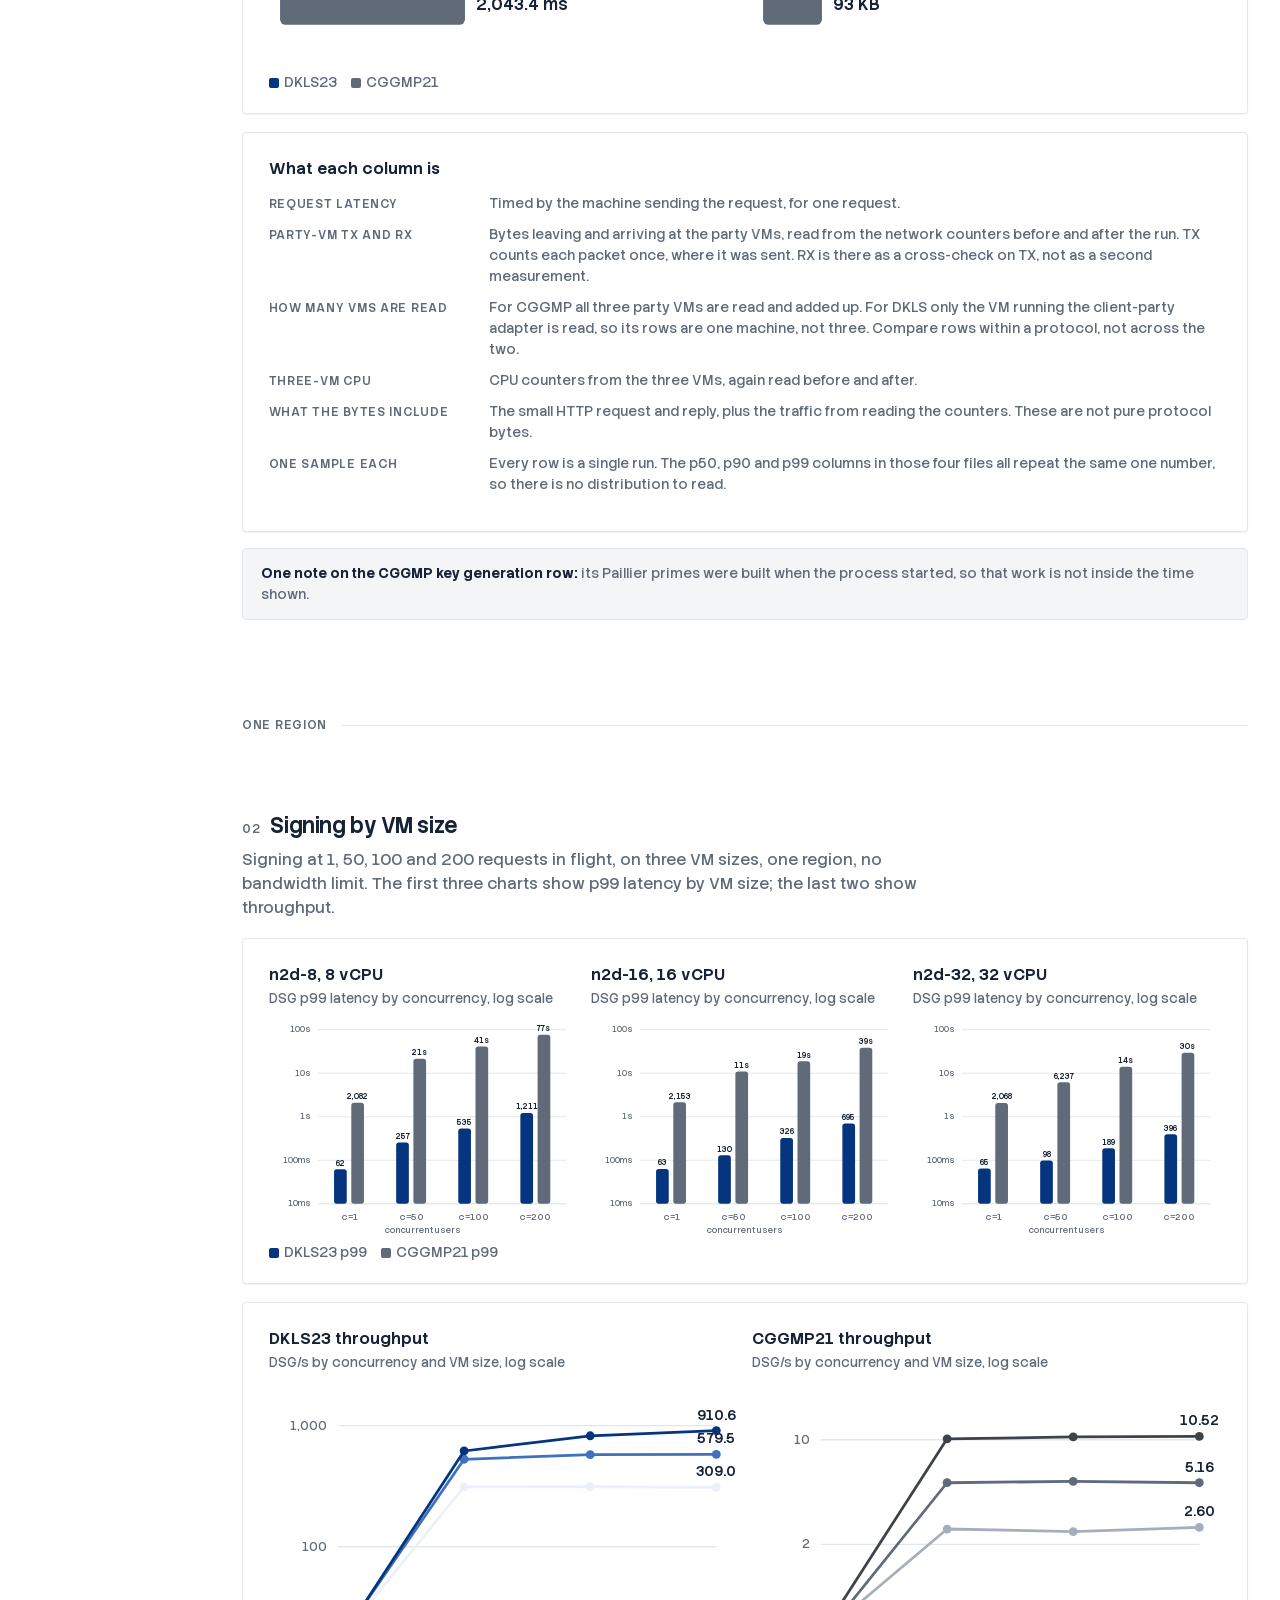
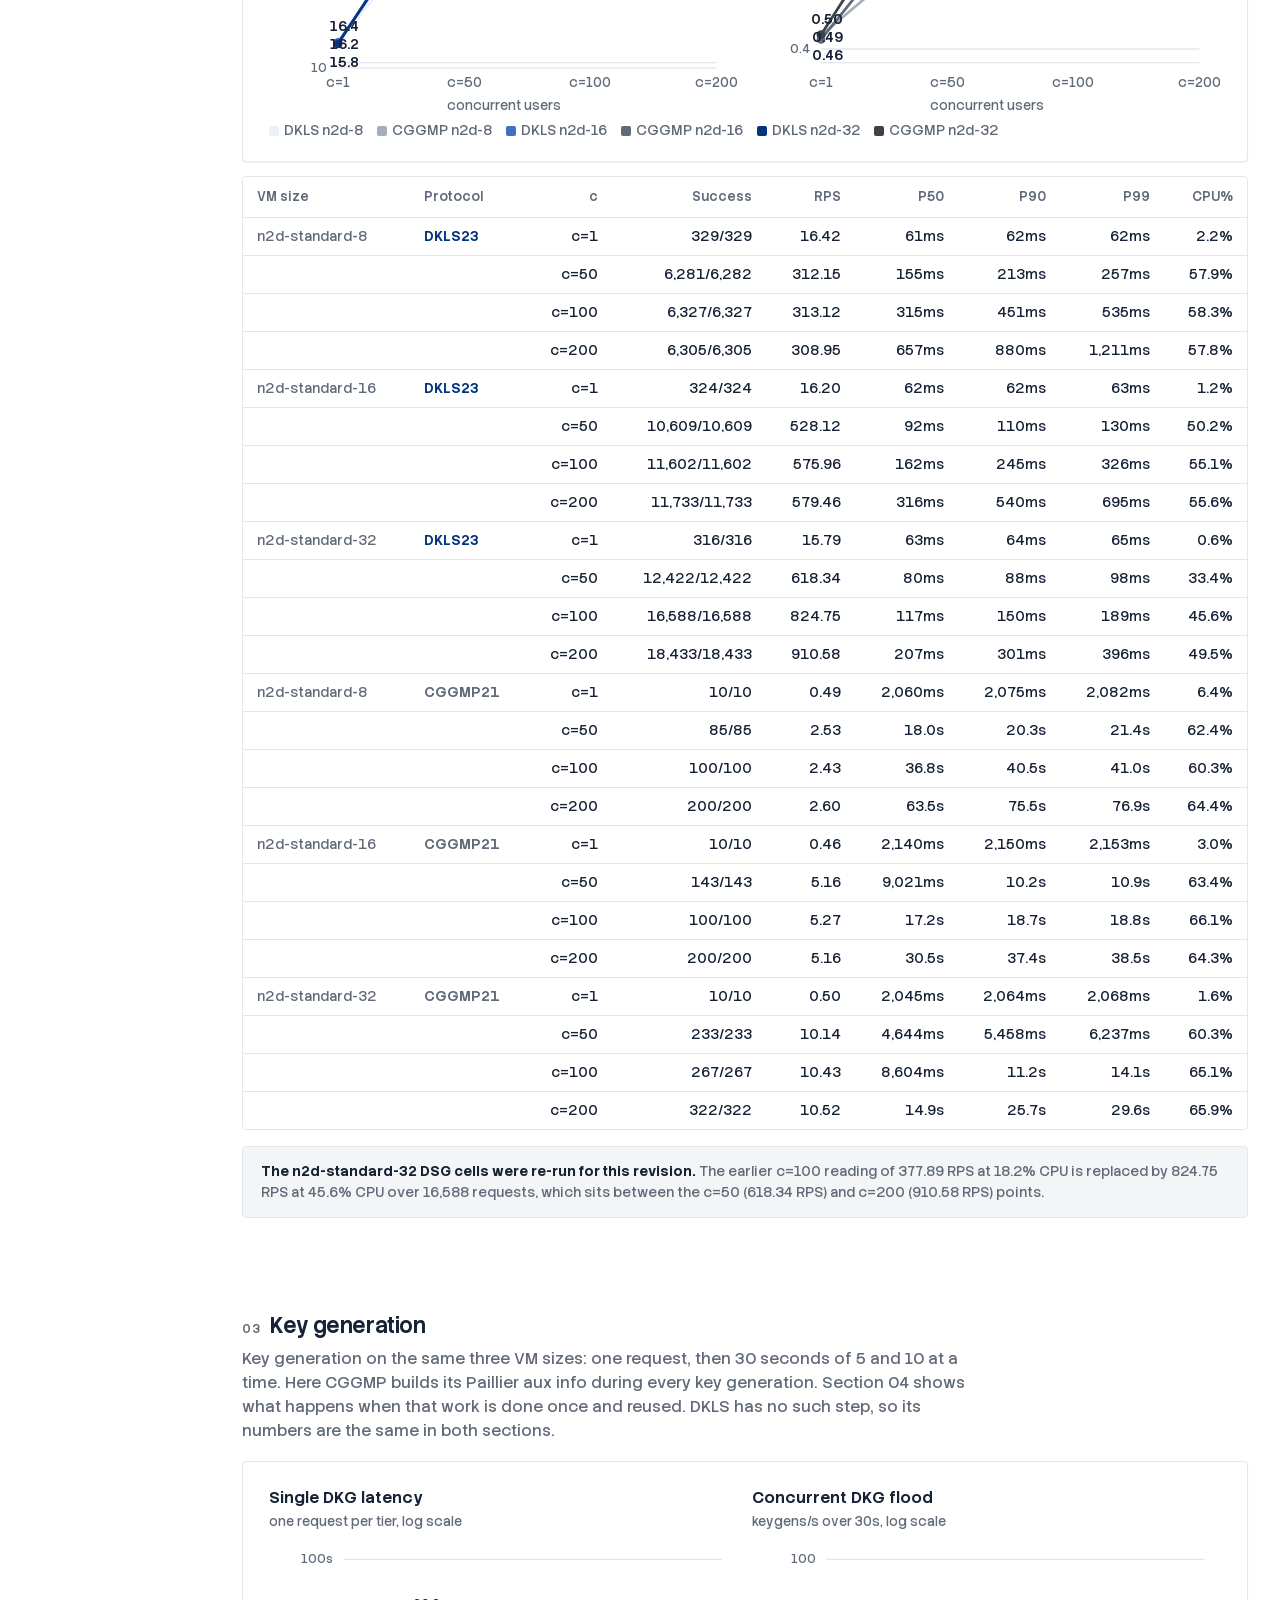
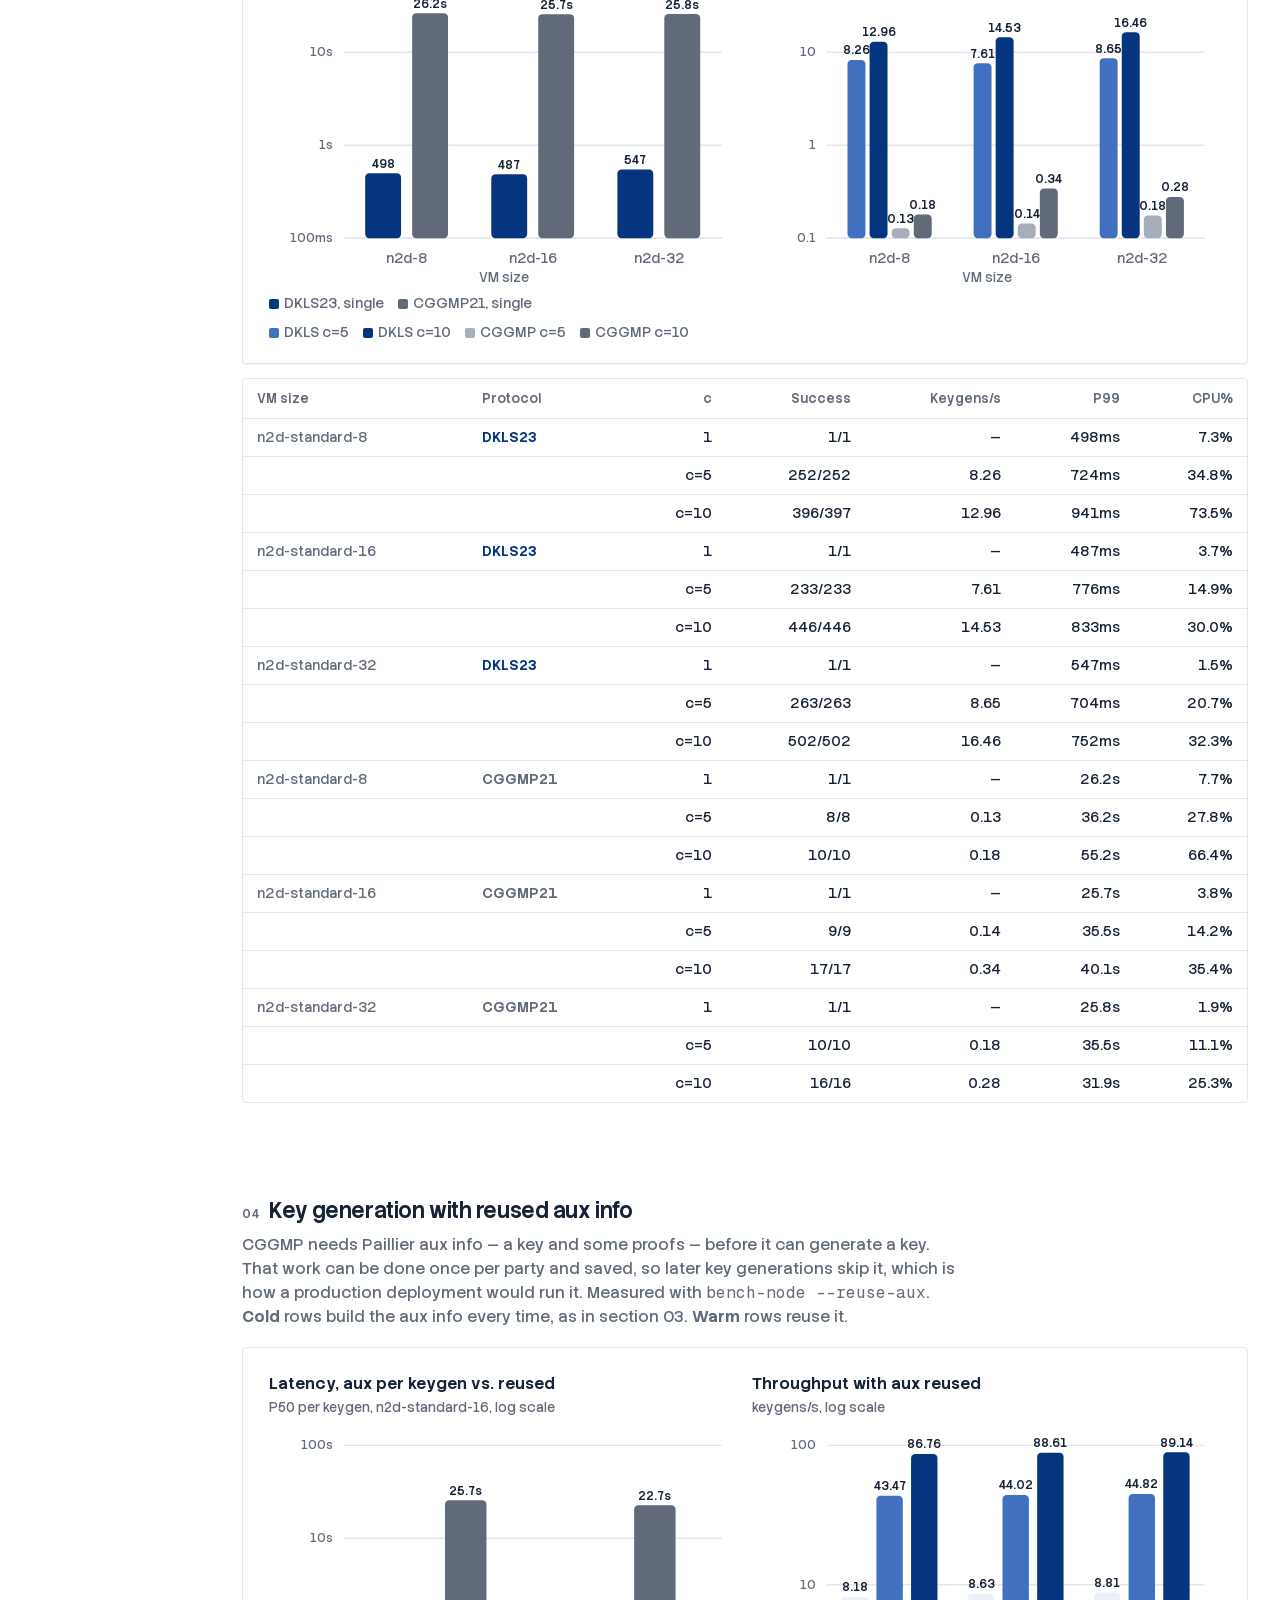
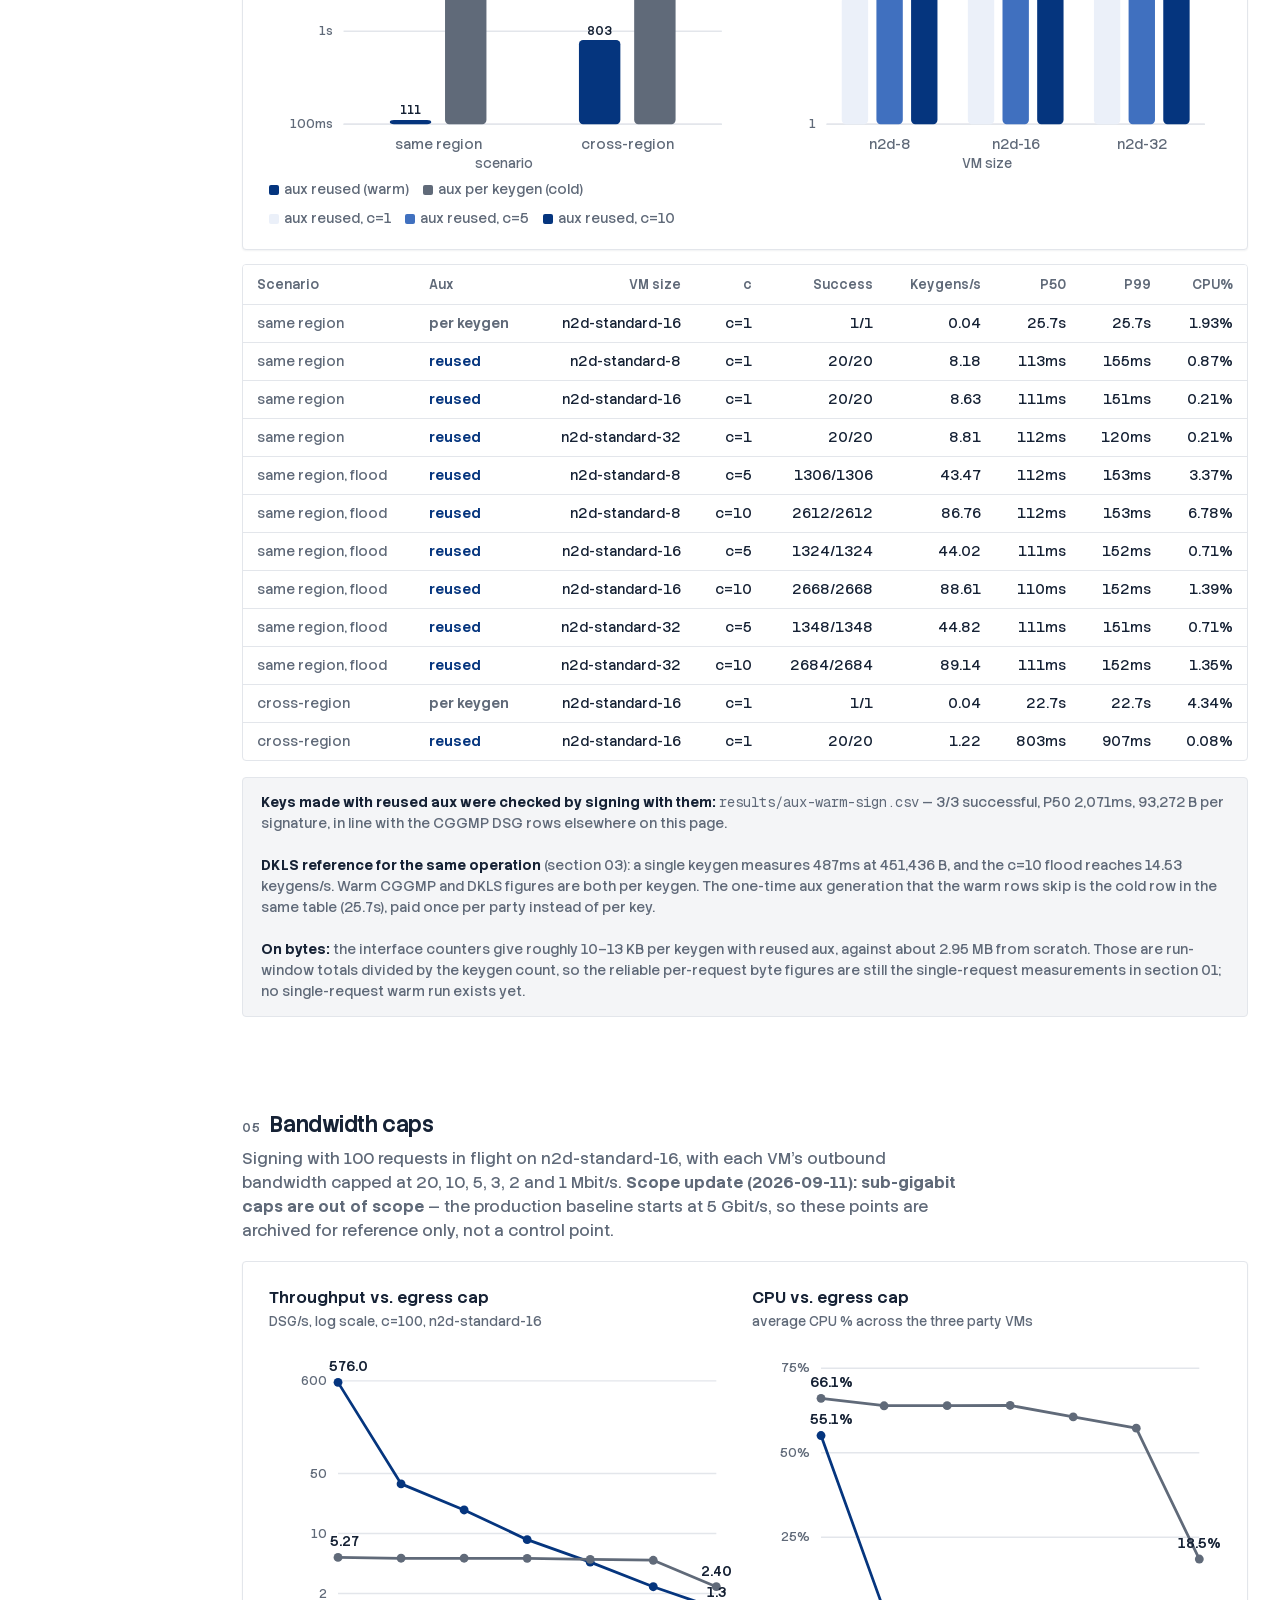
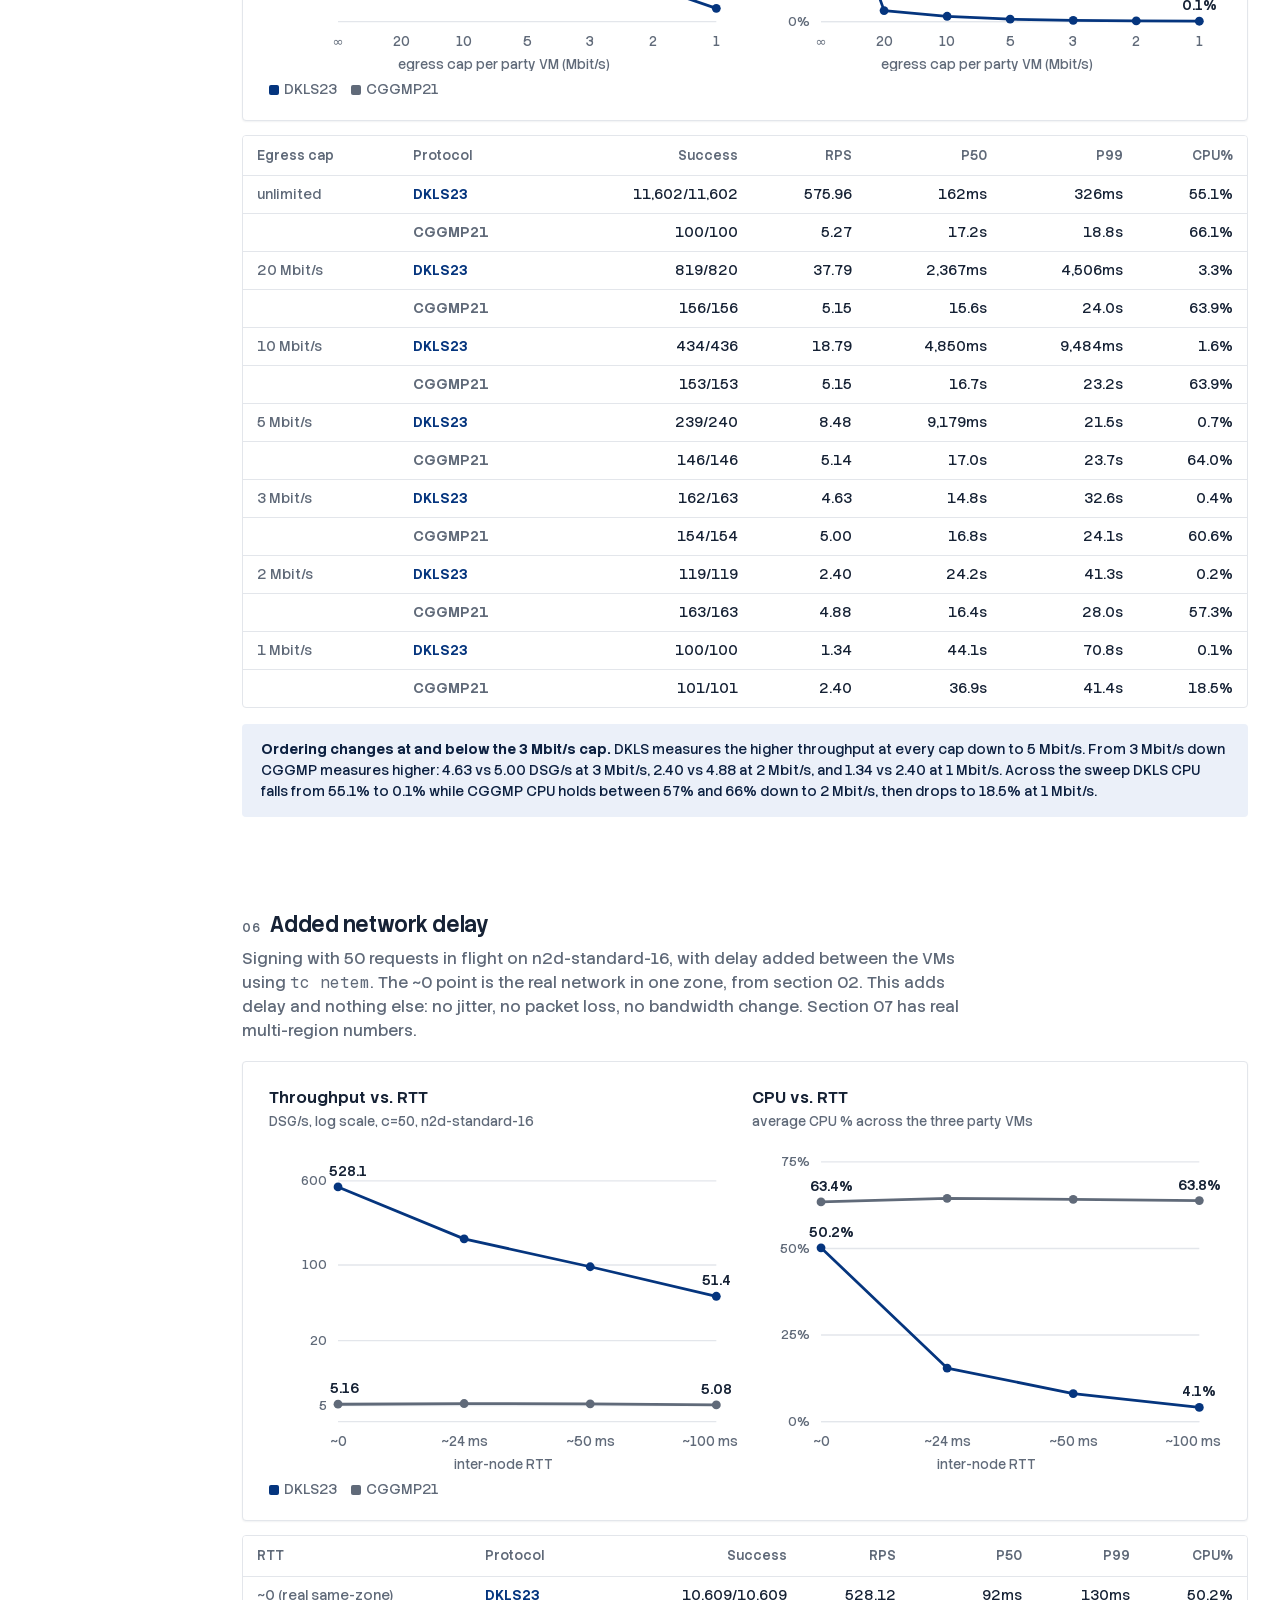
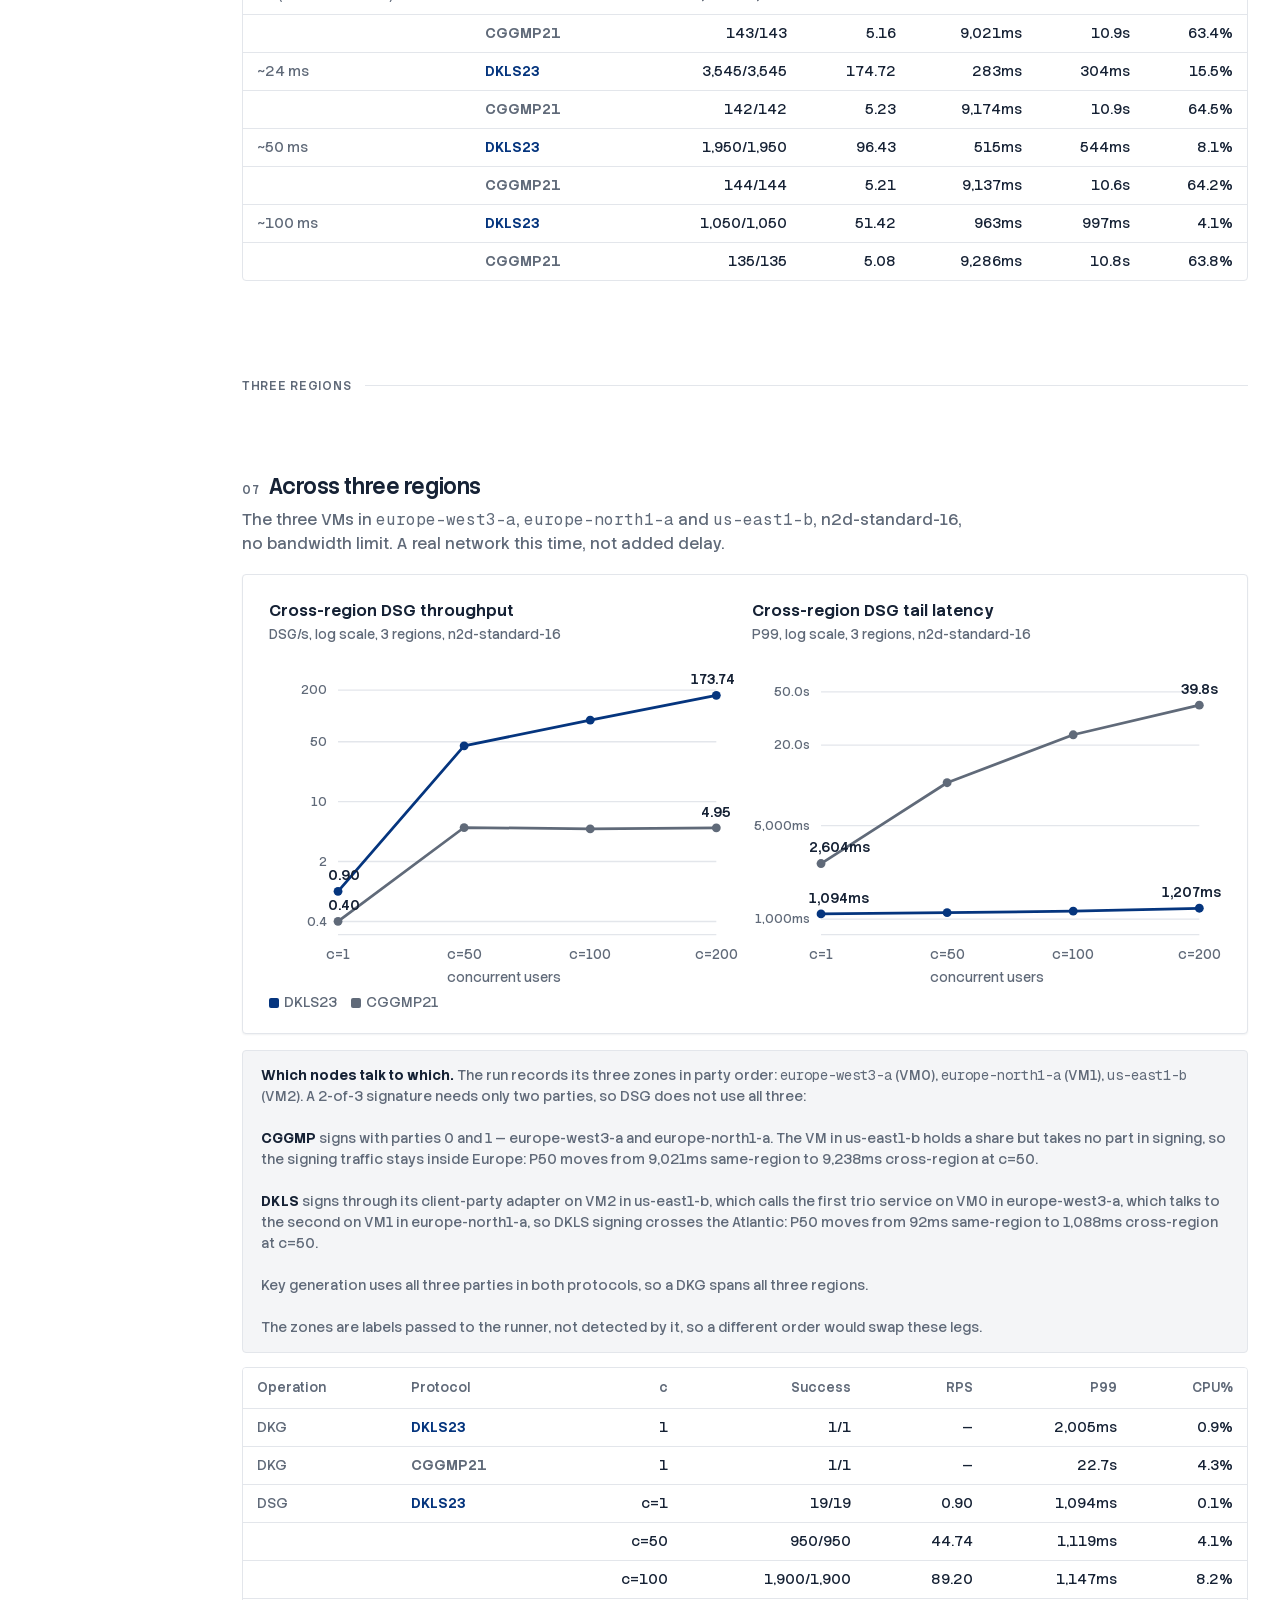
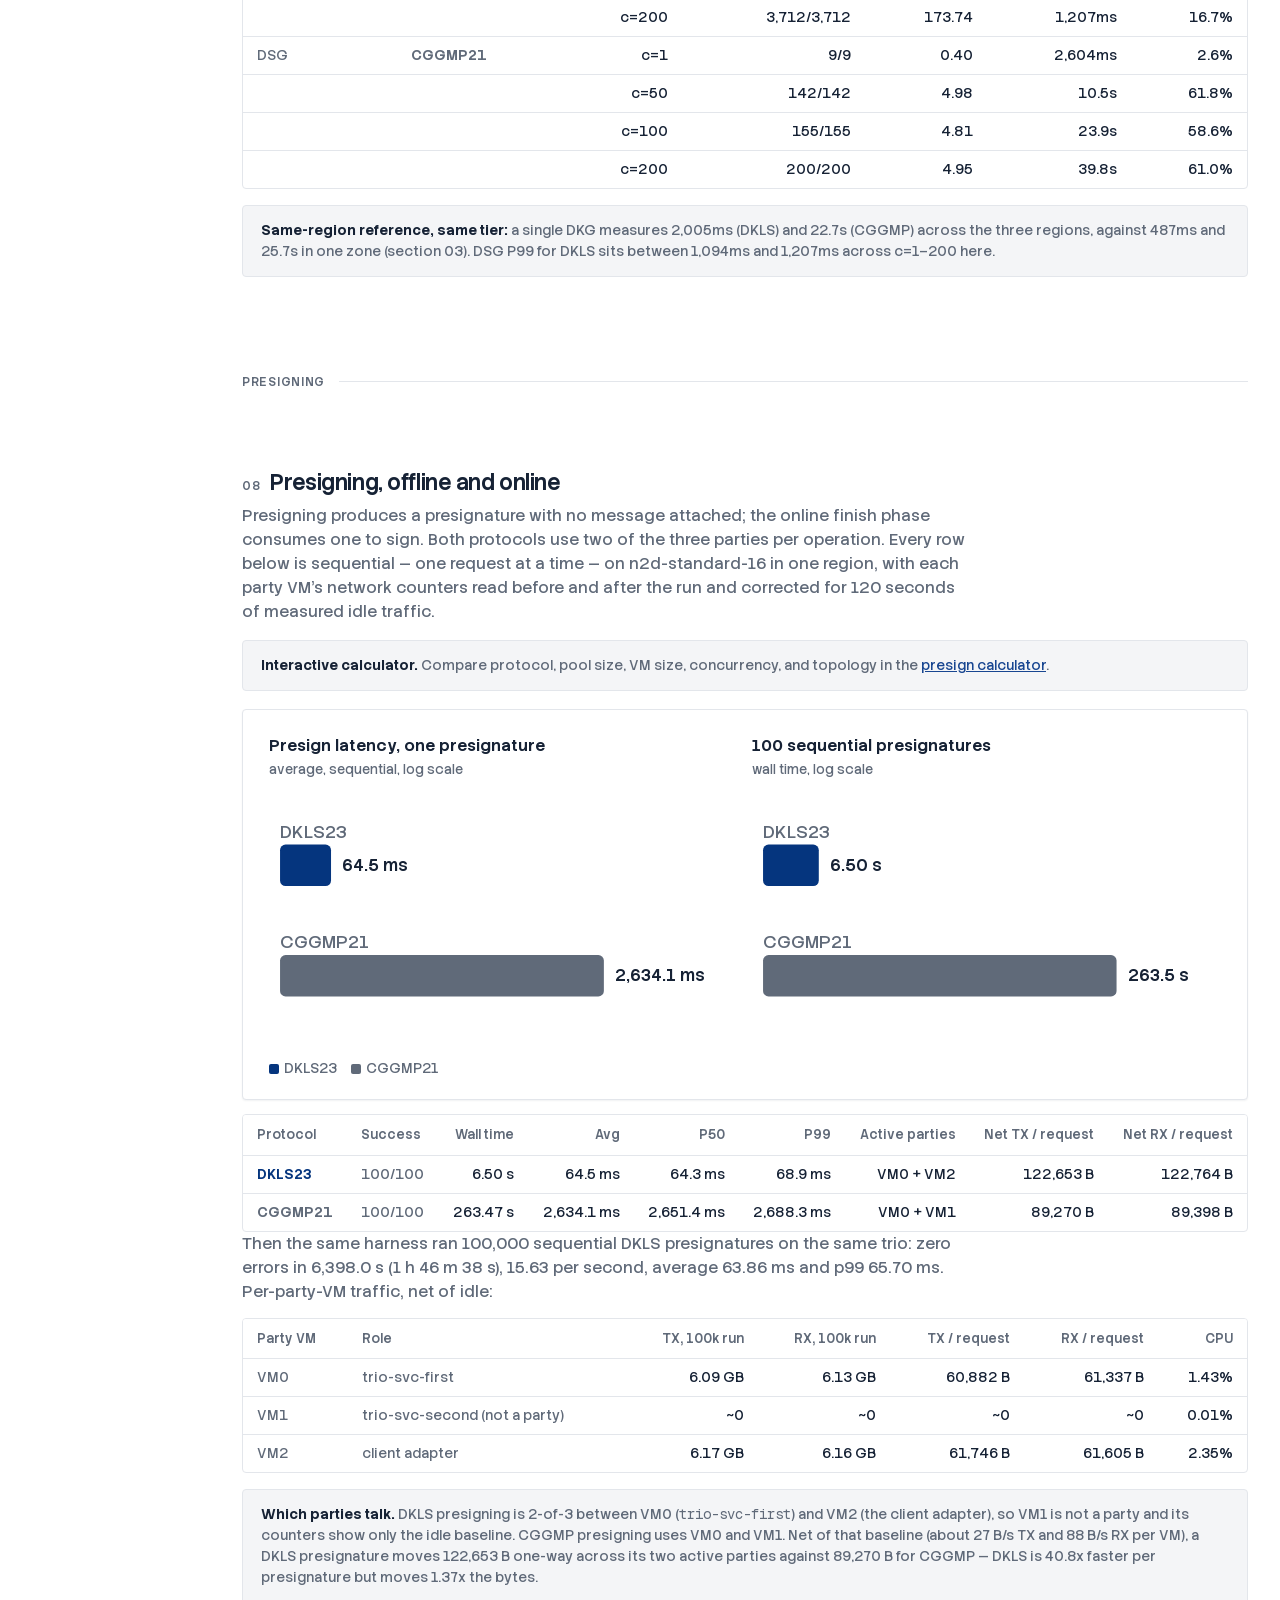
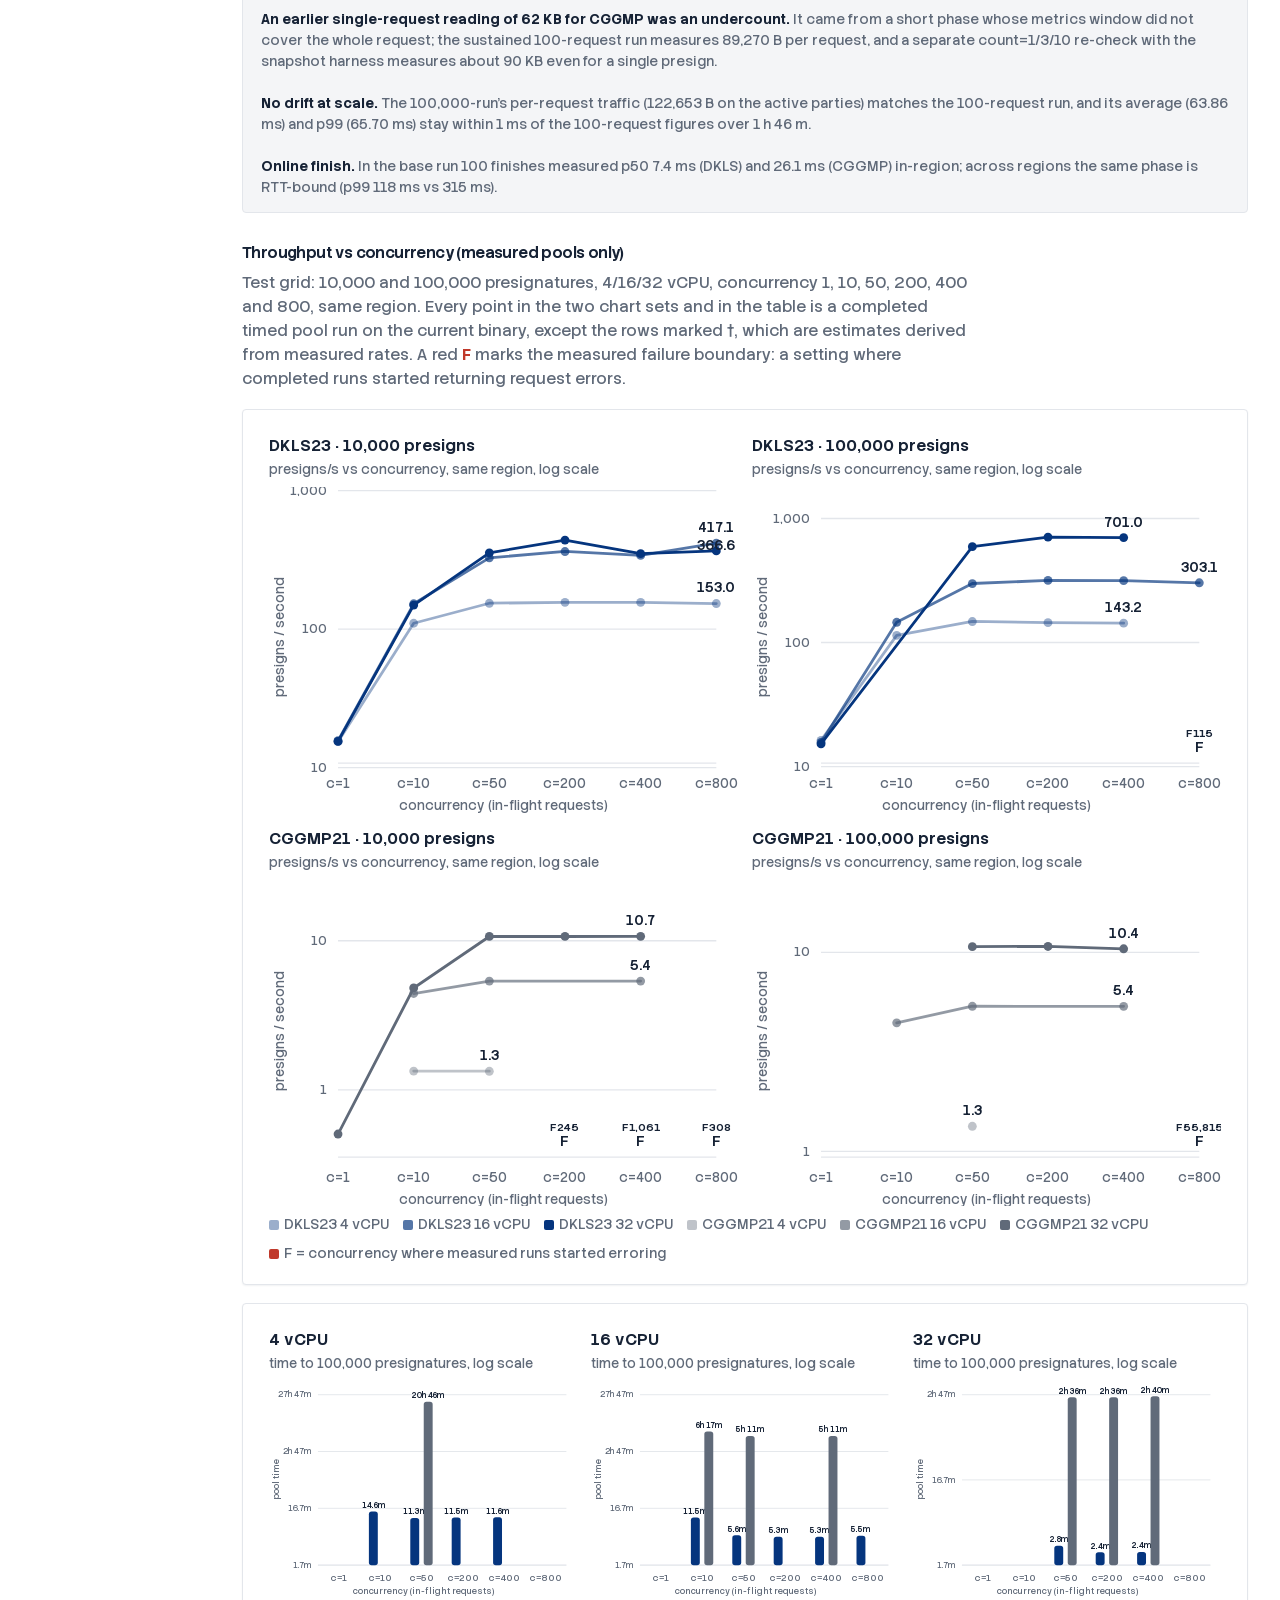
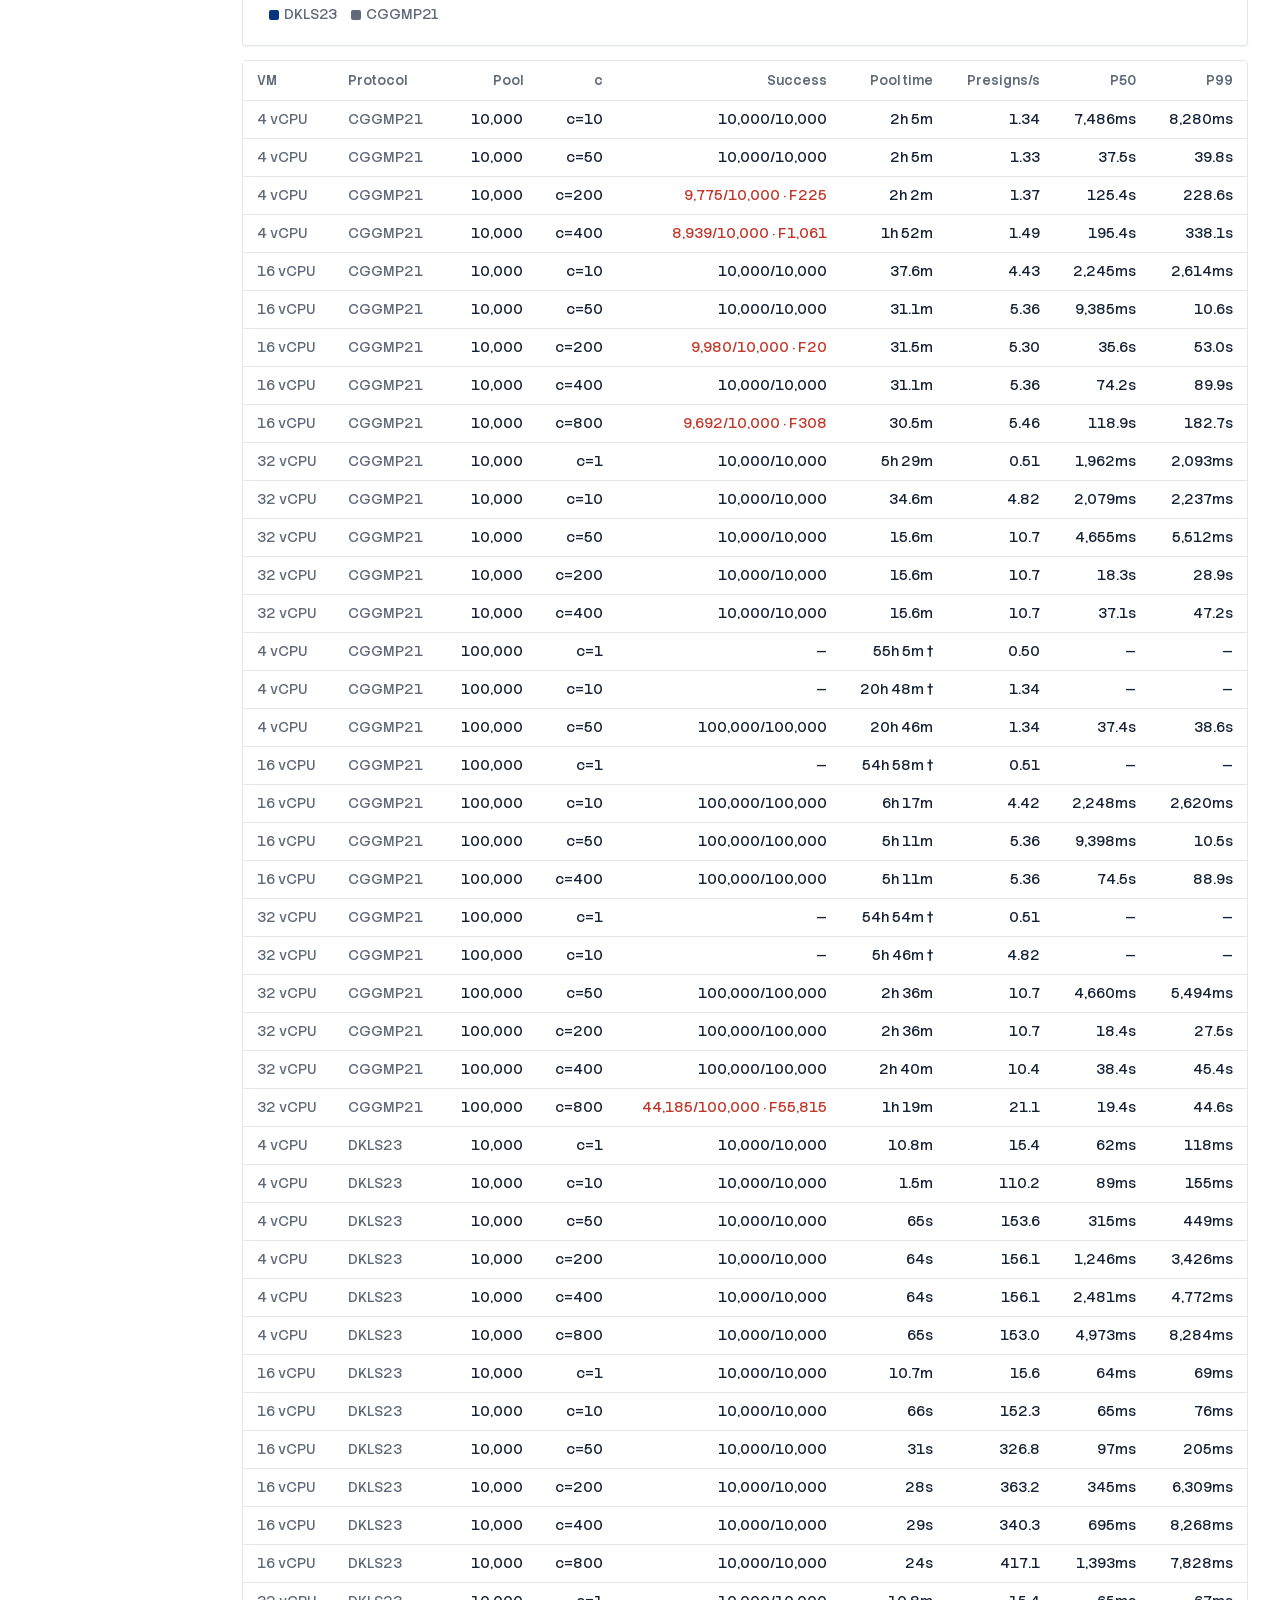
<file: brandsl/index.html>
<!DOCTYPE html>
<html lang="en">
<head>
<meta charset="utf-8">
<meta name="viewport" content="width=device-width, initial-scale=1">
<link rel="icon" type="image/png" href="favicon.png">
<link rel="stylesheet" href="decibel/fonts.css">
<link rel="stylesheet" href="decibel/tokens.css">
<title>DKLS23 vs CGGMP21 — benchmark comparison · Silence Laboratories</title>
<style>
  

  :root {
    color-scheme: light;
    --page:        #f9f9f7;
    --surface:     #fcfcfb;
    --surface-2:   #f3f2ee;
    --ink:         #0b0b0b;
    --ink-2:       #52514e;
    --muted:       #898781;
    --grid:        #e1e0d9;
    --baseline:    #c3c2b7;
    --border:      rgba(11,11,11,0.10);
    --dkls:        #2a78d6;
    --dkls-soft:   #6da7ec;
    --dkls-softer: #cde2fb;
    --dkls-deep:   #184f95;
    --cggmp:       #eb6834;
    --cggmp-soft:  #f2a37e;
    --cggmp-deep:  #a8360f;
    --good:        #006300;
  }
  @media (prefers-color-scheme: dark) {
    :root:not([data-theme="light"]) {
      color-scheme: dark;
      --page:        #0d0d0d;
      --surface:     #1a1a19;
      --surface-2:   #201f1d;
      --ink:         #ffffff;
      --ink-2:       #c3c2b7;
      --muted:       #8f8d87;
      --grid:        #2c2c2a;
      --baseline:    #383835;
      --border:      rgba(255,255,255,0.12);
      --dkls:        #3987e5;
      --dkls-soft:   #2a78d6;
      --dkls-softer: #184f95;
      --dkls-deep:   #86b6ef;
      --cggmp:       #d95926;
      --cggmp-soft:  #a54a24;
      --cggmp-deep:  #f08d63;
      --good:        #0ca30c;
    }
  }
  :root[data-theme="dark"] {
    color-scheme: dark;
    --page:        #0d0d0d;
    --surface:     #1a1a19;
    --surface-2:   #201f1d;
    --ink:         #ffffff;
    --ink-2:       #c3c2b7;
    --muted:       #8f8d87;
    --grid:        #2c2c2a;
    --baseline:    #383835;
    --border:      rgba(255,255,255,0.12);
    --dkls:        #3987e5;
    --dkls-soft:   #2a78d6;
    --dkls-softer: #184f95;
    --dkls-deep:   #86b6ef;
    --cggmp:       #d95926;
    --cggmp-soft:  #a54a24;
    --cggmp-deep:  #f08d63;
    --good:        #0ca30c;
  }

  * { box-sizing: border-box; }
  body {
    background: var(--page);
    color: var(--ink);
    font-family: "IBM Plex Sans", system-ui, -apple-system, "Segoe UI", sans-serif;
    line-height: 1.5;
  }
  .mono { font-family: "IBM Plex Mono", ui-monospace, "SF Mono", Menlo, monospace; }
  h1, h2, h3 { text-wrap: balance; font-weight: 600; }
  h1 { font-size: clamp(1.6rem, 1.2rem + 1.6vw, 2.35rem); letter-spacing: -0.01em; margin: 0; }
  h2 { font-size: 1.35rem; margin: 0 0 4px; }
  h3 { font-size: 0.98rem; margin: 0 0 2px; color: var(--ink); }
  p { margin: 0 0 12px; max-width: 66ch; color: var(--ink-2); }
  a { color: var(--dkls); }

  .shell { display: flex; max-width: 1280px; margin: 0 auto; }

  nav.toc {
    position: sticky; top: 0; align-self: flex-start; height: 100vh;
    width: 220px; flex: none; padding: 32px 18px 32px 28px;
    overflow-y: auto; display: flex; flex-direction: column; gap: 2px;
  }
  nav.toc .brand {
    font-family: "IBM Plex Mono"; font-size: 0.72rem; letter-spacing: 0.06em;
    text-transform: uppercase; color: var(--muted); margin-bottom: 18px;
  }
  nav.toc a {
    color: var(--ink-2); text-decoration: none; font-size: 0.86rem;
    padding: 6px 10px; border-radius: 6px; border-left: 2px solid transparent;
  }
  nav.toc a:hover { color: var(--ink); background: var(--surface-2); }

  main { flex: 1; min-width: 0; padding: 40px clamp(20px, 4vw, 56px) 100px; }

  header.hero {
    padding-bottom: 28px; margin-bottom: 28px; border-bottom: 1px solid var(--border);
  }
  .chips { display: flex; flex-wrap: wrap; gap: 8px; margin-top: 18px; }
  .chip {
    font-family: "IBM Plex Mono"; font-size: 0.74rem; color: var(--ink-2);
    background: var(--surface-2); border: 1px solid var(--border);
    padding: 5px 10px; border-radius: 999px; white-space: nowrap;
  }

  .kpi-row {
    display: grid; grid-template-columns: repeat(auto-fit, minmax(190px, 1fr));
    gap: 12px; margin: 20px 0 8px;
  }
  .kpi {
    background: var(--surface); border: 1px solid var(--border); border-radius: 10px;
    padding: 16px 18px;
  }
  .kpi .val {
    font-family: "IBM Plex Mono"; font-weight: 600; font-size: 1.7rem;
    color: var(--dkls); font-variant-numeric: tabular-nums; line-height: 1.1;
  }
  .kpi .label { font-size: 0.82rem; color: var(--ink-2); margin-top: 6px; }

  section { margin: 56px 0; scroll-margin-top: 24px; }
  section .section-head { display: flex; align-items: baseline; gap: 10px; margin-bottom: 6px; }
  .section-num { font-family: "IBM Plex Mono"; color: var(--muted); font-size: 0.85rem; }

  .panel {
    background: var(--surface); border: 1px solid var(--border); border-radius: 12px;
    padding: 20px clamp(14px, 2vw, 24px) 16px; margin-top: 18px;
  }
  .panel-grid { display: grid; grid-template-columns: repeat(3, 1fr); gap: 14px; }
  @media (max-width: 900px) { .panel-grid { grid-template-columns: 1fr; } }
  .panel-grid.two { grid-template-columns: 1fr 1fr; }
  @media (max-width: 760px) { .panel-grid.two { grid-template-columns: 1fr; } }

  .chart-title { font-size: 0.85rem; font-weight: 600; margin-bottom: 2px; }
  .chart-sub { font-size: 0.74rem; color: var(--muted); margin-bottom: 8px; }
  .legend { display: flex; gap: 14px; font-size: 0.76rem; color: var(--ink-2); margin: 8px 0 0; flex-wrap: wrap; }
  .legend .sw { display: inline-block; width: 10px; height: 10px; border-radius: 2px; margin-right: 5px; vertical-align: -1px; }

  .panel svg { display: block; width: 100%; height: auto; }
  svg text { font-family: "IBM Plex Mono", monospace; fill: var(--ink-2); }
  svg .axis-label { fill: var(--muted); }
  svg .grid-line { stroke: var(--grid); stroke-width: 1; }
  svg .baseline { stroke: var(--baseline); stroke-width: 1; }
  svg .value-label { fill: var(--ink); font-weight: 500; }
  svg .value-label.on-dkls { fill: var(--dkls); }
  svg .value-label.on-cggmp { fill: var(--cggmp); }

  .table-wrap { overflow-x: auto; margin-top: 14px; border: 1px solid var(--border); border-radius: 10px; }
  table { border-collapse: collapse; width: 100%; font-size: 0.83rem; min-width: 560px; }
  thead th {
    text-align: right; font-family: "IBM Plex Mono"; font-weight: 500; font-size: 0.72rem;
    letter-spacing: 0.02em; text-transform: uppercase; color: var(--muted);
    padding: 10px 14px; border-bottom: 1px solid var(--border); white-space: nowrap;
    background: var(--surface-2);
  }
  thead th:first-child, thead th:nth-child(2) { text-align: left; }
  tbody td {
    padding: 8px 14px; border-bottom: 1px solid var(--border); text-align: right;
    font-variant-numeric: tabular-nums; white-space: nowrap; color: var(--ink);
  }
  tbody td:first-child, tbody td:nth-child(2) { text-align: left; color: var(--ink-2); }
  tbody tr:last-child td { border-bottom: none; }
  tbody tr.group-start td { border-top: 1px solid var(--border); }
  .tag-dkls { color: var(--dkls); font-weight: 600; }
  .tag-cggmp { color: var(--cggmp); font-weight: 600; }
  .pill-good { color: var(--good); font-size: 0.72rem; }

  .callout {
    background: var(--surface-2); border: 1px solid var(--border); border-radius: 10px;
    padding: 14px 18px; margin-top: 16px; font-size: 0.88rem; color: var(--ink-2);
  }
  .callout strong { color: var(--ink); }

  dl.method { display: grid; grid-template-columns: 200px 1fr; gap: 10px 20px; margin-top: 14px; }
  dl.method dt { font-family: "IBM Plex Mono"; font-size: 0.76rem; color: var(--muted); text-transform: uppercase; letter-spacing: 0.03em; padding-top: 2px; }
  dl.method dd { margin: 0; color: var(--ink-2); font-size: 0.9rem; }
  @media (max-width: 640px) { dl.method { grid-template-columns: 1fr; } dl.method dt { padding-top: 10px; } }

  footer {
    margin-top: 60px; padding-top: 18px; border-top: 1px solid var(--border);
    font-size: 0.85rem; color: var(--ink-2); max-width: 66ch;
  }

  nav.toc .toc-group {
    font-family: "IBM Plex Mono"; font-size: 0.68rem; letter-spacing: 0.06em;
    text-transform: uppercase; color: var(--muted);
    margin: 14px 0 4px; padding: 0 10px;
  }

  .group-divider {
    display: flex; align-items: center; gap: 14px;
    margin: 64px 0 -16px; color: var(--muted);
    font-family: "IBM Plex Mono"; font-size: 0.74rem;
    letter-spacing: 0.08em; text-transform: uppercase;
  }
  .group-divider::after {
    content: ""; flex: 1; height: 1px; background: var(--border);
  }

  @media print {
    nav.toc { display: none; }
    .shell { display: block; max-width: none; }
    main { padding: 0; }
    body { background: #fff; }
    section { margin: 26px 0; }
    .panel, .table-wrap, section { break-inside: auto; }
    .panel-grid > div, tr, .callout, .kpi { break-inside: avoid; }
    .table-wrap { overflow: visible; }
    table { min-width: 0; font-size: 0.72rem; }
    thead { display: table-header-group; }
    .panel-grid { grid-template-columns: 1fr 1fr !important; }
    h1, h2, h3 { break-after: avoid; }
    p, dl.method { break-inside: avoid; }
    a { color: inherit; text-decoration: none; }
  }

  @media (max-width: 860px) {
    .shell { display: block; }
    nav.toc { position: static; width: auto; height: auto; padding: 20px clamp(20px,4vw,56px) 0; flex-direction: row; overflow-x: auto; white-space: nowrap; gap: 4px; }
    nav.toc .brand { display: none; }
    main { padding-top: 20px; }
  }
</style>
<link rel="stylesheet" href="decibel-theme.css">
</head>
<body>
<header class="brandbar">
  <a href="https://silencelaboratories.com/" target="_blank" rel="noopener" aria-label="Silence Laboratories"><img src="silence-logo-night.png" alt="Silence Laboratories"></a>
  <a class="brandbar-cta" href="https://silencelaboratories.com/" target="_blank" rel="noopener">Learn more <span aria-hidden="true">→</span></a>
</header>
<div class="shell">
  <nav class="toc">
    <div class="brand">Benchmark</div>
    <a href="#overview">Overview</a>
    <a href="#single-request">One request at a time</a>
    <div class="toc-group">One region</div>
    <a href="#dsg-matrix">Signing by VM size</a>
    <a href="#dkg">Key generation</a>
    <a href="#aux">Key generation with reused aux info</a>
    <a href="#bandwidth">Bandwidth caps</a>
    <a href="#rtt">Added network delay</a>
    <div class="toc-group">Three regions</div>
    <a href="#cross-region">Across three regions</a>
    <div class="toc-group">Presigning</div>
    <a href="#presign">Presigning, offline and online</a>
    <div class="toc-group">Method</div>
    <a href="#setup">How this was run</a>
  </nav>

  <main>
    <header class="hero" id="overview">
      <p class="eyebrow">Benchmark · 2-of-3 threshold signatures</p>
      <h1>DKLS23 vs CGGMP21 — benchmark comparison</h1>
      <p style="margin-top:14px; max-width:70ch;">Two 2-of-3 threshold signature protocols, benchmarked on plain Ubuntu VMs in Google Cloud. DKLS23 runs from a pinned trio image; CGGMP21 is <span class="mono">LFDT-Lockness/cggmp21@b870883</span>.</p>
      <p style="max-width:70ch;"><strong>DKG</strong> means generating a key. <strong>DSG</strong> means signing with a key that already exists. DKG and DSG were measured on three VM sizes at loads from 1 to 200 requests in flight, then again with bandwidth capped, with delay added between the machines, and with the three machines spread across three regions. Presigning was measured separately on four VM sizes.</p>
      <p style="max-width:70ch;">The load always comes from a separate machine that is not one of the three parties. <a href="#setup">How this was run</a> covers the setup and where each number comes from.</p>

      <div class="kpi-row" id="hero-kpis"></div>
    </header>

    <section id="single-request">
      <div class="section-head"><span class="section-num">01</span><h2>One request at a time</h2></div>
      <p>One request per row, no concurrency, no repeats. All four runs are on n2d-standard-16 in one region. Files: <span class="mono">oc-single-dkls-dkg.csv</span>, <span class="mono">oc-single-dkls-dsg.csv</span>, <span class="mono">oc-single-cggmp-dkg.csv</span>, <span class="mono">oc-single-cggmp-dsg.csv</span>.</p>

      <div class="table-wrap">
        <table id="single-table"></table>
      </div>

      <div class="panel">
        <div class="panel-grid two" id="single-charts"></div>
        <div class="legend">
          <span><span class="sw" style="background:var(--dkls)"></span>DKLS23</span>
          <span><span class="sw" style="background:var(--cggmp)"></span>CGGMP21</span>
        </div>
      </div>

      <div class="panel">
        <div class="chart-title">What each column is</div>
        <dl class="method" style="margin-top:12px;">
          <dt>Request latency</dt>
          <dd>Timed by the machine sending the request, for one request.</dd>
          <dt>Party-VM TX and RX</dt>
          <dd>Bytes leaving and arriving at the party VMs, read from the network counters before and after the run. TX counts each packet once, where it was sent. RX is there as a cross-check on TX, not as a second measurement.</dd>
          <dt>How many VMs are read</dt>
          <dd>For CGGMP all three party VMs are read and added up. For DKLS only the VM running the client-party adapter is read, so its rows are one machine, not three. Compare rows within a protocol, not across the two.</dd>
          <dt>Three-VM CPU</dt>
          <dd>CPU counters from the three VMs, again read before and after.</dd>
          <dt>What the bytes include</dt>
          <dd>The small HTTP request and reply, plus the traffic from reading the counters. These are not pure protocol bytes.</dd>
          <dt>One sample each</dt>
          <dd>Every row is a single run. The p50, p90 and p99 columns in those four files all repeat the same one number, so there is no distribution to read.</dd>
        </dl>
      </div>
      <div class="callout"><strong>One note on the CGGMP key generation row:</strong> its Paillier primes were built when the process started, so that work is not inside the time shown.</div>
    </section>

    <div class="group-divider"><span>One region</span></div>

    <section id="dsg-matrix">
      <div class="section-head"><span class="section-num">02</span><h2>Signing by VM size</h2></div>
      <p>Signing at 1, 50, 100 and 200 requests in flight, on three VM sizes, one region, no bandwidth limit. The first three charts show p99 latency by VM size; the last two show throughput.</p>

      <div class="panel">
        <div class="panel-grid" id="p99-charts"></div>
        <div class="legend">
          <span><span class="sw" style="background:var(--dkls)"></span>DKLS23 p99</span>
          <span><span class="sw" style="background:var(--cggmp)"></span>CGGMP21 p99</span>
        </div>
      </div>

      <div class="panel">
        <div class="panel-grid two" id="rps-charts"></div>
        <div class="legend" id="rps-legend"></div>
      </div>

      <div class="table-wrap">
        <table id="dsg-table"></table>
      </div>
      <div class="callout" id="n32-note"></div>
    </section>

    <section id="dkg">
      <div class="section-head"><span class="section-num">03</span><h2>Key generation</h2></div>
      <p>Key generation on the same three VM sizes: one request, then 30 seconds of 5 and 10 at a time. Here CGGMP builds its Paillier aux info during every key generation. Section 04 shows what happens when that work is done once and reused. DKLS has no such step, so its numbers are the same in both sections.</p>

      <div class="panel">
        <div class="panel-grid two" id="dkg-charts"></div>
        <div class="legend">
          <span><span class="sw" style="background:var(--dkls)"></span>DKLS23, single</span>
          <span><span class="sw" style="background:var(--cggmp)"></span>CGGMP21, single</span>
        </div>
        <div class="legend" id="dkg-flood-legend"></div>
      </div>

      <div class="table-wrap">
        <table id="dkg-table"></table>
      </div>
    </section>

    <section id="aux">
      <div class="section-head"><span class="section-num">04</span><h2>Key generation with reused aux info</h2></div>
      <p>CGGMP needs Paillier aux info — a key and some proofs — before it can generate a key. That work can be done once per party and saved, so later key generations skip it, which is how a production deployment would run it. Measured with <span class="mono">bench-node --reuse-aux</span>. <strong>Cold</strong> rows build the aux info every time, as in section 03. <strong>Warm</strong> rows reuse it.</p>

      <div class="panel">
        <div class="panel-grid two" id="aux-charts"></div>
        <div class="legend">
          <span><span class="sw" style="background:var(--dkls)"></span>aux reused (warm)</span>
          <span><span class="sw" style="background:var(--cggmp)"></span>aux per keygen (cold)</span>
        </div>
        <div class="legend" id="aux-rps-legend"></div>
      </div>

      <div class="table-wrap">
        <table id="aux-table"></table>
      </div>
      <div class="callout" id="aux-callout"></div>
    </section>

    <section id="bandwidth">
      <div class="section-head"><span class="section-num">05</span><h2>Bandwidth caps</h2></div>
      <p>Signing with 100 requests in flight on n2d-standard-16, with each VM's outbound bandwidth capped at 20, 10, 5, 3, 2 and 1 Mbit/s. <strong>Scope update (2026-09-11): sub-gigabit caps are out of scope</strong> — the production baseline starts at 5 Gbit/s, so these points are archived for reference only, not a control point.</p>

      <div class="panel">
        <div class="panel-grid two" id="bw-charts"></div>
        <div class="legend">
          <span><span class="sw" style="background:var(--dkls)"></span>DKLS23</span>
          <span><span class="sw" style="background:var(--cggmp)"></span>CGGMP21</span>
        </div>
      </div>

      <div class="table-wrap">
        <table id="bw-table"></table>
      </div>
      <div class="callout warn" id="bw-callout"></div>
    </section>

    <section id="rtt">
      <div class="section-head"><span class="section-num">06</span><h2>Added network delay</h2></div>
      <p>Signing with 50 requests in flight on n2d-standard-16, with delay added between the VMs using <span class="mono">tc netem</span>. The ~0 point is the real network in one zone, from section 02. This adds delay and nothing else: no jitter, no packet loss, no bandwidth change. Section 07 has real multi-region numbers.</p>

      <div class="panel">
        <div class="panel-grid two" id="rtt-charts"></div>
        <div class="legend">
          <span><span class="sw" style="background:var(--dkls)"></span>DKLS23</span>
          <span><span class="sw" style="background:var(--cggmp)"></span>CGGMP21</span>
        </div>
      </div>

      <div class="table-wrap">
        <table id="rtt-table"></table>
      </div>
    </section>

    <div class="group-divider"><span>Three regions</span></div>

    <section id="cross-region">
      <div class="section-head"><span class="section-num">07</span><h2>Across three regions</h2></div>
      <p>The three VMs in <span class="mono">europe-west3-a</span>, <span class="mono">europe-north1-a</span> and <span class="mono">us-east1-b</span>, n2d-standard-16, no bandwidth limit. A real network this time, not added delay.</p>

      <div class="panel">
        <div class="panel-grid two" id="xr-charts"></div>
        <div class="legend">
          <span><span class="sw" style="background:var(--dkls)"></span>DKLS23</span>
          <span><span class="sw" style="background:var(--cggmp)"></span>CGGMP21</span>
        </div>
      </div>

      <div class="callout" id="xr-nodes"></div>

      <div class="table-wrap">
        <table id="xr-table"></table>
      </div>
      <div class="callout" id="xr-callout"></div>
    </section>

    <div class="group-divider"><span>Presigning</span></div>

    <section id="presign">
      <div class="section-head"><span class="section-num">08</span><h2>Presigning, offline and online</h2></div>
      <p>Presigning produces a presignature with no message attached; the online finish phase consumes one to sign. Both protocols use two of the three parties per operation. Every row below is sequential — one request at a time — on n2d-standard-16 in one region, with each party VM's network counters read before and after the run and corrected for 120 seconds of measured idle traffic.</p>
      <div class="callout"><strong>Interactive calculator.</strong> Compare protocol, pool size, VM size, concurrency, and topology in the <a href="https://presign-calculator.demo.silencelaboratories.com/" target="_blank" rel="noopener">presign calculator</a>.</div>

      <div class="panel">
        <div class="panel-grid two" id="presign-charts"></div>
        <div class="legend">
          <span><span class="sw" style="background:var(--dkls)"></span>DKLS23</span>
          <span><span class="sw" style="background:var(--cggmp)"></span>CGGMP21</span>
        </div>
      </div>

      <div class="table-wrap">
        <table id="presign-table"></table>
      </div>

      <p>Then the same harness ran 100,000 sequential DKLS presignatures on the same trio: zero errors in 6,398.0 s (1 h 46 m 38 s), 15.63 per second, average 63.86 ms and p99 65.70 ms. Per-party-VM traffic, net of idle:</p>

      <div class="table-wrap">
        <table id="presign-bulk-table"></table>
      </div>

      <div class="callout" id="presign-callout"></div>

      <h3 style="margin:28px 0 6px;">Throughput vs concurrency (measured pools only)</h3>
      <p>Test grid: 10,000 and 100,000 presignatures, 4/16/32 vCPU, concurrency 1, 10, 50, 200, 400 and 800, same region. Every point in the two chart sets and in the table is a completed timed pool run on the current binary, except the rows marked †, which are estimates derived from measured rates. A red <span style="color:#c0392b;font-weight:700">F</span> marks the measured failure boundary: a setting where completed runs started returning request errors.</p>

      <div class="panel">
        <div class="panel-grid two" id="conc-charts"></div>
        <div class="legend" id="conc-legend"></div>
        <div class="legend"><span><span class="sw" style="background:#c0392b"></span>F = concurrency where measured runs started erroring</span></div>
      </div>

      <div class="panel">
        <div class="panel-grid" id="pooltime-charts"></div>
        <div class="legend">
          <span><span class="sw" style="background:var(--dkls)"></span>DKLS23</span>
          <span><span class="sw" style="background:var(--cggmp)"></span>CGGMP21</span>
        </div>
      </div>

      <div class="table-wrap">
        <table id="presign-pool-table"></table>
      </div>
      <p class="chart-sub" style="margin-top:6px;">† estimated pool time derived from the measured 10k run (×10) or the measured c=1 rate; not a completed 100k run.</p>
      <div class="callout" id="conc-callout"></div>

      <h3 style="margin:28px 0 6px;">Cross-region pools (west3 / north1 / us-east1)</h3>
      <p>The same presign grid across three regions. DKLS signing legs cross the Atlantic (client adapter in us-east1-b calling the trio in europe-west3-a and europe-north1-a); CGGMP signs between the two European VMs. Measured cells only, table form for now; the cross-region chart set lands with the calculator refresh.</p>
      <div class="table-wrap">
        <table id="presign-mr-table"></table>
      </div>

      <h3 style="margin:28px 0 6px;">Bandwidth headroom</h3>
      <p>One DKLS23 presignature costs about 120 KiB of aggregate party egress, one CGGMP21 presignature about 88 KiB. A 1 Gbit/s link carries roughly 1,020 DKLS presigns/s, 2.3x the fastest clean DKLS cell in the grid (439/s) and 3.2x the fastest sustained 100k pool (316/s, about 0.31 Gbit/s). Compute saturates before bandwidth on any link of 1 Gbit/s or better. CGGMP21 tops out at 10.7/s, about 7.7 Mbit/s, two orders of magnitude below any network constraint.</p>

      <h3 style="margin:28px 0 6px;">Compute and bandwidth per transaction (32 vCPU, same region)</h3>
      <div class="table-wrap">
        <table id="presign-perf-table">
          <thead><tr><th>Protocol</th><th>Operation</th><th>Compute per tx</th><th>Bytes per tx (one-way, all parties)</th><th>Sustained rate</th><th>Traffic at measured rate</th></tr></thead>
          <tbody>
            <tr class="group-start"><td>DKLS23</td><td>Presigning</td><td>0.11 core-s</td><td>120 KiB</td><td>316 presigns/s</td><td>0.31 Gbit/s</td></tr>
            <tr><td>DKLS23</td><td>Online signing round</td><td>~7.5 ms p50</td><td>4.4 KB</td><td>—</td><td>—</td></tr>
            <tr class="group-start"><td>CGGMP21</td><td>Presigning</td><td>3.0 core-s</td><td>88 KiB</td><td>10.7 presigns/s</td><td>7.7 Mbit/s</td></tr>
            <tr><td>CGGMP21</td><td>Online signing round</td><td>~26 ms p50</td><td>4–7 KB</td><td>—</td><td>—</td></tr>
          </tbody>
        </table>
      </div>
      <p>Per presign, CGGMP21 spends ≈27× more compute and moves ≈28% fewer bytes. Both online rounds are small (4–7 KB) and finish in tens of milliseconds.</p>

      <h3 style="margin:28px 0 6px;">Bytes vs the published dkls23 figures (per party)</h3>
      <div class="table-wrap">
        <table id="presign-bytes-table">
          <thead><tr><th>Operation</th><th>dkls23 site (raw)</th><th>Our measurement (end-to-end)</th><th>Note</th></tr></thead>
          <tbody>
            <tr class="group-start"><td>Presigning</td><td>(t−1)·57 KB = 57 KB</td><td>~61 KB</td><td>+7%, framing</td></tr>
            <tr><td>Online signing</td><td>96 B</td><td>~2.2 KB</td><td>harness transport (~23×); the protocol itself is 96 B</td></tr>
            <tr><td>DKG</td><td>(n−1)·53 KB = 106 KB</td><td>~150 KB</td><td>extra trio rounds + framing</td></tr>
          </tbody>
        </table>
      </div>
      <p>Our end-to-end counters include WebSocket/HTTP framing, bincode headers and message signing; the published figures are protocol payload only.</p>
    </section>

    <div class="group-divider"><span>Method</span></div>

    <section id="setup">
      <div class="section-head"><span class="section-num">09</span><h2>How this was run</h2></div>
      <p>Each protocol runs three parties, one per VM. A fourth machine sends the load and is not a party.</p>

      <div class="table-wrap">
        <table>
          <thead><tr><th>VM</th><th>What it runs for CGGMP21</th><th>What it runs for DKLS23</th></tr></thead>
          <tbody>
            <tr class="group-start"><td>VM0</td><td>party 0, the hub</td><td class="mono">trio-svc-first</td></tr>
            <tr><td>VM1</td><td>party 1, a leaf</td><td class="mono">trio-svc-second</td></tr>
            <tr><td>VM2</td><td>party 2, a leaf</td><td>the client party — an HTTP adapter around <span class="mono">trio-client</span></td></tr>
          </tbody>
        </table>
      </div>

      <div class="panel">
        <dl class="method" style="margin-top:2px;">
          <dt>The load generator</dt>
          <dd>A fourth machine sends every request. It is not a party, so its CPU time and its network traffic are left out of every number on this page. Two machines were used for this: a driver VM inside the same VPC, and the operator's own workstation. VM2 is always a party, never the generator.</dd>
          <dt>Where the numbers come from</dt>
          <dd>Each party VM serves a <span class="mono">/metrics</span> page with CPU and network-interface counters. The runner reads it before and after a run and reports the difference.</dd>
          <dt>How many VMs each protocol's counters cover</dt>
          <dd>For CGGMP the runner reads all three party VMs and adds them up. For DKLS it reads only the VM running the client-party adapter. So a DKLS CPU or byte figure is one machine and a CGGMP one is three machines added together. They are not directly comparable, and the difference is larger for CPU than the numbers alone suggest.</dd>
          <dt>What RPS means</dt>
          <dd>Successful operations divided by how long the run lasted, timed at the generator, with a fixed number of requests in flight the whole time.</dd>
          <dt>What counts as one request</dt>
          <dd>One CGGMP key generation is three requests sent at once, one CGGMP signature is two (the 2-of-3 signer set), and one DKLS operation is one call to the adapter.</dd>
          <dt>How CGGMP talks between parties</dt>
          <dd>One websocket per run of the protocol, carrying raw <span class="mono">bincode</span> frames, with a barrier between rounds and a thread dedicated to accepting leaf connections. Paillier primes are made when the process starts, not during a request.</dd>
          <dt>How DKLS talks between parties</dt>
          <dd>Its own trio relay. It was not changed at any point in this work.</dd>
          <dt>Failed requests</dt>
          <dd>Five cells have one or two failures out of hundreds or thousands of requests. Every other cell has none. The counts are in each table's Success column.</dd>
          <dt>The same everywhere</dt>
          <dd>2-of-3 (t = 2, n = 3), plain Ubuntu 24.04, no Confidential Space, three parties on three VMs of the same size.</dd>
        </dl>
      </div>
    </section>

    <section class="sl-cta">
      <p class="sl-eyebrow">Get in touch</p>
      <h2>Unlock privacy preserving collaboration with Silence Laboratories</h2>
      <a class="sl-cta-btn" href="https://silencelaboratories.com/" target="_blank" rel="noopener">Book a Call</a>
    </section>
    <p class="sl-copyright">© 2026 Silence Laboratories</p>  </main>
</div>

<script>
(function () {
  const SVGNS = "http://www.w3.org/2000/svg";
  function el(name, attrs, children) {
    const n = document.createElementNS(SVGNS, name);
    for (const k in attrs) n.setAttribute(k, attrs[k]);
    (children || []).forEach(c => n.appendChild(c));
    return n;
  }
  function text(x, y, str, cls, size, anchor, weight) {
    const t = el("text", { x, y, class: cls || "", "font-size": size || 10.5, "text-anchor": anchor || "start" });
    if (weight) t.setAttribute("font-weight", weight);
    t.textContent = str;
    return t;
  }
  function fmt(n, digits) {
    if (n === undefined || n === null) return "";
    if (digits === undefined) digits = n >= 100 ? 0 : n >= 10 ? 1 : 2;
    return n.toLocaleString(undefined, { minimumFractionDigits: digits, maximumFractionDigits: digits });
  }
  function fmtMs(n) {
    if (n >= 10000) return fmt(n / 1000, 1) + "s";
    return fmt(n, 0) + "ms";
  }

  // ---------- Grouped bar chart (VM scaling panels) ----------
  function groupedBarChart(container, opts) {
    const W = opts.width || 340, H = opts.height || 230;
    const M = { top: 14, right: 12, bottom: 34, left: 54 };
    const plotW = W - M.left - M.right, plotH = H - M.top - M.bottom;
    const svg = el("svg", { viewBox: `0 0 ${W} ${H}`, preserveAspectRatio: "xMidYMid meet", role: "img", "aria-label": opts.aria || "" });

    // a group may leave a slot empty (null) so its bar keeps a fixed colour position
    const allVals = opts.groups.flatMap(g => g.values).filter(v => v !== null && v !== undefined);
    let y, tickVals;
    if (opts.log) {
      // decade-aligned log scale, needed when the two series are orders of magnitude apart
      const lo = Math.floor(Math.log10(Math.min(...allVals)));
      const hi = Math.ceil(Math.log10(Math.max(...allVals)));
      y = v => M.top + plotH - ((Math.log10(Math.max(v, Math.pow(10, lo))) - lo) / (hi - lo)) * plotH;
      tickVals = [];
      for (let d = lo; d <= hi; d++) tickVals.push(Math.pow(10, d));
    } else {
      const maxV = Math.max(...allVals) * 1.12;
      y = v => M.top + plotH - (v / maxV) * plotH;
      const ticks = opts.yTicks || 4;
      tickVals = [];
      for (let i = 0; i <= ticks; i++) tickVals.push((maxV / ticks) * i);
    }

    // gridlines + y ticks
    tickVals.forEach(v => {
      const yy = y(v);
      svg.appendChild(el("line", { x1: M.left, x2: W - M.right, y1: yy, y2: yy, class: "grid-line" }));
      svg.appendChild(text(M.left - 8, yy + 3, opts.yFormat ? opts.yFormat(v) : fmt(v, 0), "axis-label", 9, "end"));
    });
    svg.appendChild(el("line", { x1: M.left, x2: W - M.right, y1: M.top + plotH, y2: M.top + plotH, class: "baseline" }));

    const groupW = plotW / opts.groups.length;
    const barsPerGroup = opts.groups[0].values.length;
    const barGap = opts.barGap === undefined ? 3 : opts.barGap;
    const barW = Math.min(opts.barMax || 16, (groupW - 16) / barsPerGroup - barGap);

    opts.groups.forEach((g, gi) => {
      const gx = M.left + gi * groupW + groupW / 2;
      const totalW = barsPerGroup * barW + (barsPerGroup - 1) * barGap;
      const startX = gx - totalW / 2;
      g.values.forEach((v, vi) => {
        if (v === null || v === undefined) return;
        const bx = startX + vi * (barW + barGap);
        const by = y(v);
        const bh = M.top + plotH - by;
        svg.appendChild(el("rect", {
          x: bx, y: by, width: barW, height: Math.max(bh, 1.5), rx: 3,
          fill: opts.colors[vi]
        }));
        if (opts.barLabel) {
          svg.appendChild(text(bx + barW / 2, by - 4, opts.barLabel(v), "value-label", 8.5, "middle", 600));
        }
      });
      svg.appendChild(text(gx, M.top + plotH + 18, g.label, "axis-label", 10, "middle"));
    });

    if (opts.xAxisLabel) svg.appendChild(text(W / 2, H - 2, opts.xAxisLabel, "axis-label", 9.5, "middle"));
    if (opts.yAxisLabel) {
      const yl = text(0, 0, opts.yAxisLabel, "axis-label", 9.5, "middle");
      yl.setAttribute("transform", `translate(11,${M.top + plotH / 2}) rotate(-90)`);
      svg.appendChild(yl);
    }
    container.appendChild(svg);
  }

  // ---------- Line chart (bandwidth / RTT sweeps) ----------
  function lineChart(container, opts) {
    const W = opts.width || 340, H = opts.height || 240;
    const M = { top: 18, right: 16, bottom: 36, left: 50 };
    const plotW = W - M.left - M.right, plotH = H - M.top - M.bottom;
    const svg = el("svg", { viewBox: `0 0 ${W} ${H}`, preserveAspectRatio: "xMidYMid meet", role: "img", "aria-label": opts.aria || "" });

    const n = opts.xLabels.length;
    const x = i => M.left + (n === 1 ? plotW / 2 : (plotW * i) / (n - 1));

    const allVals = opts.series.flatMap(s => s.values).filter(v => v !== null && v !== undefined);
    let minV, maxV, yFn;
    if (opts.log) {
      minV = Math.log10(Math.max(Math.min(...allVals) * 0.7, 0.001));
      maxV = Math.log10(Math.max(...allVals) * 1.6);
      yFn = v => M.top + plotH - ((Math.log10(v) - minV) / (maxV - minV)) * plotH;
    } else {
      minV = 0; maxV = Math.max(...allVals) * 1.15;
      yFn = v => M.top + plotH - ((v - minV) / (maxV - minV)) * plotH;
    }

    const ticks = opts.yTickVals || [];
    ticks.forEach(v => {
      const yy = yFn(v);
      svg.appendChild(el("line", { x1: M.left, x2: W - M.right, y1: yy, y2: yy, class: "grid-line" }));
      svg.appendChild(text(M.left - 8, yy + 3, opts.yFormat ? opts.yFormat(v) : fmt(v, 0), "axis-label", 9, "end"));
    });
    svg.appendChild(el("line", { x1: M.left, x2: W - M.right, y1: M.top + plotH, y2: M.top + plotH, class: "baseline" }));

    // centred x labels, clamped so the first/last can never spill past the viewBox
    opts.xLabels.forEach((lab, i) => {
      const half = String(lab).length * 2.75 + 1;
      const cx = Math.min(Math.max(x(i), half), W - half);
      svg.appendChild(text(cx, M.top + plotH + 18, lab, "axis-label", 9.5, "middle"));
    });

    // draw lines + points first, collect each series' plotted points
    const seriesPts = opts.series.map(s => {
      const pts = [];
      let d = "", pen = false;
      s.values.forEach((v, i) => {
        if (v === null || v === undefined) { pts.push(null); return; }
        const px = x(i).toFixed(1), py = yFn(v).toFixed(1);
        d += (pen ? "L" : "M") + px + "," + py + " ";
        pen = true;
        pts.push([x(i), yFn(v)]);
      });
      svg.appendChild(el("path", { d, fill: "none", stroke: s.color, "stroke-width": 2, "stroke-linecap": "round", "stroke-linejoin": "round", "stroke-opacity": s.opacity || 1 }));
      pts.forEach(pt => { if (pt) svg.appendChild(el("circle", { cx: pt[0], cy: pt[1], r: 3.2, fill: s.color, "fill-opacity": s.opacity || 1 })); });
      return pts;
    });
    // error-boundary markers: opts.errMarks = [{i, text}] drawn as a red F at that x
    (opts.errMarks || []).forEach(m => {
      const marks = [];
      opts.series.forEach((ser, si) => { if (ser.err && ser.err[m.i]) marks.push(si); });
      const botY = M.top + plotH - 8;
      const ft1 = text(x(m.i), botY, "F", "value-label", 10.5, "middle", 700);
      ft1.setAttribute("fill", "#c0392b"); svg.appendChild(ft1);
      const ft2 = text(x(m.i), botY - 11, m.text, "value-label", 8, "middle", 600);
      ft2.setAttribute("fill", "#c0392b"); svg.appendChild(ft2);
    });

    // de-conflict direct labels that land close together at the same x (shared endpoint)
    function placeLabels(items) {
      items.sort((a, b) => a.y - b.y);
      for (let i = 1; i < items.length; i++) {
        if (items[i].y - items[i - 1].y < 13) items[i].y = items[i - 1].y + 13;
      }
      items.forEach(it => {
        // keep the first/last label inside the viewBox instead of spilling past the edge
        const half = String(it.txt).length * 2.9 + 1;
        const cx = Math.min(Math.max(it.x, M.left + half - 8), W - half);
        svg.appendChild(text(cx, it.y, it.txt, "value-label", 10, "middle", 600));
      });
    }

    placeLabels(opts.series.map((s, i) => {
      let li = s.values.length - 1;
      while (li >= 0 && (s.values[li] === null || s.values[li] === undefined)) li--;
      if (li < 0) return null;
      const last = seriesPts[i][li];
      return { x: last[0], y: last[1] - 8, txt: s.labelFormat ? s.labelFormat(s.values[li]) : fmt(s.values[li], 1) };
    }).filter(Boolean).sort((a, b) => a.y - b.y));

    if (opts.labelFirst) {
      placeLabels(opts.series.map((s, i) => {
        let fi = 0;
        while (fi < s.values.length && (s.values[fi] === null || s.values[fi] === undefined)) fi++;
        if (fi >= s.values.length) return null;
        const first = seriesPts[i][fi];
        return { x: first[0], y: first[1] - 8, txt: s.labelFormat ? s.labelFormat(s.values[fi]) : fmt(s.values[fi], 1) };
      }).filter(Boolean));
    }

    if (opts.xAxisLabel) svg.appendChild(text(W / 2, H - 2, opts.xAxisLabel, "axis-label", 9.5, "middle"));
    if (opts.yAxisLabel) {
      const yl = text(0, 0, opts.yAxisLabel, "axis-label", 9.5, "middle");
      yl.setAttribute("transform", `translate(11,${M.top + plotH / 2}) rotate(-90)`);
      svg.appendChild(yl);
    }
    container.appendChild(svg);
  }

  // ---------- Simple two-bar log comparison ----------
  function compareBars(container, opts) {
    const W = opts.width || 340, H = opts.height || 200;
    // reserve enough right-side room for the widest value label so it can never clip past the viewBox
    const maxLabelLen = Math.max(...opts.items.map(it => it.display.length));
    const M = { top: 16, right: Math.max(16, maxLabelLen * 7.4 + 16), bottom: 14, left: 8 };
    const plotW = W - M.left - M.right;
    const svg = el("svg", { viewBox: `0 0 ${W} ${H}`, preserveAspectRatio: "xMidYMid meet", role: "img", "aria-label": opts.aria || "" });

    const maxLog = Math.log10(Math.max(...opts.items.map(it => it.value)) * 1.15);
    const minLog = Math.log10(Math.min(...opts.items.map(it => it.value)) * 0.5);
    const scale = v => ((Math.log10(v) - minLog) / (maxLog - minLog)) * plotW;

    const rowH = (H - M.top - M.bottom) / opts.items.length;
    const barH = Math.min(30, rowH * 0.5);

    opts.items.forEach((it, i) => {
      const cy = M.top + rowH * i + rowH / 2;
      const w = Math.max(scale(it.value), 3);
      svg.appendChild(text(M.left, cy - barH / 2 - 5, it.name, "chart-sub", 10, "start"));
      svg.appendChild(el("rect", { x: M.left, y: cy - barH / 2, width: w, height: barH, rx: 4, fill: it.color }));
      svg.appendChild(text(M.left + w + 8, cy + 4, it.display, "value-label", 12, "start", 600));
    });
    container.appendChild(svg);
  }

  // ====== DATA ======
  const D = {"single":[{"op":"DKG","proto":"dkls","succ":1,"req":1,"p50":564.502,"cpu":2.983,"tx":461295,"rx":461223},{"op":"DKG","proto":"cggmp","succ":1,"req":1,"p50":25914.497,"cpu":3.786,"tx":2950281,"rx":2952786},{"op":"DSG","proto":"dkls","succ":1,"req":1,"p50":147.357,"cpu":0.359,"tx":125127,"rx":125145},{"op":"DSG","proto":"cggmp","succ":1,"req":1,"p50":2043.426,"cpu":3.026,"tx":92797,"rx":92615}],"tiers":[{"name":"n2d-standard-8","short":"n2d-8","cores":8},{"name":"n2d-standard-16","short":"n2d-16","cores":16},{"name":"n2d-standard-32","short":"n2d-32","cores":32}],"conc":[1,50,100,200],"dsg":{"n2d-standard-8":{"dkls":[{"c":1,"req":329,"succ":329,"err":0,"rps":16.419,"p50":60.839,"p90":61.509,"p99":62.236,"cpu":2.225,"txop":117743.064,"rxop":117932.492},{"c":50,"req":6282,"succ":6281,"err":1,"rps":312.151,"p50":154.586,"p90":212.997,"p99":257.157,"cpu":57.853,"txop":117724.982,"rxop":117915.276},{"c":100,"req":6327,"succ":6327,"err":0,"rps":313.121,"p50":315.254,"p90":451.486,"p99":534.955,"cpu":58.33,"txop":117849.406,"rxop":118049.363},{"c":200,"req":6305,"succ":6305,"err":0,"rps":308.952,"p50":657.143,"p90":879.55,"p99":1211.293,"cpu":57.778,"txop":117653.309,"rxop":117878.239}],"cggmp":[{"c":1,"req":10,"succ":10,"err":0,"rps":0.492,"p50":2060.11,"p90":2075.327,"p99":2081.57,"cpu":6.363,"txop":93012.6,"rxop":93423.1},{"c":50,"req":85,"succ":85,"err":0,"rps":2.53,"p50":18006.699,"p90":20349.72,"p99":21429.718,"cpu":62.379,"txop":90618.988,"rxop":90870.765},{"c":100,"req":100,"succ":100,"err":0,"rps":2.431,"p50":36794.324,"p90":40456.092,"p99":40975.667,"cpu":60.272,"txop":89961.45,"rxop":90231.06},{"c":200,"req":200,"succ":200,"err":0,"rps":2.595,"p50":63543.21,"p90":75479.27,"p99":76943.839,"cpu":64.388,"txop":90124.395,"rxop":90348.725}]},"n2d-standard-16":{"dkls":[{"c":1,"req":324,"succ":324,"err":0,"rps":16.196,"p50":61.695,"p90":62.409,"p99":62.789,"cpu":1.167,"txop":118039.577,"rxop":118230.623},{"c":50,"req":10609,"succ":10609,"err":0,"rps":528.123,"p50":92.321,"p90":110.358,"p99":130.008,"cpu":50.199,"txop":117684.128,"rxop":117868.299},{"c":100,"req":11602,"succ":11602,"err":0,"rps":575.96,"p50":162.193,"p90":244.839,"p99":325.692,"cpu":55.1,"txop":118154.162,"rxop":118336.547},{"c":200,"req":11733,"succ":11733,"err":0,"rps":579.46,"p50":316.397,"p90":539.729,"p99":694.546,"cpu":55.576,"txop":118539.546,"rxop":118726.485}],"cggmp":[{"c":1,"req":10,"succ":10,"err":0,"rps":0.463,"p50":2140.231,"p90":2150.279,"p99":2153.226,"cpu":2.998,"txop":93362.5,"rxop":94139.4},{"c":50,"req":143,"succ":143,"err":0,"rps":5.162,"p50":9021.308,"p90":10220.472,"p99":10898.025,"cpu":63.439,"txop":90074.797,"rxop":90225.182},{"c":100,"req":100,"succ":100,"err":0,"rps":5.266,"p50":17209.8,"p90":18694.819,"p99":18840.006,"cpu":66.105,"txop":89517.01,"rxop":89763.7},{"c":200,"req":200,"succ":200,"err":0,"rps":5.159,"p50":30474.548,"p90":37449.093,"p99":38544.375,"cpu":64.309,"txop":89332.04,"rxop":89536.185}]},"n2d-standard-32":{"dkls":[{"c":1,"req":316,"succ":316,"err":0,"rps":15.789,"p50":63.161,"p90":63.886,"p99":64.719,"cpu":0.636,"txop":117859.826,"rxop":118058.057},{"c":50,"req":12422,"succ":12422,"err":0,"rps":618.341,"p50":79.641,"p90":87.797,"p99":98.298,"cpu":33.427,"txop":117775.885,"rxop":117962.863},{"c":100,"req":16588,"succ":16588,"err":0,"rps":824.753,"p50":116.512,"p90":149.985,"p99":188.595,"cpu":45.582,"txop":117970.831,"rxop":118150.551},{"c":200,"req":18433,"succ":18433,"err":0,"rps":910.584,"p50":207.459,"p90":300.749,"p99":396.066,"cpu":49.503,"txop":119829.287,"rxop":119995.362}],"cggmp":[{"c":1,"req":10,"succ":10,"err":0,"rps":0.498,"p50":2044.785,"p90":2064.178,"p99":2068.256,"cpu":1.606,"txop":87164.7,"rxop":87009.6},{"c":50,"req":233,"succ":233,"err":0,"rps":10.135,"p50":4644.165,"p90":5458.192,"p99":6236.584,"cpu":60.348,"txop":89095.687,"rxop":89435.687},{"c":100,"req":267,"succ":267,"err":0,"rps":10.433,"p50":8603.66,"p90":11191.807,"p99":14072.534,"cpu":65.146,"txop":88007.382,"rxop":88184.36},{"c":200,"req":322,"succ":322,"err":0,"rps":10.522,"p50":14857.81,"p90":25746.711,"p99":29637.222,"cpu":65.872,"txop":88739.851,"rxop":88886.419}]}},"dkg1":{"n2d-standard-8":{"dkls":{"c":1,"req":1,"succ":1,"err":0,"rps":1.965,"p50":498.415,"p90":498.415,"p99":498.415,"cpu":7.252,"txop":451436.0,"rxop":451111.0},"cggmp":{"c":1,"req":1,"succ":1,"err":0,"rps":0.038,"p50":26223.284,"p90":26223.284,"p99":26223.284,"cpu":7.659,"txop":3078979.0,"rxop":3064953.0}},"n2d-standard-16":{"dkls":{"c":1,"req":1,"succ":1,"err":0,"rps":2.016,"p50":486.668,"p90":486.668,"p99":486.668,"cpu":3.723,"txop":451436.0,"rxop":451111.0},"cggmp":{"c":1,"req":1,"succ":1,"err":0,"rps":0.039,"p50":25724.523,"p90":25724.523,"p99":25724.523,"cpu":3.81,"txop":2950175.0,"rxop":2951305.0}},"n2d-standard-32":{"dkls":{"c":1,"req":1,"succ":1,"err":0,"rps":1.797,"p50":547.23,"p90":547.23,"p99":547.23,"cpu":1.531,"txop":451436.0,"rxop":451111.0},"cggmp":{"c":1,"req":1,"succ":1,"err":0,"rps":0.039,"p50":25775.164,"p90":25775.164,"p99":25775.164,"cpu":1.928,"txop":3080821.0,"rxop":3082944.0}}},
"dkgf":{"n2d-standard-8":{"dkls":[{"c":5,"req":252,"succ":252,"err":0,"rps":8.263,"p50":599.877,"p90":665.231,"p99":724.31,"cpu":34.762,"txop":460054.341,"rxop":460096.377},{"c":10,"req":397,"succ":396,"err":1,"rps":12.964,"p50":762.986,"p90":838.006,"p99":940.908,"cpu":73.527,"txop":461680.293,"rxop":461721.513}],"cggmp":[{"c":5,"req":8,"succ":8,"err":0,"rps":0.128,"p50":28582.771,"p90":36059.922,"p99":36211.301,"cpu":27.796,"txop":2931955.5,"rxop":2932621.75},{"c":10,"req":10,"succ":10,"err":0,"rps":0.18,"p50":51146.138,"p90":51690.773,"p99":55182.892,"cpu":66.411,"txop":2928971.3,"rxop":2929256.3}]},"n2d-standard-16":{"dkls":[{"c":5,"req":233,"succ":233,"err":0,"rps":7.611,"p50":644.223,"p90":724.3,"p99":776.366,"cpu":14.888,"txop":459911.485,"rxop":460008.648},{"c":10,"req":446,"succ":446,"err":0,"rps":14.527,"p50":675.641,"p90":748.813,"p99":832.94,"cpu":29.962,"txop":459423.105,"rxop":459505.103}],"cggmp":[{"c":5,"req":9,"succ":9,"err":0,"rps":0.144,"p50":25727.636,"p90":32312.705,"p99":35511.947,"cpu":14.215,"txop":2923591.222,"rxop":2924789.556},{"c":10,"req":17,"succ":17,"err":0,"rps":0.343,"p50":25749.875,"p90":31320.892,"p99":40105.084,"cpu":35.449,"txop":2919218.412,"rxop":2919837.706}]},"n2d-standard-32":{"dkls":[{"c":5,"req":263,"succ":263,"err":0,"rps":8.651,"p50":566.98,"p90":644.88,"p99":703.526,"cpu":20.719,"txop":553485.989,"rxop":553531.894},{"c":10,"req":502,"succ":502,"err":0,"rps":16.455,"p50":596.254,"p90":689.481,"p99":752.203,"cpu":32.302,"txop":508430.763,"rxop":508485.703}],"cggmp":[{"c":5,"req":10,"succ":10,"err":0,"rps":0.176,"p50":25564.822,"p90":31622.96,"p99":35509.661,"cpu":11.125,"txop":9312023.1,"rxop":9313008.3},{"c":10,"req":16,"succ":16,"err":0,"rps":0.278,"p50":26150.134,"p90":31577.515,"p99":31886.885,"cpu":25.293,"txop":20780587.125,"rxop":20782600.75}]}},"bwCaps":["unlimited","20","10","5","3","2","1"],"bw":{"unlimited":{"dkls":{"c":100,"req":11602,"succ":11602,"err":0,"rps":575.96,"p50":162.193,"p90":244.839,"p99":325.692,"cpu":55.1,"txop":118154.162,"rxop":118336.547},"cggmp":{"c":100,"req":100,"succ":100,"err":0,"rps":5.266,"p50":17209.8,"p90":18694.819,"p99":18840.006,"cpu":66.105,"txop":89517.01,"rxop":89763.7}},"20":{"dkls":{"c":100,"req":820,"succ":819,"err":1,"rps":37.792,"p50":2367.053,"p90":3482.267,"p99":4506.226,"cpu":3.278,"txop":127448.093,"rxop":127458.429},"cggmp":{"c":100,"req":156,"succ":156,"err":0,"rps":5.149,"p50":15585.499,"p90":23188.349,"p99":24043.918,"cpu":63.904,"txop":94873.365,"rxop":94758.103}},"10":{"dkls":{"c":100,"req":436,"succ":434,"err":2,"rps":18.793,"p50":4849.843,"p90":7092.299,"p99":9484.038,"cpu":1.595,"txop":128656.217,"rxop":128724.078},"cggmp":{"c":100,"req":153,"succ":153,"err":0,"rps":5.15,"p50":16703.751,"p90":22051.226,"p99":23210.44,"cpu":63.939,"txop":95069.373,"rxop":95122.556}},"5":{"dkls":{"c":100,"req":240,"succ":239,"err":1,"rps":8.478,"p50":9179.029,"p90":13953.903,"p99":21506.613,"cpu":0.723,"txop":131064.715,"rxop":131247.473},"cggmp":{"c":100,"req":146,"succ":146,"err":0,"rps":5.138,"p50":17024.176,"p90":22754.112,"p99":23654.058,"cpu":63.998,"txop":91914.801,"rxop":91966.966}},"3":{"dkls":{"c":100,"req":163,"succ":162,"err":1,"rps":4.628,"p50":14772.624,"p90":24870.958,"p99":32567.728,"cpu":0.399,"txop":131916.864,"rxop":132168.901},"cggmp":{"c":100,"req":154,"succ":154,"err":0,"rps":4.998,"p50":16759.056,"p90":22968.01,"p99":24098.621,"cpu":60.616,"txop":93469.87,"rxop":93620.87}},"2":{"dkls":{"c":100,"req":119,"succ":119,"err":0,"rps":2.396,"p50":24158.243,"p90":29906.525,"p99":41333.694,"cpu":0.21,"txop":131373.849,"rxop":131599.866},"cggmp":{"c":100,"req":163,"succ":163,"err":0,"rps":4.876,"p50":16396.37,"p90":23123.974,"p99":28048.023,"cpu":57.277,"txop":94793.417,"rxop":94977.994}},"1":{"dkls":{"c":100,"req":100,"succ":100,"err":0,"rps":1.342,"p50":44073.508,"p90":51831.083,"p99":70779.334,"cpu":0.12,"txop":133279.58,"rxop":133573.65},"cggmp":{"c":100,"req":101,"succ":101,"err":0,"rps":2.402,"p50":36940.567,"p90":40873.968,"p99":41379.296,"cpu":18.534,"txop":100859.228,"rxop":101223.446}}},
"rtts":["0","24","50","100"],"rtt":{"0":{"dkls":{"c":50,"req":10609,"succ":10609,"err":0,"rps":528.123,"p50":92.321,"p90":110.358,"p99":130.008,"cpu":50.199,"txop":117684.128,"rxop":117868.299},"cggmp":{"c":50,"req":143,"succ":143,"err":0,"rps":5.162,"p50":9021.308,"p90":10220.472,"p99":10898.025,"cpu":63.439,"txop":90074.797,"rxop":90225.182}},"24":{"dkls":{"c":50,"req":3545,"succ":3545,"err":0,"rps":174.723,"p50":282.713,"p90":289.19,"p99":303.621,"cpu":15.465,"txop":121903.345,"rxop":122097.158},"cggmp":{"c":50,"req":142,"succ":142,"err":0,"rps":5.234,"p50":9174.124,"p90":10236.281,"p99":10919.127,"cpu":64.479,"txop":92308.965,"rxop":92447.085}},"50":{"dkls":{"c":50,"req":1950,"succ":1950,"err":0,"rps":96.425,"p50":514.529,"p90":519.196,"p99":543.853,"cpu":8.1,"txop":125542.74,"rxop":125752.843},"cggmp":{"c":50,"req":144,"succ":144,"err":0,"rps":5.205,"p50":9136.748,"p90":10033.852,"p99":10586.891,"cpu":64.195,"txop":92385.639,"rxop":92601.986}},"100":{"dkls":{"c":50,"req":1050,"succ":1050,"err":0,"rps":51.424,"p50":962.596,"p90":968.584,"p99":996.823,"cpu":4.098,"txop":120742.388,"rxop":120937.935},"cggmp":{"c":50,"req":135,"succ":135,"err":0,"rps":5.084,"p50":9285.535,"p90":10250.401,"p99":10822.074,"cpu":63.832,"txop":91121.585,"rxop":91403.104}}},"xrDsg":{"dkls":[{"c":1,"req":19,"succ":19,"err":0,"rps":0.898,"p50":1087.286,"p90":1090.465,"p99":1094.11,"cpu":0.088,"txop":128417.684,"rxop":129174.474},{"c":50,"req":950,"succ":950,"err":0,"rps":44.737,"p50":1088.374,"p90":1094.649,"p99":1118.577,"cpu":4.083,"txop":126863.467,"rxop":127036.607},{"c":100,"req":1900,"succ":1900,"err":0,"rps":89.201,"p50":1088.384,"p90":1094.647,"p99":1146.524,"cpu":8.201,"txop":126790.762,"rxop":126970.799},{"c":200,"req":3712,"succ":3712,"err":0,"rps":173.736,"p50":1090.915,"p90":1109.866,"p99":1206.605,"cpu":16.726,"txop":126662.678,"rxop":126838.936}],"cggmp":[{"c":1,"req":9,"succ":9,"err":0,"rps":0.401,"p50":2525.446,"p90":2592.991,"p99":2604.105,"cpu":2.637,"txop":95612.444,"rxop":96694.889},{"c":50,"req":142,"succ":142,"err":0,"rps":4.984,"p50":9237.677,"p90":10117.41,"p99":10464.892,"cpu":61.786,"txop":92361.803,"rxop":92502.908},{"c":100,"req":155,"succ":155,"err":0,"rps":4.805,"p50":17950.557,"p90":21928.804,"p99":23881.057,"cpu":58.618,"txop":92322.606,"rxop":92484.019},{"c":200,"req":200,"succ":200,"err":0,"rps":4.95,"p50":31672.69,"p90":38880.786,"p99":39770.397,"cpu":61.031,"txop":92242.12,"rxop":92407.0}]},"xrDkg":{"dkls":{"c":1,"req":1,"succ":1,"err":0,"rps":0.398,"p50":2005.028,"p90":2005.028,"p99":2005.028,"cpu":0.895,"txop":475940.0,"rxop":475504.0},"cggmp":{"c":1,"req":1,"succ":1,"err":0,"rps":0.043,"p50":22694.085,"p90":22694.085,"p99":22694.085,"cpu":4.288,"txop":3021116.0,"rxop":3018102.0}},"aux":{"cold":{"c":1,"req":1,"succ":1,"err":0,"rps":0.039,"p50":25681.392,"p90":25681.392,"p99":25681.392,"cpu":1.927,"txop":3079476.0,"rxop":3070061.0},"warm1":{"n2d-standard-8":{"c":1,"req":20,"succ":20,"err":0,"rps":8.179,"p50":113.264,"p90":151.832,"p99":154.832,"cpu":0.872,"txop":13195.55,"rxop":12974.85},"n2d-standard-16":{"c":1,"req":20,"succ":20,"err":0,"rps":8.627,"p50":111.279,"p90":116.224,"p99":151.107,"cpu":0.206,"txop":13137.6,"rxop":12905.55},"n2d-standard-32":{"c":1,"req":20,"succ":20,"err":0,"rps":8.805,"p50":112.391,"p90":113.563,"p99":120.401,"cpu":0.206,"txop":12964.6,"rxop":12858.8}},"warmflood":{"n2d-standard-8":[{"c":5,"req":1306,"succ":1306,"err":0,"rps":43.474,"p50":111.855,"p90":115.469,"p99":152.905,"cpu":3.366,"txop":9874.363,"rxop":9971.751},{"c":10,"req":2612,"succ":2612,"err":0,"rps":86.756,"p50":112.055,"p90":115.445,"p99":153.172,"cpu":6.778,"txop":9764.1,"rxop":9864.34}],"n2d-standard-16":[{"c":5,"req":1324,"succ":1324,"err":0,"rps":44.017,"p50":110.633,"p90":112.649,"p99":151.899,"cpu":0.711,"txop":9910.944,"rxop":10000.882},{"c":10,"req":2668,"succ":2668,"err":0,"rps":88.61,"p50":110.463,"p90":112.496,"p99":151.815,"cpu":1.389,"txop":9797.765,"rxop":9901.934}],"n2d-standard-32":[{"c":5,"req":1348,"succ":1348,"err":0,"rps":44.823,"p50":110.646,"p90":112.43,"p99":150.541,"cpu":0.709,"txop":9884.28,"rxop":9976.631},{"c":10,"req":2684,"succ":2684,"err":0,"rps":89.135,"p50":110.816,"p90":113.284,"p99":151.576,"cpu":1.349,"txop":9781.004,"rxop":9884.234}]},"xrcold":{"c":1,"req":1,"succ":1,"err":0,"rps":0.044,"p50":22670.51,"p90":22670.51,"p99":22670.51,"cpu":4.34,"txop":3071707.0,"rxop":3073987.0},"xrwarm":{"c":1,"req":20,"succ":20,"err":0,"rps":1.22,"p50":802.767,"p90":804.467,"p99":906.736,"cpu":0.077,"txop":14805.95,"rxop":14348.9},"warmsign":{"c":1,"req":3,"succ":3,"err":0,"rps":0.49,"p50":2071.138,"p90":2080.286,"p99":2082.344,"cpu":1.597,"txop":93272.333,"rxop":95110.333}},"dklsDkg10s":{"c":1,"req":20,"succ":20,"err":0,"rps":1.932,"p50":518.5,"p90":540.84,"p99":556.772,"cpu":3.731,"txop":451436.3,"rxop":451111.2},"byteRange":{"DSG":{"dkls":{"min":117653,"max":128418,"n":17},"cggmp":{"min":87165,"max":95612,"n":17}},"DKG":{"dkls":{"min":451436,"max":553486,"n":12},"cggmp":{"min":2919218,"max":3080821,"n":10}},"DKG-warm":{"cggmp":{"min":9764,"max":14806,"n":10}}}};

  const CD = "var(--dkls)", CC = "var(--cggmp)";
  const TIER_SHADES = ["var(--dkls-softer)", "var(--dkls-soft)", "var(--dkls)"];
  const TIER_SHADES_C = ["var(--cggmp-soft)", "var(--cggmp)", "var(--cggmp-deep)"];
  const pname = p => (p === "dkls" ? "DKLS23" : "CGGMP21");
  const ptag = p => (p === "dkls" ? "tag-dkls" : "tag-cggmp");
  function fmtB(b) { return b >= 1e6 ? fmt(b / 1e6, 2) + " MB" : fmt(b / 1e3, 0) + " KB"; }
  function panel(host, title, sub) {
    const w = document.createElement("div");
    w.innerHTML = `<div class="chart-title">${title}</div><div class="chart-sub">${sub}</div>`;
    host.appendChild(w);
    return w;
  }
  function tbl(id, head, rows) {
    const t = document.getElementById(id);
    t.innerHTML = `<thead><tr>${head.map(h => `<th>${h}</th>`).join("")}</tr></thead>`;
    const b = document.createElement("tbody");
    rows.forEach(r => {
      const tr = document.createElement("tr");
      if (r.grp) tr.className = "group-start";
      tr.innerHTML = r.cells.map(c => `<td>${c}</td>`).join("");
      b.appendChild(tr);
    });
    t.appendChild(b);
  }

  // ---------- hero KPIs, from the single-request runs ----------
  const heroEl = document.getElementById("hero-kpis");
  D.single.forEach(r => {
    const div = document.createElement("div");
    div.className = "kpi";
    div.innerHTML = `<div class="val" style="color:${r.proto === "dkls" ? CD : CC}">`
      + `${fmt(r.p50, 1)}<span style="font-size:1rem"> ms</span></div>`
      + `<div class="label">${pname(r.proto)}, one ${r.op} request, n2d-standard-16</div>`;
    heroEl.appendChild(div);
  });

  // ---------- 01 single request ----------
  tbl("single-table",
    ["Operation", "Protocol", "Success", "Request latency", "Party-VM TX", "Party-VM RX", "Three-VM CPU"],
    D.single.map((r, i) => ({
      grp: i % 2 === 0,
      cells: [i % 2 === 0 ? r.op : "", `<span class="${ptag(r.proto)}">${pname(r.proto)}</span>`,
        `<span class="pill-good">${r.succ}/${r.req}</span>`, fmt(r.p50, 1) + " ms",
        fmt(r.tx, 0) + '<span style="color:var(--muted)"> B</span>',
        fmt(r.rx, 0) + '<span style="color:var(--muted)"> B</span>', fmt(r.cpu, 2) + "%"]
    })));

  const sc = document.getElementById("single-charts");
  compareBars(panel(sc, "Request latency, one request", "measured by the driver, log scale"), {
    height: 260,
    items: D.single.map(r => ({
      name: `${r.op}, ${pname(r.proto)}`, value: r.p50,
      display: r.p50 >= 10000 ? fmt(r.p50 / 1000, 1) + " s" : fmt(r.p50, 1) + " ms",
      color: r.proto === "dkls" ? CD : CC
    })),
    aria: "Single request latency by operation and protocol"
  });
  compareBars(panel(sc, "Party-VM TX, one request", "egress NIC deltas, three party VMs summed, log scale"), {
    height: 260,
    items: D.single.map(r => ({
      name: `${r.op}, ${pname(r.proto)}`, value: r.tx, display: fmtB(r.tx),
      color: r.proto === "dkls" ? CD : CC
    })),
    aria: "Party-VM egress bytes for a single request by operation and protocol"
  });


  // ---------- 08b measured pools (RD: c 1/10/50/200/400/800, VM 4/16/32, 10k+100k, measured only) ----------
  const RD = {"sr":[{"count":10000,"size":4,"proto":"cggmp","c":10,"t":7485.87,"ok":10000,"err":0,"failed":false,"rps":1.336,"p50":7485.6,"p99":8280.0,"topo":"same-region"},{"count":10000,"size":4,"proto":"cggmp","c":50,"t":7502.67,"ok":10000,"err":0,"failed":false,"rps":1.333,"p50":37502.1,"p99":39783.0,"topo":"same-region"},{"count":10000,"size":4,"proto":"cggmp","c":200,"t":7308.88,"ok":9775,"err":225,"failed":true,"rps":1.368,"p50":125433.4,"p99":228577.2,"topo":"same-region"},{"count":10000,"size":4,"proto":"cggmp","c":400,"t":6721.5,"ok":8939,"err":1061,"failed":true,"rps":1.488,"p50":195367.9,"p99":338105.1,"topo":"same-region"},{"count":10000,"size":16,"proto":"cggmp","c":10,"t":2258.01,"ok":10000,"err":0,"failed":false,"rps":4.429,"p50":2245.1,"p99":2613.8,"topo":"same-region"},{"count":10000,"size":16,"proto":"cggmp","c":50,"t":1865.42,"ok":10000,"err":0,"failed":false,"rps":5.361,"p50":9385.0,"p99":10578.6,"topo":"same-region"},{"count":10000,"size":16,"proto":"cggmp","c":200,"t":1887.31,"ok":9980,"err":20,"failed":false,"rps":5.299,"p50":35576.7,"p99":52998.2,"topo":"same-region"},{"count":10000,"size":16,"proto":"cggmp","c":400,"t":1865.24,"ok":10000,"err":0,"failed":false,"rps":5.361,"p50":74213.5,"p99":89914.5,"topo":"same-region"},{"count":10000,"size":16,"proto":"cggmp","c":800,"t":1830.92,"ok":9692,"err":308,"failed":true,"rps":5.462,"p50":118865.2,"p99":182732.2,"topo":"same-region"},{"count":10000,"size":32,"proto":"cggmp","c":1,"t":19762.71,"ok":10000,"err":0,"failed":false,"rps":0.506,"p50":1961.9,"p99":2092.5,"topo":"same-region"},{"count":10000,"size":32,"proto":"cggmp","c":10,"t":2073.17,"ok":10000,"err":0,"failed":false,"rps":4.824,"p50":2078.7,"p99":2237.1,"topo":"same-region"},{"count":10000,"size":32,"proto":"cggmp","c":50,"t":935.92,"ok":10000,"err":0,"failed":false,"rps":10.685,"p50":4654.5,"p99":5512.2,"topo":"same-region"},{"count":10000,"size":32,"proto":"cggmp","c":200,"t":935.71,"ok":10000,"err":0,"failed":false,"rps":10.687,"p50":18283.4,"p99":28890.2,"topo":"same-region"},{"count":10000,"size":32,"proto":"cggmp","c":400,"t":933.68,"ok":10000,"err":0,"failed":false,"rps":10.71,"p50":37120.6,"p99":47186.2,"topo":"same-region"},{"count":100000,"size":4,"proto":"cggmp","c":50,"t":74772.22,"ok":null,"err":0,"failed":false,"rps":1.337,"p50":37381.8,"p99":38576.1,"topo":"same-region"},{"count":100000,"size":16,"proto":"cggmp","c":10,"t":22610.66,"ok":100000,"err":0,"failed":false,"rps":4.423,"p50":2248.2,"p99":2619.8,"topo":"same-region"},{"count":100000,"size":16,"proto":"cggmp","c":50,"t":18660.22,"ok":null,"err":0,"failed":false,"rps":5.359,"p50":9398.4,"p99":10548.9,"topo":"same-region"},{"count":100000,"size":16,"proto":"cggmp","c":400,"t":18668.75,"ok":100000,"err":0,"failed":false,"rps":5.357,"p50":74531.8,"p99":88886.5,"topo":"same-region"},{"count":100000,"size":32,"proto":"cggmp","c":50,"t":9361.75,"ok":null,"err":0,"failed":false,"rps":10.682,"p50":4660.0,"p99":5494.2,"topo":"same-region"},{"count":100000,"size":32,"proto":"cggmp","c":200,"t":9345.32,"ok":100000,"err":0,"failed":false,"rps":10.701,"p50":18441.2,"p99":27481.8,"topo":"same-region"},{"count":100000,"size":32,"proto":"cggmp","c":400,"t":9596.03,"ok":100000,"err":0,"failed":false,"rps":10.421,"p50":38375.6,"p99":45392.6,"topo":"same-region"},{"count":100000,"size":32,"proto":"cggmp","c":800,"t":4741.72,"ok":44185,"err":55815,"failed":true,"rps":21.089,"p50":19403.5,"p99":44626.5,"topo":"same-region"},{"count":10000,"size":4,"proto":"dkls","c":1,"t":649.68,"ok":null,"err":0,"failed":false,"rps":15.392,"p50":61.5,"p99":117.8,"topo":"same-region"},{"count":10000,"size":4,"proto":"dkls","c":10,"t":90.74,"ok":10000,"err":0,"failed":false,"rps":110.209,"p50":89.0,"p99":154.7,"topo":"same-region"},{"count":10000,"size":4,"proto":"dkls","c":50,"t":65.1,"ok":10000,"err":0,"failed":false,"rps":153.61,"p50":315.3,"p99":449.2,"topo":"same-region"},{"count":10000,"size":4,"proto":"dkls","c":200,"t":64.08,"ok":10000,"err":0,"failed":false,"rps":156.062,"p50":1245.9,"p99":3425.8,"topo":"same-region"},{"count":10000,"size":4,"proto":"dkls","c":400,"t":64.06,"ok":10000,"err":0,"failed":false,"rps":156.106,"p50":2480.9,"p99":4772.3,"topo":"same-region"},{"count":10000,"size":4,"proto":"dkls","c":800,"t":65.37,"ok":10000,"err":0,"failed":false,"rps":152.966,"p50":4973.4,"p99":8284.3,"topo":"same-region"},{"count":10000,"size":16,"proto":"dkls","c":1,"t":639.55,"ok":10000,"err":0,"failed":false,"rps":15.636,"p50":63.9,"p99":68.5,"topo":"same-region"},{"count":10000,"size":16,"proto":"dkls","c":10,"t":65.65,"ok":10000,"err":0,"failed":false,"rps":152.332,"p50":65.1,"p99":75.7,"topo":"same-region"},{"count":10000,"size":16,"proto":"dkls","c":50,"t":30.6,"ok":10000,"err":0,"failed":false,"rps":326.829,"p50":96.5,"p99":205.3,"topo":"same-region"},{"count":10000,"size":16,"proto":"dkls","c":200,"t":27.53,"ok":10000,"err":0,"failed":false,"rps":363.201,"p50":345.2,"p99":6308.9,"topo":"same-region"},{"count":10000,"size":16,"proto":"dkls","c":400,"t":29.39,"ok":10000,"err":0,"failed":false,"rps":340.275,"p50":695.1,"p99":8268.4,"topo":"same-region"},{"count":10000,"size":16,"proto":"dkls","c":800,"t":23.97,"ok":10000,"err":0,"failed":false,"rps":417.119,"p50":1393.1,"p99":7828.1,"topo":"same-region"},{"count":10000,"size":32,"proto":"dkls","c":1,"t":647.46,"ok":10000,"err":0,"failed":false,"rps":15.445,"p50":64.6,"p99":66.6,"topo":"same-region"},{"count":10000,"size":32,"proto":"dkls","c":10,"t":67.12,"ok":10000,"err":0,"failed":false,"rps":148.996,"p50":66.2,"p99":76.8,"topo":"same-region"},{"count":10000,"size":32,"proto":"dkls","c":50,"t":28.16,"ok":10000,"err":0,"failed":false,"rps":355.088,"p50":80.0,"p99":1884.0,"topo":"same-region"},{"count":10000,"size":32,"proto":"dkls","c":200,"t":22.78,"ok":10000,"err":0,"failed":false,"rps":438.943,"p50":275.6,"p99":5651.4,"topo":"same-region"},{"count":10000,"size":32,"proto":"dkls","c":400,"t":28.53,"ok":10000,"err":0,"failed":false,"rps":350.557,"p50":556.7,"p99":6548.7,"topo":"same-region"},{"count":10000,"size":32,"proto":"dkls","c":800,"t":27.28,"ok":10000,"err":0,"failed":false,"rps":366.596,"p50":1089.3,"p99":7628.7,"topo":"same-region"},{"count":100000,"size":4,"proto":"dkls","c":1,"t":6145.23,"ok":null,"err":0,"failed":false,"rps":16.273,"p50":61.3,"p99":63.1,"topo":"same-region"},{"count":100000,"size":4,"proto":"dkls","c":10,"t":876.52,"ok":100000,"err":0,"failed":false,"rps":114.088,"p50":88.4,"p99":105.9,"topo":"same-region"},{"count":100000,"size":4,"proto":"dkls","c":50,"t":677.29,"ok":100000,"err":0,"failed":false,"rps":147.648,"p50":313.8,"p99":475.9,"topo":"same-region"},{"count":100000,"size":4,"proto":"dkls","c":200,"t":691.71,"ok":100000,"err":0,"failed":false,"rps":144.57,"p50":1250.2,"p99":6182.6,"topo":"same-region"},{"count":100000,"size":4,"proto":"dkls","c":400,"t":698.17,"ok":100000,"err":0,"failed":false,"rps":143.232,"p50":2497.6,"p99":8105.0,"topo":"same-region"},{"count":100000,"size":4,"proto":"dkls","c":800,"t":704.01,"ok":99885,"err":115,"failed":false,"rps":142.043,"p50":4998.9,"p99":11310.5,"topo":"same-region"},{"count":100000,"size":16,"proto":"dkls","c":1,"t":6394.35,"ok":null,"err":0,"failed":false,"rps":15.639,"p50":63.7,"p99":66.6,"topo":"same-region"},{"count":100000,"size":16,"proto":"dkls","c":10,"t":687.2,"ok":100000,"err":0,"failed":false,"rps":145.519,"p50":65.0,"p99":75.6,"topo":"same-region"},{"count":100000,"size":16,"proto":"dkls","c":50,"t":334.8,"ok":100000,"err":0,"failed":false,"rps":298.685,"p50":96.6,"p99":4802.1,"topo":"same-region"},{"count":100000,"size":16,"proto":"dkls","c":200,"t":316.09,"ok":100000,"err":0,"failed":false,"rps":316.366,"p50":346.3,"p99":8417.0,"topo":"same-region"},{"count":100000,"size":16,"proto":"dkls","c":400,"t":317.31,"ok":100000,"err":0,"failed":false,"rps":315.149,"p50":690.1,"p99":10095.3,"topo":"same-region"},{"count":100000,"size":16,"proto":"dkls","c":800,"t":329.94,"ok":100000,"err":0,"failed":false,"rps":303.086,"p50":1385.2,"p99":10019.1,"topo":"same-region"},{"count":100000,"size":32,"proto":"dkls","c":1,"t":6565.13,"ok":null,"err":0,"failed":false,"rps":15.232,"p50":65.2,"p99":76.3,"topo":"same-region"},{"count":100000,"size":32,"proto":"dkls","c":50,"t":168.99,"ok":100000,"err":0,"failed":false,"rps":591.769,"p50":79.7,"p99":210.8,"topo":"same-region"},{"count":100000,"size":32,"proto":"dkls","c":200,"t":141.59,"ok":100000,"err":0,"failed":false,"rps":706.29,"p50":274.6,"p99":452.8,"topo":"same-region"},{"count":100000,"size":32,"proto":"dkls","c":400,"t":142.65,"ok":100000,"err":0,"failed":false,"rps":701.041,"p50":547.6,"p99":1061.5,"topo":"same-region"}],"mr":[{"count":10000,"size":16,"proto":"cggmp","c":50,"t":3696.86,"ok":10000,"err":0,"failed":false,"rps":2.705,"p50":18422.6,"p99":24476.6,"topo":"cross-region"},{"count":10000,"size":32,"proto":"cggmp","c":10,"t":2183.3,"ok":10000,"err":0,"failed":false,"rps":4.58,"p50":2325.9,"p99":2556.7,"topo":"cross-region"},{"count":10000,"size":32,"proto":"cggmp","c":50,"t":937.31,"ok":10000,"err":0,"failed":false,"rps":10.669,"p50":4704.2,"p99":5388.4,"topo":"cross-region"},{"count":10000,"size":4,"proto":"dkls","c":10,"t":1028.64,"ok":10000,"err":0,"failed":false,"rps":9.722,"p50":1036.4,"p99":1167.7,"topo":"cross-region"},{"count":10000,"size":4,"proto":"dkls","c":50,"t":207.45,"ok":10000,"err":0,"failed":false,"rps":48.204,"p50":1040.4,"p99":1174.7,"topo":"cross-region"},{"count":10000,"size":16,"proto":"dkls","c":1,"t":3079.53,"ok":1194,"err":8806,"failed":true,"rps":3.247,"p50":965.6,"p99":1164.0,"topo":"cross-region"},{"count":10000,"size":16,"proto":"dkls","c":10,"t":1003.44,"ok":10000,"err":0,"failed":false,"rps":9.966,"p50":989.7,"p99":1165.3,"topo":"cross-region"},{"count":10000,"size":16,"proto":"dkls","c":50,"t":202.15,"ok":10000,"err":0,"failed":false,"rps":49.468,"p50":1030.0,"p99":1167.5,"topo":"cross-region"},{"count":10000,"size":32,"proto":"dkls","c":10,"t":1003.39,"ok":10000,"err":0,"failed":false,"rps":9.966,"p50":970.5,"p99":1171.2,"topo":"cross-region"},{"count":10000,"size":32,"proto":"dkls","c":50,"t":210.0,"ok":10000,"err":0,"failed":false,"rps":47.618,"p50":1052.9,"p99":1198.4,"topo":"cross-region"},{"count":100000,"size":16,"proto":"dkls","c":10,"t":9743.68,"ok":88435,"err":11565,"failed":true,"rps":10.263,"p50":1034.3,"p99":1171.4,"topo":"cross-region"},{"count":100000,"size":16,"proto":"dkls","c":50,"t":1986.24,"ok":100000,"err":0,"failed":false,"rps":50.346,"p50":970.0,"p99":1169.5,"topo":"cross-region"},{"count":100000,"size":32,"proto":"dkls","c":50,"t":2034.72,"ok":100000,"err":0,"failed":false,"rps":49.147,"p50":999.6,"p99":1190.0,"topo":"cross-region"}],"derived_100k":[{"size":4,"c":1,"t":198293.3,"basis":"c=1 rate 0.506/s at 32 vCPU, small per-vCPU spread (few minutes, inside +/-20%)"},{"size":4,"c":10,"t":74858.7,"basis":"measured 10k c=10: 7,485.9 s \u00d7 10"},{"size":16,"c":1,"t":197900.9,"basis":"c=1 rate 0.506/s at 32 vCPU, small per-vCPU spread (few minutes, inside +/-20%)"},{"size":32,"c":1,"t":197627.1,"basis":"measured 10k c=1: 19,762.7 s \u00d7 10"},{"size":32,"c":10,"t":20731.7,"basis":"measured 10k c=10: 2,073.2 s \u00d7 10"}]};
  (function () {
    const host = document.getElementById("conc-charts");
    if (!host || !RD) return;
    const CS = [1, 10, 50, 200, 400, 800], SZ = [4, 16, 32];
    const idx = {};
    RD.sr.concat(RD.mr).forEach(r => { idx[r.topo + "|" + r.proto + "|" + r.count + "|" + r.size + "|" + r.c] = r; });
    const get = (topo, proto, count, size, c) => idx[topo + "|" + proto + "|" + count + "|" + size + "|" + c];
    const fmtDur = v => v >= 3600 ? Math.floor(v / 3600) + "h " + Math.round((v % 3600) / 60) + "m"
      : v >= 90 ? (v / 60).toFixed(1) + "m" : Math.round(v) + "s";
    const nfmt = v => v.toLocaleString("en-US");

    [["dkls", [10, 100, 1000], 0], ["cggmp", [1, 10], 1]].forEach(([proto, ticks, dig]) => {
      [10000, 100000].forEach(count => {
        const errAt = c => {
          const hits = SZ.map(sz => get("same-region", proto, count, sz, c)).filter(r => r && r.err > 0);
          return hits.length ? { i: CS.indexOf(c), text: "F" + nfmt(hits.reduce((a, b) => a + b.err, 0)) } : null;
        };
        panel(host, `${pname(proto)} · ${nfmt(count)} presigns`, "presigns/s vs concurrency, same region, log scale", 250);
        const host2 = host.lastElementChild;
        lineChart(host2, {
          log: true, height: 236, xLabels: CS.map(c => "c=" + c),
          yTickVals: ticks, yFormat: v => fmt(v, 0),
          yAxisLabel: "presigns / second", xAxisLabel: "concurrency (in-flight requests)",
          series: SZ.map((sz, i) => ({
            color: proto === "dkls" ? CD : CC,
            opacity: [0.4, 0.68, 1][i],
            values: CS.map(c => {
              const r = get("same-region", proto, count, sz, c);
              return r && r.err === 0 ? r.rps : null;
            })
          })),
          errMarks: CS.map(errAt).filter(Boolean),
          aria: `${pname(proto)} throughput vs concurrency at ${count} presigns, same region`
        });
      });
    });
    document.getElementById("conc-legend").innerHTML =
      SZ.map((sz, i) => `<span><span class="sw" style="background:${CD};opacity:${[0.4, 0.68, 1][i]}"></span>DKLS23 ${sz} vCPU</span>`).join("")
      + SZ.map((sz, i) => `<span><span class="sw" style="background:${CC};opacity:${[0.4, 0.68, 1][i]}"></span>CGGMP21 ${sz} vCPU</span>`).join("");

    const pth = document.getElementById("pooltime-charts");
    SZ.forEach(sz => {
      panel(pth, `${sz} vCPU`, "time to 100,000 presignatures, log scale", 250);
      groupedBarChart(pth.lastElementChild, {
        log: true, height: 236, barMax: 16, barGap: 5,
        groups: CS.map(c => {
          const d = get("same-region", "dkls", 100000, sz, c), g = get("same-region", "cggmp", 100000, sz, c);
          return { label: "c=" + c, values: [
            d && d.err === 0 && d.ok === 100000 ? d.t : null,
            g && g.err === 0 ? g.t : null] };
        }),
        colors: [CD, CC],
        yFormat: v => fmtDur(v), barLabel: v => fmtDur(v),
        yAxisLabel: "pool time", xAxisLabel: "concurrency (in-flight requests)",
        aria: `time to a 100,000 signature pool on ${sz} vCPU by concurrency, DKLS versus CGGMP`
      });
    });

    const prow = r => `<span class="${r.proto === "dkls" ? "pdkls" : "pcggmp"}">${pname(r.proto)}</span>`;
    const estRows = (RD.derived_100k || []).map(r => ({
      size: r.size, proto: "cggmp", count: 100000, c: r.c, t: r.t, est: true,
      rps: Math.round((100000 / r.t) * 100) / 100
    }));
    const poolRows = RD.sr.concat(estRows).sort((a, b) =>
      (a.proto < b.proto ? -1 : a.proto > b.proto ? 1 : 0)
      || a.count - b.count || a.size - b.size || a.c - b.c);
    tbl("presign-pool-table",
      ["VM", "Protocol", "Pool", "c", "Success", "Pool time", "Presigns/s", "P50", "P99"],
      poolRows.map((r, i) => ({
        grp: i === 0 || poolRows[i - 1].size !== r.size || poolRows[i - 1].proto !== r.proto,
        cells: [r.size + " vCPU", prow(r), nfmt(r.count), "c=" + r.c,
          r.est ? "—"
            : r.err > 0
              ? `<span style="color:#c0392b">${nfmt(r.ok || (r.count - r.err))}/${nfmt(r.count)} · F${nfmt(r.err)}</span>`
              : `${nfmt(r.ok || r.count)}/${nfmt(r.count)}`,
          r.est ? fmtDur(r.t) + " †" : fmtDur(r.t), fmt(r.rps, r.rps < 10 ? 2 : 1),
          r.est ? "—" : fmtMs(r.p50), r.est ? "—" : fmtMs(r.p99)]
      })));
    tbl("presign-mr-table",
      ["VM", "Protocol", "Pool", "c", "Success", "Pool time", "Presigns/s"],
      RD.mr.map((r, i) => ({
        grp: i === 0 || RD.mr[i - 1].size !== r.size || RD.mr[i - 1].proto !== r.proto,
        cells: [r.size + " vCPU", prow(r), nfmt(r.count), "c=" + r.c,
          r.err > 0
            ? `<span style="color:#c0392b">${nfmt(r.ok)}/${nfmt(r.count)} · F${nfmt(r.err)}</span>`
            : `${nfmt(r.ok || r.count)}/${nfmt(r.count)}`,
          fmtDur(r.t), fmt(r.rps, r.rps < 10 ? 2 : 1)]
      })));

    const best = (proto, size) => RD.sr.filter(r => r.proto === proto && r.count === 100000 && r.size === size && r.err === 0)
      .sort((a, b) => a.t - b.t)[0];
    document.getElementById("conc-callout").innerHTML =
      `<strong>Fastest completed 100k pool per size, same region.</strong> `
      + `DKLS23: ${fmtDur(best("dkls", 4).t)} at c=${best("dkls", 4).c} (4 vCPU), `
      + `${fmtDur(best("dkls", 16).t)} at c=${best("dkls", 16).c} (16), `
      + `${fmtDur(best("dkls", 32).t)} at c=${best("dkls", 32).c} (32). `
      + `CGGMP21: ${fmtDur(best("cggmp", 4).t)} (c=50, 4 vCPU), ${fmtDur(best("cggmp", 16).t)} (c=50, 16), `
      + `${fmtDur(best("cggmp", 32).t)} at c=${best("cggmp", 32).c} (32). The 32 vCPU DKLS column was measured in a `
      + `long back-to-back series; those cells are being re-measured on a fresh key-share state and will shift toward `
      + `the 16 vCPU pattern (~5m, not ~6m). Both protocols completed every quoted pool 100,000/100,000 with zero `
      + `request errors.`;
  })();

  // ---------- 02 DSG matrix ----------
  const p99Host = document.getElementById("p99-charts");
  D.tiers.forEach(t => {
    const w = panel(p99Host, `${t.short}, ${t.cores} vCPU`, "DSG p99 latency by concurrency, log scale");
    groupedBarChart(w, {
      log: true, height: 240, barMax: 14, barGap: 5,
      groups: D.conc.map((c, i) => ({
        label: "c=" + c,
        values: [D.dsg[t.name].dkls[i].p99, D.dsg[t.name].cggmp[i].p99]
      })),
      colors: [CD, CC],
      yFormat: v => (v >= 1000 ? fmt(v / 1000, 0) + "s" : fmt(v, 0) + "ms"),
      barLabel: v => (v >= 10000 ? fmt(v / 1000, 0) + "s" : fmt(v, 0)),
      xAxisLabel: "concurrent users",
      aria: `DSG p99 latency by concurrency on ${t.name}, DKLS versus CGGMP`
    });
  });

  const rpsHost = document.getElementById("rps-charts");
  [["dkls", TIER_SHADES, [10, 100, 1000], 1], ["cggmp", TIER_SHADES_C, [0.4, 2, 10], 2]].forEach(
    ([p, shades, ticks, dig]) => {
      const w = panel(rpsHost, `${pname(p)} throughput`, "DSG/s by concurrency and VM size, log scale");
      lineChart(w, {
        xLabels: D.conc.map(c => "c=" + c), log: true, yTickVals: ticks,
        yFormat: v => fmt(v, v < 1 ? 1 : 0),
        xAxisLabel: "concurrent users",
        series: D.tiers.map((t, i) => ({
          color: shades[i], values: D.dsg[t.name][p].map(r => r.rps),
          labelFormat: v => fmt(v, dig)
        })),
        labelFirst: true,
        aria: `${pname(p)} DSG throughput by concurrency and VM size`
      });
    });
  document.getElementById("rps-legend").innerHTML = D.tiers.map((t, i) =>
    `<span><span class="sw" style="background:${TIER_SHADES[i]}"></span>DKLS ${t.short}</span>`
    + `<span><span class="sw" style="background:${TIER_SHADES_C[i]}"></span>CGGMP ${t.short}</span>`).join("");

  const n32 = {}; D.dsg["n2d-standard-32"].dkls.forEach(r => n32[r.c] = r);
  document.getElementById("n32-note").innerHTML =
    `<strong>The n2d-standard-32 DSG cells were re-run for this revision.</strong> The earlier c=100 reading of `
    + `377.89 RPS at 18.2% CPU is replaced by ${fmt(n32[100].rps, 2)} RPS at ${fmt(n32[100].cpu, 1)}% CPU over `
    + `${fmt(n32[100].succ, 0)} requests, which sits between the c=50 (${fmt(n32[50].rps, 2)} RPS) and `
    + `c=200 (${fmt(n32[200].rps, 2)} RPS) points.`;

  const dsgRows = [];
  ["dkls", "cggmp"].forEach(p => D.tiers.forEach(t =>
    D.dsg[t.name][p].forEach((r, i) => dsgRows.push({
      grp: i === 0,
      cells: [i === 0 ? t.name : "", i === 0 ? `<span class="${ptag(p)}">${pname(p)}</span>` : "",
        "c=" + r.c, `${fmt(r.succ, 0)}/${fmt(r.req, 0)}`, fmt(r.rps, 2), fmtMs(r.p50),
        fmtMs(r.p90), fmtMs(r.p99), fmt(r.cpu, 1) + "%"]
    }))));
  tbl("dsg-table", ["VM size", "Protocol", "c", "Success", "RPS", "P50", "P90", "P99", "CPU%"], dsgRows);

  // ---------- 03 DKG ----------
  const dkgHost = document.getElementById("dkg-charts");
  groupedBarChart(panel(dkgHost, "Single DKG latency", "one request per tier, log scale"), {
    log: true, height: 250, barMax: 26, barGap: 8,
    groups: D.tiers.map(t => ({
      label: t.short, values: [D.dkg1[t.name].dkls.p99, D.dkg1[t.name].cggmp.p99]
    })),
    colors: [CD, CC],
    yFormat: v => (v >= 1000 ? fmt(v / 1000, 0) + "s" : fmt(v, 0) + "ms"),
    barLabel: v => (v >= 10000 ? fmt(v / 1000, 1) + "s" : fmt(v, 0)),
    xAxisLabel: "VM size", aria: "Single DKG latency by VM size"
  });
  groupedBarChart(panel(dkgHost, "Concurrent DKG flood", "keygens/s over 30s, log scale"), {
    log: true, height: 250, barMax: 13, barGap: 3,
    groups: D.tiers.map(t => ({
      label: t.short,
      values: [D.dkgf[t.name].dkls[0].rps, D.dkgf[t.name].dkls[1].rps,
               D.dkgf[t.name].cggmp[0].rps, D.dkgf[t.name].cggmp[1].rps]
    })),
    colors: ["var(--dkls-soft)", CD, "var(--cggmp-soft)", CC],
    yFormat: v => fmt(v, v < 1 ? 1 : 0),
    barLabel: v => fmt(v, 2),
    xAxisLabel: "VM size", aria: "Concurrent DKG flood throughput by VM size and concurrency"
  });
  document.getElementById("dkg-flood-legend").innerHTML =
    `<span><span class="sw" style="background:var(--dkls-soft)"></span>DKLS c=5</span>`
    + `<span><span class="sw" style="background:${CD}"></span>DKLS c=10</span>`
    + `<span><span class="sw" style="background:var(--cggmp-soft)"></span>CGGMP c=5</span>`
    + `<span><span class="sw" style="background:${CC}"></span>CGGMP c=10</span>`;

  const dkgRows = [];
  ["dkls", "cggmp"].forEach(p => D.tiers.forEach(t => {
    const s = D.dkg1[t.name][p];
    dkgRows.push({ grp: true, cells: [t.name, `<span class="${ptag(p)}">${pname(p)}</span>`, "1",
      `${s.succ}/${s.req}`, "—", fmtMs(s.p99), fmt(s.cpu, 1) + "%"] });
    D.dkgf[t.name][p].forEach(r => dkgRows.push({ cells: ["", "", "c=" + r.c,
      `${r.succ}/${r.req}`, fmt(r.rps, 2), fmtMs(r.p99), fmt(r.cpu, 1) + "%"] }));
  }));
  tbl("dkg-table", ["VM size", "Protocol", "c", "Success", "Keygens/s", "P99", "CPU%"], dkgRows);

  // ---------- 04 aux info reused ----------
  const auxHost = document.getElementById("aux-charts");
  const AUX_SHADES = ["var(--dkls-softer)", "var(--dkls-soft)", "var(--dkls)"];
  groupedBarChart(panel(auxHost, "Latency, aux per keygen vs. reused", "P50 per keygen, n2d-standard-16, log scale"), {
    log: true, height: 250, barMax: 30, barGap: 10,
    groups: [
      { label: "same region", values: [D.aux.warm1["n2d-standard-16"].p50, D.aux.cold.p50] },
      { label: "cross-region", values: [D.aux.xrwarm.p50, D.aux.xrcold.p50] }
    ],
    colors: [CD, CC],
    yFormat: v => (v >= 1000 ? fmt(v / 1000, 0) + "s" : fmt(v, 0) + "ms"),
    barLabel: v => (v >= 10000 ? fmt(v / 1000, 1) + "s" : fmt(v, 0)),
    xAxisLabel: "scenario", aria: "CGGMP DKG latency, aux per keygen versus aux reused"
  });
  groupedBarChart(panel(auxHost, "Throughput with aux reused", "keygens/s, log scale"), {
    log: true, height: 250, barMax: 20, barGap: 6,
    groups: D.tiers.map(t => ({
      label: t.short,
      values: [D.aux.warm1[t.name].rps, D.aux.warmflood[t.name][0].rps, D.aux.warmflood[t.name][1].rps]
    })),
    colors: AUX_SHADES,
    yFormat: v => fmt(v, 0),
    barLabel: v => fmt(v, 2),
    xAxisLabel: "VM size", aria: "CGGMP DKG throughput with reused aux by VM size and concurrency"
  });
  document.getElementById("aux-rps-legend").innerHTML =
    ["c=1", "c=5", "c=10"].map((l, i) =>
      `<span><span class="sw" style="background:${AUX_SHADES[i]}"></span>aux reused, ${l}</span>`).join("");

  const auxRows = [];
  const auxRow = (scen, warm, vm, r, grp) => auxRows.push({
    grp: !!grp,
    cells: [scen, `<span class="${warm ? "tag-dkls" : "tag-cggmp"}">${warm ? "reused" : "per keygen"}</span>`,
      vm, "c=" + r.c, `${r.succ}/${r.req}`, fmt(r.rps, 2), fmtMs(r.p50), fmtMs(r.p99),
      fmt(r.cpu, 2) + "%"]
  });
  auxRow("same region", false, "n2d-standard-16", D.aux.cold, true);
  D.tiers.forEach((t, i) => auxRow("same region", true, t.name, D.aux.warm1[t.name], i === 0));
  D.tiers.forEach((t, i) => D.aux.warmflood[t.name].forEach((r, j) =>
    auxRow("same region, flood", true, t.name, r, i === 0 && j === 0)));
  auxRow("cross-region", false, "n2d-standard-16", D.aux.xrcold, true);
  auxRow("cross-region", true, "n2d-standard-16", D.aux.xrwarm);
  tbl("aux-table", ["Scenario", "Aux", "VM size", "c", "Success", "Keygens/s", "P50", "P99", "CPU%"], auxRows);

  const dk16 = D.dkg1["n2d-standard-16"], df16 = D.dkgf["n2d-standard-16"];
  document.getElementById("aux-callout").innerHTML =
    `<strong>Keys made with reused aux were checked by signing with them:</strong> `
    + `<span class="mono">results/aux-warm-sign.csv</span> — ${D.aux.warmsign.succ}/${D.aux.warmsign.req} successful, `
    + `P50 ${fmtMs(D.aux.warmsign.p50)}, ${fmt(D.aux.warmsign.txop, 0)} B per signature, in line with the CGGMP `
    + `DSG rows elsewhere on this page.<br><br><strong>DKLS reference for the same operation</strong> (section 03): `
    + `a single keygen measures ${fmtMs(dk16.dkls.p99)} at ${fmt(dk16.dkls.txop, 0)} B, and the c=10 flood reaches `
    + `${fmt(df16.dkls[1].rps, 2)} keygens/s. Warm CGGMP and DKLS figures are both per keygen. The one-time aux `
    + `generation that the warm rows skip is the cold row in the same table (${fmtMs(D.aux.cold.p50)}), paid `
    + `once per party instead of per key.<br><br><strong>On bytes:</strong> the interface counters give roughly `
    + `10–13 KB per keygen with reused aux, against about 2.95 MB from scratch. Those are run-window totals `
    + `divided by the keygen count, so the reliable per-request byte figures are still the single-request `
    + `measurements in section 01; no single-request warm run exists yet.`;

  // ---------- 05 bandwidth ----------
  const capLabel = k => (k === "unlimited" ? "∞" : k);
  const bwHost = document.getElementById("bw-charts");
  lineChart(panel(bwHost, "Throughput vs. egress cap", "DSG/s, log scale, c=100, n2d-standard-16"), {
    xLabels: D.bwCaps.map(capLabel), log: true, yTickVals: [2, 10, 50, 600],
    yFormat: v => fmt(v, 0), xAxisLabel: "egress cap per party VM (Mbit/s)",
    series: [
      { color: CD, values: D.bwCaps.map(k => D.bw[k].dkls.rps), labelFormat: v => fmt(v, 1) },
      { color: CC, values: D.bwCaps.map(k => D.bw[k].cggmp.rps), labelFormat: v => fmt(v, 2) }
    ],
    labelFirst: true, aria: "DSG throughput by egress cap"
  });
  lineChart(panel(bwHost, "CPU vs. egress cap", "average CPU % across the three party VMs"), {
    xLabels: D.bwCaps.map(capLabel), log: false, yTickVals: [0, 25, 50, 75, 100],
    yFormat: v => v + "%", xAxisLabel: "egress cap per party VM (Mbit/s)",
    series: [
      { color: CD, values: D.bwCaps.map(k => D.bw[k].dkls.cpu), labelFormat: v => fmt(v, 1) + "%" },
      { color: CC, values: D.bwCaps.map(k => D.bw[k].cggmp.cpu), labelFormat: v => fmt(v, 1) + "%" }
    ],
    labelFirst: true, aria: "Party-VM CPU by egress cap"
  });

  const bwRows = [];
  D.bwCaps.forEach(k => ["dkls", "cggmp"].forEach(p => {
    const r = D.bw[k][p];
    bwRows.push({ grp: p === "dkls",
      cells: [p === "dkls" ? (k === "unlimited" ? "unlimited" : k + " Mbit/s") : "",
        `<span class="${ptag(p)}">${pname(p)}</span>`, `${fmt(r.succ, 0)}/${fmt(r.req, 0)}`,
        fmt(r.rps, 2), fmtMs(r.p50), fmtMs(r.p99), fmt(r.cpu, 1) + "%"] });
  }));
  tbl("bw-table", ["Egress cap", "Protocol", "Success", "RPS", "P50", "P99", "CPU%"], bwRows);

  const cggmpCpuNoOne = D.bwCaps.filter(k => k !== "1").map(k => D.bw[k].cggmp.cpu);
  document.getElementById("bw-callout").innerHTML =
    `<strong>Ordering changes at and below the 3 Mbit/s cap.</strong> DKLS measures the higher throughput at every `
    + `cap down to 5 Mbit/s. From 3 Mbit/s down CGGMP measures higher: ${fmt(D.bw["3"].dkls.rps, 2)} vs `
    + `${fmt(D.bw["3"].cggmp.rps, 2)} DSG/s at 3 Mbit/s, ${fmt(D.bw["2"].dkls.rps, 2)} vs `
    + `${fmt(D.bw["2"].cggmp.rps, 2)} at 2 Mbit/s, and ${fmt(D.bw["1"].dkls.rps, 2)} vs `
    + `${fmt(D.bw["1"].cggmp.rps, 2)} at 1 Mbit/s. Across the sweep DKLS CPU falls from `
    + `${fmt(D.bw.unlimited.dkls.cpu, 1)}% to ${fmt(D.bw["1"].dkls.cpu, 1)}% while CGGMP CPU holds between `
    + `${fmt(Math.min(...cggmpCpuNoOne), 0)}% and ${fmt(Math.max(...cggmpCpuNoOne), 0)}% down to 2 Mbit/s, then `
    + `drops to ${fmt(D.bw["1"].cggmp.cpu, 1)}% at 1 Mbit/s.`;

  // ---------- 06 RTT ----------
  const rttLabel = k => (k === "0" ? "~0" : "~" + k + " ms");
  const rttHost = document.getElementById("rtt-charts");
  lineChart(panel(rttHost, "Throughput vs. RTT", "DSG/s, log scale, c=50, n2d-standard-16"), {
    xLabels: D.rtts.map(rttLabel), log: true, yTickVals: [5, 20, 100, 600],
    yFormat: v => fmt(v, 0), xAxisLabel: "inter-node RTT",
    series: [
      { color: CD, values: D.rtts.map(k => D.rtt[k].dkls.rps), labelFormat: v => fmt(v, 1) },
      { color: CC, values: D.rtts.map(k => D.rtt[k].cggmp.rps), labelFormat: v => fmt(v, 2) }
    ],
    labelFirst: true, aria: "DSG throughput by inter-node RTT"
  });
  lineChart(panel(rttHost, "CPU vs. RTT", "average CPU % across the three party VMs"), {
    xLabels: D.rtts.map(rttLabel), log: false, yTickVals: [0, 25, 50, 75],
    yFormat: v => v + "%", xAxisLabel: "inter-node RTT",
    series: [
      { color: CD, values: D.rtts.map(k => D.rtt[k].dkls.cpu), labelFormat: v => fmt(v, 1) + "%" },
      { color: CC, values: D.rtts.map(k => D.rtt[k].cggmp.cpu), labelFormat: v => fmt(v, 1) + "%" }
    ],
    labelFirst: true, aria: "Party-VM CPU by inter-node RTT"
  });

  const rttRows = [];
  D.rtts.forEach(k => ["dkls", "cggmp"].forEach(p => {
    const r = D.rtt[k][p];
    rttRows.push({ grp: p === "dkls",
      cells: [p === "dkls" ? (k === "0" ? "~0 (real same-zone)" : "~" + k + " ms") : "",
        `<span class="${ptag(p)}">${pname(p)}</span>`, `${fmt(r.succ, 0)}/${fmt(r.req, 0)}`,
        fmt(r.rps, 2), fmtMs(r.p50), fmtMs(r.p99), fmt(r.cpu, 1) + "%"] });
  }));
  tbl("rtt-table", ["RTT", "Protocol", "Success", "RPS", "P50", "P99", "CPU%"], rttRows);

  // ---------- 06 cross-region ----------
  const xrHost = document.getElementById("xr-charts");
  lineChart(panel(xrHost, "Cross-region DSG throughput", "DSG/s, log scale, 3 regions, n2d-standard-16"), {
    xLabels: D.conc.map(c => "c=" + c), log: true, yTickVals: [0.4, 2, 10, 50, 200],
    yFormat: v => fmt(v, v < 1 ? 1 : 0), xAxisLabel: "concurrent users",
    series: [
      { color: CD, values: D.xrDsg.dkls.map(r => r.rps), labelFormat: v => fmt(v, 2) },
      { color: CC, values: D.xrDsg.cggmp.map(r => r.rps), labelFormat: v => fmt(v, 2) }
    ],
    labelFirst: true, aria: "Cross-region DSG throughput by concurrency"
  });
  lineChart(panel(xrHost, "Cross-region DSG tail latency", "P99, log scale, 3 regions, n2d-standard-16"), {
    xLabels: D.conc.map(c => "c=" + c), log: true, yTickVals: [1000, 5000, 20000, 50000],
    yFormat: v => fmtMs(v), xAxisLabel: "concurrent users",
    series: [
      { color: CD, values: D.xrDsg.dkls.map(r => r.p99), labelFormat: v => fmtMs(v) },
      { color: CC, values: D.xrDsg.cggmp.map(r => r.p99), labelFormat: v => fmtMs(v) }
    ],
    labelFirst: true, aria: "Cross-region DSG P99 latency by concurrency"
  });

  const xrRows = [];
  ["dkls", "cggmp"].forEach(p => {
    const k = D.xrDkg[p];
    xrRows.push({ grp: true, cells: ["DKG", `<span class="${ptag(p)}">${pname(p)}</span>`, "1",
      `${k.succ}/${k.req}`, "—", fmtMs(k.p99), fmt(k.cpu, 1) + "%"] });
  });
  ["dkls", "cggmp"].forEach(p => D.xrDsg[p].forEach((r, i) => xrRows.push({
    grp: i === 0,
    cells: [i === 0 ? "DSG" : "", i === 0 ? `<span class="${ptag(p)}">${pname(p)}</span>` : "",
      "c=" + r.c, `${fmt(r.succ, 0)}/${fmt(r.req, 0)}`, fmt(r.rps, 2), fmtMs(r.p99),
      fmt(r.cpu, 1) + "%"]
  })));
  tbl("xr-table", ["Operation", "Protocol", "c", "Success", "RPS", "P99", "CPU%"], xrRows);

  const xd = D.xrDsg.dkls, xc = D.xrDsg.cggmp;
  const sr = D.dsg["n2d-standard-16"];
  document.getElementById("xr-nodes").innerHTML =
    `<strong>Which nodes talk to which.</strong> The run records its three zones in party order: `
    + `<span class="mono">europe-west3-a</span> (VM0), <span class="mono">europe-north1-a</span> (VM1), `
    + `<span class="mono">us-east1-b</span> (VM2). A 2-of-3 signature needs only two parties, so DSG does not `
    + `use all three:<br><br>`
    + `<strong>CGGMP</strong> signs with parties 0 and 1 — europe-west3-a and europe-north1-a. The VM in `
    + `us-east1-b holds a share but takes no part in signing, so the signing traffic stays inside Europe: `
    + `P50 moves from ${fmtMs(sr.cggmp[1].p50)} same-region to ${fmtMs(xc[1].p50)} cross-region at c=50.<br><br>`
    + `<strong>DKLS</strong> signs through its client-party adapter on VM2 in us-east1-b, which calls the first `
    + `trio service on VM0 in europe-west3-a, which talks to the second on VM1 in europe-north1-a, so DKLS `
    + `signing crosses the Atlantic: P50 moves from ${fmtMs(sr.dkls[1].p50)} same-region to `
    + `${fmtMs(xd[1].p50)} cross-region at c=50.<br><br>`
    + `Key generation uses all three parties in both protocols, so a DKG spans all three regions.<br><br>`
    + `The zones are labels passed to the runner, not detected by it, so a different order would swap these legs.`;

  const n16 = D.dkg1["n2d-standard-16"];
  document.getElementById("xr-callout").innerHTML =
    `<strong>Same-region reference, same tier:</strong> a single DKG measures ${fmtMs(D.xrDkg.dkls.p99)} `
    + `(DKLS) and ${fmtMs(D.xrDkg.cggmp.p99)} (CGGMP) across the three regions, against `
    + `${fmtMs(n16.dkls.p99)} and ${fmtMs(n16.cggmp.p99)} in one zone (section 03). DSG P99 for DKLS sits `
    + `between ${fmtMs(Math.min(...D.xrDsg.dkls.map(r => r.p99)))} and `
    + `${fmtMs(Math.max(...D.xrDsg.dkls.map(r => r.p99)))} across c=1–200 here.`;

  // ---------- 08 presigning ----------
  const P = {
    base: [
      { proto: "dkls", succ: 100, req: 100, wall: 6.50, avg: 64.51, p50: 64.27, p99: 68.86,
        parties: "VM0 + VM2", txreq: 122653, rxreq: 122764 },
      { proto: "cggmp", succ: 100, req: 100, wall: 263.47, avg: 2634.12, p50: 2651.37, p99: 2688.26,
        parties: "VM0 + VM1", txreq: 89270, rxreq: 89398 }
    ],
    bulk: {
      wall: 6398.02, count: 100000, avg: 63.86, p50: 63.84, p99: 65.70, rps: 15.63,
      nodes: [
        { vm: "VM0", role: "trio-svc-first", tx: 6088201071, rx: 6133724986, txreq: 60882, rxreq: 61337, cpu: 1.43 },
        { vm: "VM1", role: "trio-svc-second (not a party)", tx: 0, rx: 0, txreq: 0, rxreq: 0, cpu: 0.01 },
        { vm: "VM2", role: "client adapter", tx: 6174610367, rx: 6160499794, txreq: 61746, rxreq: 61605, cpu: 2.35 }
      ]
    }
  };
  const fmtBig = b => (b >= 1e9 ? fmt(b / 1e9, 2) + " GB" : fmtB(b));
  const presignHost = document.getElementById("presign-charts");
  compareBars(panel(presignHost, "Presign latency, one presignature", "average, sequential, log scale"), {
    height: 190,
    items: P.base.map(r => ({
      name: pname(r.proto), value: r.avg,
      display: r.avg >= 10000 ? fmt(r.avg / 1000, 1) + " s" : fmt(r.avg, 1) + " ms",
      color: r.proto === "dkls" ? CD : CC
    })),
    aria: "Average presignature latency by protocol"
  });
  compareBars(panel(presignHost, "100 sequential presignatures", "wall time, log scale"), {
    height: 190,
    items: P.base.map(r => ({
      name: pname(r.proto), value: r.wall,
      display: fmt(r.wall, r.wall < 10 ? 2 : 1) + " s",
      color: r.proto === "dkls" ? CD : CC
    })),
    aria: "Wall time for 100 sequential presignatures by protocol"
  });

  tbl("presign-table",
    ["Protocol", "Success", "Wall time", "Avg", "P50", "P99", "Active parties", "Net TX / request", "Net RX / request"],
    P.base.map((r, i) => ({
      grp: i === 0,
      cells: [`<span class="${ptag(r.proto)}">${pname(r.proto)}</span>`, `${r.succ}/${r.req}`,
        fmt(r.wall, 2) + " s", fmt(r.avg, 1) + " ms", fmt(r.p50, 1) + " ms", fmt(r.p99, 1) + " ms",
        r.parties, fmt(r.txreq, 0) + " B", fmt(r.rxreq, 0) + " B"]
    })));

  tbl("presign-bulk-table",
    ["Party VM", "Role", "TX, 100k run", "RX, 100k run", "TX / request", "RX / request", "CPU"],
    P.bulk.nodes.map((n, i) => ({
      grp: i === 0,
      cells: [n.vm, n.role,
        n.tx ? fmtBig(n.tx) : "~0", n.rx ? fmtBig(n.rx) : "~0",
        n.txreq ? fmt(n.txreq, 0) + " B" : "~0", n.rxreq ? fmt(n.rxreq, 0) + " B" : "~0",
        fmt(n.cpu, 2) + "%"]
    })));

  const pb = P.bulk, pdk = P.base[0], pcg = P.base[1];
  document.getElementById("presign-callout").innerHTML =
    `<strong>Which parties talk.</strong> DKLS presigning is 2-of-3 between VM0 (<span class="mono">trio-svc-first</span>) `
    + `and VM2 (the client adapter), so VM1 is not a party and its counters show only the idle baseline. `
    + `CGGMP presigning uses VM0 and VM1. Net of that baseline (about 27 B/s TX and 88 B/s RX per VM), a DKLS `
    + `presignature moves ${fmt(pdk.txreq, 0)} B one-way across its two active parties against `
    + `${fmt(pcg.txreq, 0)} B for CGGMP — DKLS is ${fmt(pcg.avg / pdk.avg, 1)}x faster per presignature `
    + `but moves ${fmt(pdk.txreq / pcg.txreq, 2)}x the bytes.<br><br>`
    + `<strong>An earlier single-request reading of 62 KB for CGGMP was an undercount.</strong> It came from a short `
    + `phase whose metrics window did not cover the whole request; the sustained 100-request run measures `
    + `${fmt(pcg.txreq, 0)} B per request, and a separate count=1/3/10 re-check with the snapshot harness measures `
    + `about 90 KB even for a single presign.<br><br>`
    + `<strong>No drift at scale.</strong> The 100,000-run's per-request traffic (${fmt(pdk.txreq, 0)} B on `
    + `the active parties) matches the 100-request run, and its average (${fmt(pb.avg, 2)} ms) and p99 `
    + `(${fmt(pb.p99, 2)} ms) stay within 1 ms of the 100-request figures over 1 h 46 m.<br><br>`
    + `<strong>Online finish.</strong> In the base run 100 finishes measured p50 7.4 ms (DKLS) and 26.1 ms (CGGMP) `
    + `in-region; across regions the same phase is RTT-bound (p99 118 ms vs 315 ms).`;

})();
</script>
</body>
</html>
</file>
<file: brandsl/decibel/fonts.css>
/**
 * AUTO-GENERATED by scripts/fetch-fonts.mjs — do not edit.
 * Self-hosted brand fonts (Stack Sans Text, Geist Mono — both open/OFL).
 * Import in your app: import "@silence-laboratories/decibel/fonts.css";
 */
@font-face {
  font-family: "Stack Sans Text";
  font-style: normal;
  font-weight: 400 700;
  font-display: swap;
  src: url("./fonts/stack-sans-text-latin-ext.woff2") format("woff2");
  unicode-range: U+0100-02BA, U+02BD-02C5, U+02C7-02CC, U+02CE-02D7, U+02DD-02FF, U+0304, U+0308, U+0329, U+1D00-1DBF, U+1E00-1E9F, U+1EF2-1EFF, U+2020, U+20A0-20AB, U+20AD-20C0, U+2113, U+2C60-2C7F, U+A720-A7FF;
}

@font-face {
  font-family: "Stack Sans Text";
  font-style: normal;
  font-weight: 400 700;
  font-display: swap;
  src: url("./fonts/stack-sans-text-latin.woff2") format("woff2");
  unicode-range: U+0000-00FF, U+0131, U+0152-0153, U+02BB-02BC, U+02C6, U+02DA, U+02DC, U+0304, U+0308, U+0329, U+2000-206F, U+20AC, U+2122, U+2191, U+2193, U+2212, U+2215, U+FEFF, U+FFFD;
}

@font-face {
  font-family: "Geist Mono";
  font-style: normal;
  font-weight: 100 900;
  font-display: swap;
  src: url("./fonts/geist-mono-latin-ext.woff2") format("woff2");
  unicode-range: U+0100-02BA, U+02BD-02C5, U+02C7-02CC, U+02CE-02D7, U+02DD-02FF, U+0304, U+0308, U+0329, U+1D00-1DBF, U+1E00-1E9F, U+1EF2-1EFF, U+2020, U+20A0-20AB, U+20AD-20C0, U+2113, U+2C60-2C7F, U+A720-A7FF;
}

@font-face {
  font-family: "Geist Mono";
  font-style: normal;
  font-weight: 100 900;
  font-display: swap;
  src: url("./fonts/geist-mono-latin.woff2") format("woff2");
  unicode-range: U+0000-00FF, U+0131, U+0152-0153, U+02BB-02BC, U+02C6, U+02DA, U+02DC, U+0304, U+0308, U+0329, U+2000-206F, U+20AC, U+2122, U+2191, U+2193, U+2212, U+2215, U+FEFF, U+FFFD;
}
</file>
<file: brandsl/decibel/tokens.css>
/* Decibel (dB) — distilled token reference.
 *
 * Source: silence-laboratories/decibel (private), tokens/theme/Silence.tokens.json
 * (Figma export) + tokens/custom/{Mobile,Desktop}.tokens.json. The package itself
 * generates these as --db-* variables; the values below are the same, distilled
 * for static HTML use. Never edit decibel's generated tokens in the repo — these
 * are a read-only copy for artifacts.
 *
 * Dark mode in decibel is the `.dark` class on a parent element (typically <html>).
 */

:root {
  /* semantic — light */
  --db-background: #FFFFFF;
  --db-foreground: #162235;
  --db-card: #FFFFFF;
  --db-card-foreground: #162235;
  --db-popover: #FFFFFF;
  --db-popover-foreground: #162235;
  --db-primary: #184691;
  --db-primary-foreground: #FFFFFF;
  --db-secondary: #EBF0F9;
  --db-secondary-foreground: #0D2141;
  --db-muted: #F4F5F7;
  --db-muted-foreground: #606A79;
  --db-accent: #F2F3F6;
  --db-accent-foreground: #162235;
  --db-destructive: #E7000B;
  --db-destructive-foreground: #FFFFFF;
  --db-border: #E3E6EB;
  --db-input: #E3E6EB;
  --db-ring: #184691;

  /* charts — sequential blue ramp, light */
  --db-chart-1: #001760;
  --db-chart-2: #05357E;
  --db-chart-3: #4070BF;
  --db-chart-4: #7BAEFF;
  --db-chart-5: #9BCFFF;

  /* sidebar — light */
  --db-sidebar: #F9FAFC;
  --db-sidebar-foreground: #162235;
  --db-sidebar-primary: #184691;
  --db-sidebar-primary-foreground: #FFFFFF;
  --db-sidebar-accent: #F2F3F6;
  --db-sidebar-accent-foreground: #162235;
  --db-sidebar-border: #E3E6EB;
  --db-sidebar-ring: #184691;

  /* radius — decibel is squared: sm/md/lg are 0 */
  --db-radius-none: 0px;
  --db-radius-xs: 2px;
  --db-radius-sm: 0px;
  --db-radius-md: 0px;
  --db-radius-lg: 0px;
  --db-radius-xl: 4px;
  --db-radius-2xl: 16px;
  --db-radius-3xl: 24px;
  --db-radius-4xl: 32px;
  --db-radius-full: 9999px;

  /* type */
  --db-font-sans: "Stack Sans Text", system-ui, -apple-system, "Segoe UI", sans-serif;
  --db-font-heading: "Stack Sans Text", system-ui, -apple-system, "Segoe UI", sans-serif;
  --db-font-mono: "Geist Mono", ui-monospace, SFMono-Regular, Menlo, monospace;

  /* spacing — mobile-first, desktop at md (768px) */
  --db-container-padding-x: 16px;
  --db-section-padding-y: 64px;
  --db-section-title-gap-sm: 16px;
  --db-section-title-gap-md: 16px;
  --db-section-title-gap-lg: 16px;
  --db-section-title-gap-xl: 20px;

  /* headings — mobile values (font-size / line-height / letter-spacing) */
  --db-text-heading-sm: 20px;
  --db-leading-heading-sm: 28px;
  --db-tracking-heading-sm: -0.5px;
  --db-weight-heading-sm: 600;
  --db-text-heading-md: 30px;
  --db-leading-heading-md: 36px;
  --db-tracking-heading-md: -0.75px;
  --db-weight-heading-md: 600;
  --db-text-heading-lg: 36px;
  --db-leading-heading-lg: 40px;
  --db-tracking-heading-lg: -0.9px;
  --db-weight-heading-lg: 600;
  --db-text-heading-xl: 48px;
  --db-leading-heading-xl: 48px;
  --db-tracking-heading-xl: -1.2px;
  --db-weight-heading-xl: 600;
}

@media (min-width: 768px) {
  :root {
    --db-container-padding-x: 24px;
    --db-section-padding-y: 96px;
    --db-section-title-gap-md: 20px;
    --db-section-title-gap-lg: 20px;
    --db-section-title-gap-xl: 24px;

    --db-text-heading-sm: 24px;
    --db-leading-heading-sm: 32px;
    --db-tracking-heading-sm: -0.6px;
    --db-text-heading-md: 36px;
    --db-leading-heading-md: 40px;
    --db-tracking-heading-md: -0.9px;
    --db-text-heading-lg: 48px;
    --db-leading-heading-lg: 48px;
    --db-tracking-heading-lg: -1.2px;
    --db-text-heading-xl: 60px;
    --db-leading-heading-xl: 60px;
    --db-tracking-heading-xl: -1.5px;
  }
}

/* semantic — dark */
.dark {
  --db-background: #080B11;
  --db-foreground: #F8F8F8;
  --db-card: #0C1015;
  --db-card-foreground: #F8F8F8;
  --db-popover: #0E1217;
  --db-popover-foreground: #F8F8F8;
  --db-primary: #184691;
  --db-primary-foreground: #FFFFFF;
  --db-secondary: #2F5EAB;
  --db-secondary-foreground: #A9DFFF;
  --db-muted: #1F2226;
  --db-muted-foreground: #A7AEBB;
  --db-accent: #3E4349;
  --db-accent-foreground: #F8F8F8;
  --db-destructive: #FF5B5B;
  --db-destructive-foreground: #000000;
  --db-border: #292B30;
  --db-input: #292B30;
  --db-ring: #2F5EAB;

  --db-chart-1: #05357E;
  --db-chart-2: #4070BF;
  --db-chart-3: #7BAEFF;
  --db-chart-4: #A9DFFF;
  --db-chart-5: #D0FEFF;

  --db-sidebar: #030407;
  --db-sidebar-foreground: #F8F8F8;
  --db-sidebar-primary: #FFFFFF;
  --db-sidebar-primary-foreground: #14161A;
  --db-sidebar-accent: #1D1F24;
  --db-sidebar-accent-foreground: #F8F8F8;
  --db-sidebar-border: #292B30;
  --db-sidebar-ring: #2F5EAB;
}
</file>
<file: brandsl/decibel-theme.css>
/* Decibel (dB) profile — drop-in theme for report/document pages.
 *
 * Load order in <head>:
 *   1. the document's own styles
 *   2. ../decibel/fonts.css   (self-hosted Stack Sans Text + Geist Mono)
 *   3. ../decibel/tokens.css  (optional — every var below has a literal fallback)
 *   4. this file              (must come last to win the cascade)
 *
 * Dark mode follows decibel: `.dark` on <html>, or the document's own
 * `[data-theme="dark"]`, or the OS preference when neither is set.
 */

/* ---------- token mapping (light) ---------- */
:root {
  --page:        var(--db-background, #FFFFFF);
  --surface:     var(--db-card, #FFFFFF);
  --surface-2:   var(--db-muted, #F4F5F7);
  --ink:         var(--db-foreground, #162235);
  --ink-2:       var(--db-muted-foreground, #606A79);
  --muted:       var(--db-muted-foreground, #606A79);
  --grid:        var(--db-border, #E3E6EB);
  --baseline:    var(--db-border, #E3E6EB);
  --border:      var(--db-border, #E3E6EB);
  --dkls:        var(--db-chart-2, #05357E);
  --dkls-soft:   var(--db-chart-3, #4070BF);
  --dkls-softer: var(--db-secondary, #EBF0F9);
  --dkls-deep:   var(--db-chart-1, #001760);
  --cggmp:       var(--db-muted-foreground, #606A79);
  --cggmp-soft:  #A7AEBB;
  --cggmp-deep:  #3E4349;
  --good:        #1A7F4B;

  --db-card-shadow: 0 1px 2px rgba(10, 26, 49, 0.06);
}

/* ---------- token mapping (dark) ---------- */
.dark,
:root[data-theme="dark"] {
  --page:        var(--db-background, #080B11);
  --surface:     var(--db-card, #0C1015);
  --surface-2:   var(--db-muted, #1F2226);
  --ink:         var(--db-foreground, #F8F8F8);
  --ink-2:       var(--db-muted-foreground, #A7AEBB);
  --muted:       var(--db-muted-foreground, #A7AEBB);
  --grid:        var(--db-border, #292B30);
  --baseline:    var(--db-border, #292B30);
  --border:      var(--db-border, #292B30);
  --dkls:        #7BAEFF;
  --dkls-soft:   #4070BF;
  --dkls-softer: #1E3A5F;
  --dkls-deep:   #A9DFFF;
  --cggmp:       #A7AEBB;
  --cggmp-soft:  #606A79;
  --cggmp-deep:  #C7CDD6;
  --good:        #4CC38A;

  --db-card-shadow: none;
}
@media (prefers-color-scheme: dark) {
  :root:not([data-theme="light"]):not(.dark) {
    --page:        #080B11;
    --surface:     #0C1015;
    --surface-2:   #1F2226;
    --ink:         #F8F8F8;
    --ink-2:       #A7AEBB;
    --muted:       #A7AEBB;
    --grid:        #292B30;
    --baseline:    #292B30;
    --border:      #292B30;
    --dkls:        #7BAEFF;
    --dkls-soft:   #4070BF;
    --dkls-softer: #1E3A5F;
    --dkls-deep:   #A9DFFF;
    --cggmp:       #A7AEBB;
    --cggmp-soft:  #606A79;
    --cggmp-deep:  #C7CDD6;
    --good:        #4CC38A;
    --db-card-shadow: none;
  }
}

/* ---------- base type ---------- */
body { font-family: var(--db-font-sans, "Stack Sans Text", system-ui, sans-serif); }
h1, h2, h3, .chart-title { font-family: var(--db-font-heading, "Stack Sans Text", system-ui, sans-serif); }
.mono, code, kbd, pre { font-family: var(--db-font-mono, "Geist Mono", ui-monospace, monospace); }
a { color: var(--db-primary, #184691); }
h1 { font-weight: 600; letter-spacing: -0.025em; line-height: 1; }
h2 { font-weight: 600; letter-spacing: -0.02em; line-height: 1.1; }
h3 { font-weight: 600; letter-spacing: -0.6px; }

/* ---------- product nav bar (dark band, white wordmark) ---------- */
.brandbar {
  position: sticky; top: 0; z-index: 60;
  display: flex; align-items: center; justify-content: space-between;
  height: 64px; padding: 0 clamp(16px, 4vw, 24px);
  background: #162235;
  border-bottom: 1px solid rgba(255, 255, 255, 0.12);
}
.brandbar img { height: 26px; width: auto; display: block; }
.brandbar-cta {
  display: inline-flex; align-items: center; gap: 8px;
  background: var(--db-primary, #184691); color: var(--db-primary-foreground, #fff);
  font-size: 14px; font-weight: 500; line-height: 1;
  padding: 10px 16px; border-radius: var(--db-radius-md, 0);
  text-decoration: none;
  transition: background 120ms cubic-bezier(0.4, 0, 0.2, 1);
}
.brandbar-cta:hover { background: color-mix(in srgb, var(--db-primary, #184691) 90%, #000 10%); }

/* ---------- side toc ---------- */
nav.toc { top: 64px; height: calc(100vh - 64px); width: 210px; padding: 40px 20px 40px 0; border-right: 1px solid var(--border); }
nav.toc .brand { font-family: var(--db-font-sans, "Stack Sans Text", sans-serif); font-size: 12px; font-weight: 500; letter-spacing: 0.06em; text-transform: uppercase; color: var(--muted); }
nav.toc a { font-family: var(--db-font-sans, "Stack Sans Text", sans-serif); font-size: 14px; color: var(--ink-2); border-radius: var(--db-radius-xl, 4px); padding: 6px 10px; border-left: none; }
nav.toc a:hover { color: var(--ink); background: var(--surface-2); }
nav.toc .toc-group { font-family: var(--db-font-sans, sans-serif); font-size: 12px; font-weight: 500; letter-spacing: 0.06em; color: var(--muted); }

main { padding: 32px clamp(16px, 4vw, 24px) 96px; }

/* ---------- hero card ---------- */
header.hero {
  background: var(--surface);
  border: 1px solid var(--border);
  border-radius: var(--db-radius-xl, 4px);
  box-shadow: var(--db-card-shadow);
  padding: 40px clamp(20px, 4vw, 40px) 36px;
  margin: 0 0 8px;
}
header.hero .eyebrow { margin: 0 0 16px; font-size: 12px; font-weight: 500; letter-spacing: 0.06em; text-transform: uppercase; color: var(--muted); }
header.hero h1 { color: var(--ink); font-size: clamp(3rem, 2.4rem + 1.4vw, 3.75rem); }
header.hero p { color: var(--ink-2); }
header.hero p strong { color: var(--ink); }
header.hero .kpi-row { margin-top: 28px; }
header.hero .kpi { background: var(--surface-2); border-color: var(--border); }

.kpi-row { gap: 16px; }
.kpi { background: var(--surface); border: 1px solid var(--border); border-radius: var(--db-radius-xl, 4px); box-shadow: var(--db-card-shadow); padding: 20px 22px; }
.kpi .val { font-family: var(--db-font-heading, "Stack Sans Text", sans-serif); font-size: var(--db-text-heading-md, 36px); line-height: var(--db-leading-heading-md, 40px); letter-spacing: var(--db-tracking-heading-md, -0.9px); font-weight: 600; }
.kpi .label { font-size: 14px; line-height: 1.5; color: var(--ink-2); }

/* ---------- sections ---------- */
section { margin: 96px 0; }
.section-num { font-family: var(--db-font-sans, sans-serif); font-size: 12px; font-weight: 500; letter-spacing: 0.06em; text-transform: uppercase; color: var(--muted); }
.section-head { gap: 12px; margin-bottom: 10px; }
.group-divider { font-family: var(--db-font-sans, sans-serif); font-size: 12px; font-weight: 500; letter-spacing: 0.06em; color: var(--muted); margin-top: 96px; }
.group-divider::after { background: var(--border); }

/* ---------- cards / charts ---------- */
.panel { border: 1px solid var(--border); border-radius: var(--db-radius-xl, 4px); box-shadow: var(--db-card-shadow); padding: 24px clamp(16px, 2vw, 28px) 20px; }
.chart-title { font-size: 16px; font-weight: 600; color: var(--ink); }
.chart-sub { font-size: 13px; color: var(--muted); }
.legend { font-size: 14px; color: var(--ink-2); }
.legend .sw { border-radius: var(--db-radius-xs, 2px); }
svg text { font-family: var(--db-font-sans, "Stack Sans Text", sans-serif); fill: var(--muted); }
svg .axis-label { fill: var(--muted); }
svg .grid-line { stroke: var(--grid); }
svg .baseline { stroke: var(--baseline); }
svg .value-label { fill: var(--ink); }

/* ---------- tables (decibel: no header fill, no uppercase) ---------- */
.table-wrap { border: 1px solid var(--border); border-radius: var(--db-radius-xl, 4px); }
table { font-size: 14px; }
thead th {
  background: var(--surface); color: var(--muted);
  font-family: var(--db-font-sans, "Stack Sans Text", sans-serif);
  font-size: 13px; font-weight: 500; letter-spacing: 0; text-transform: none;
  border-bottom: 1px solid var(--border);
}
tbody td { border-bottom: 1px solid var(--border); }
tbody tr:hover td { background: var(--surface-2); }
tbody tr.group-start td { border-top: 1px solid var(--border); }
.tag-dkls { color: var(--dkls); }
.tag-cggmp { color: var(--cggmp); }
.pill-good { color: var(--good); }

/* ---------- callouts / method ---------- */
.callout { background: var(--surface-2); border: 1px solid var(--border); border-radius: var(--db-radius-xl, 4px); font-size: 14px; color: var(--ink-2); }
.callout strong { color: var(--ink); }
.callout.warn { background: var(--db-secondary, #EBF0F9); border-color: transparent; color: var(--db-secondary-foreground, #0D2141); }
.callout.warn strong { color: var(--db-secondary-foreground, #0D2141); }
.dark .callout.warn, :root[data-theme="dark"] .callout.warn { background: var(--db-secondary, #2F5EAB); color: var(--db-secondary-foreground, #A9DFFF); }
.dark .callout.warn strong, :root[data-theme="dark"] .callout.warn strong { color: var(--db-secondary-foreground, #A9DFFF); }
dl.method dt { font-family: var(--db-font-sans, sans-serif); font-size: 12px; font-weight: 500; letter-spacing: 0.06em; color: var(--muted); }
dl.method dd { color: var(--ink-2); font-size: 14px; }

/* ---------- closing cta ---------- */
.sl-cta { background: var(--db-primary, #184691); border-radius: var(--db-radius-2xl, 16px); padding: 56px clamp(24px, 4vw, 48px); margin: 96px 0 0; }
.sl-eyebrow { margin: 0 0 16px; font-size: 12px; font-weight: 500; letter-spacing: 0.06em; text-transform: uppercase; color: rgba(255, 255, 255, 0.64); }
.sl-cta h2 { color: #fff; font-size: clamp(2.25rem, 1.8rem + 1.2vw, 3rem); max-width: 24ch; margin: 0 0 28px; }
.sl-cta-btn { display: inline-flex; align-items: center; min-height: 40px; padding: 0 24px; background: var(--db-primary-foreground, #fff); color: var(--db-primary, #184691); font-size: 14px; font-weight: 500; line-height: 1; text-decoration: none; border-radius: var(--db-radius-md, 0); transition: background 120ms cubic-bezier(0.4, 0, 0.2, 1); }
.sl-cta-btn:hover { background: var(--db-accent, #F2F3F6); }
.sl-copyright { margin: 28px 0 0; text-align: center; font-size: 13px; color: var(--muted); }

@media print {
  .brandbar, .sl-cta { display: none; }
  header.hero { box-shadow: none; }
  thead th { background: none; }
  .panel, .kpi, .table-wrap { box-shadow: none; }
}
@media (max-width: 860px) {
  .brandbar { position: static; }
  nav.toc {
    top: 0; width: auto; height: auto; padding: 20px clamp(20px, 4vw, 56px) 0;
    border-right: none; flex-direction: row; overflow-x: auto; white-space: nowrap; gap: 4px;
  }
  section { margin: 64px 0; }
}
</file>
